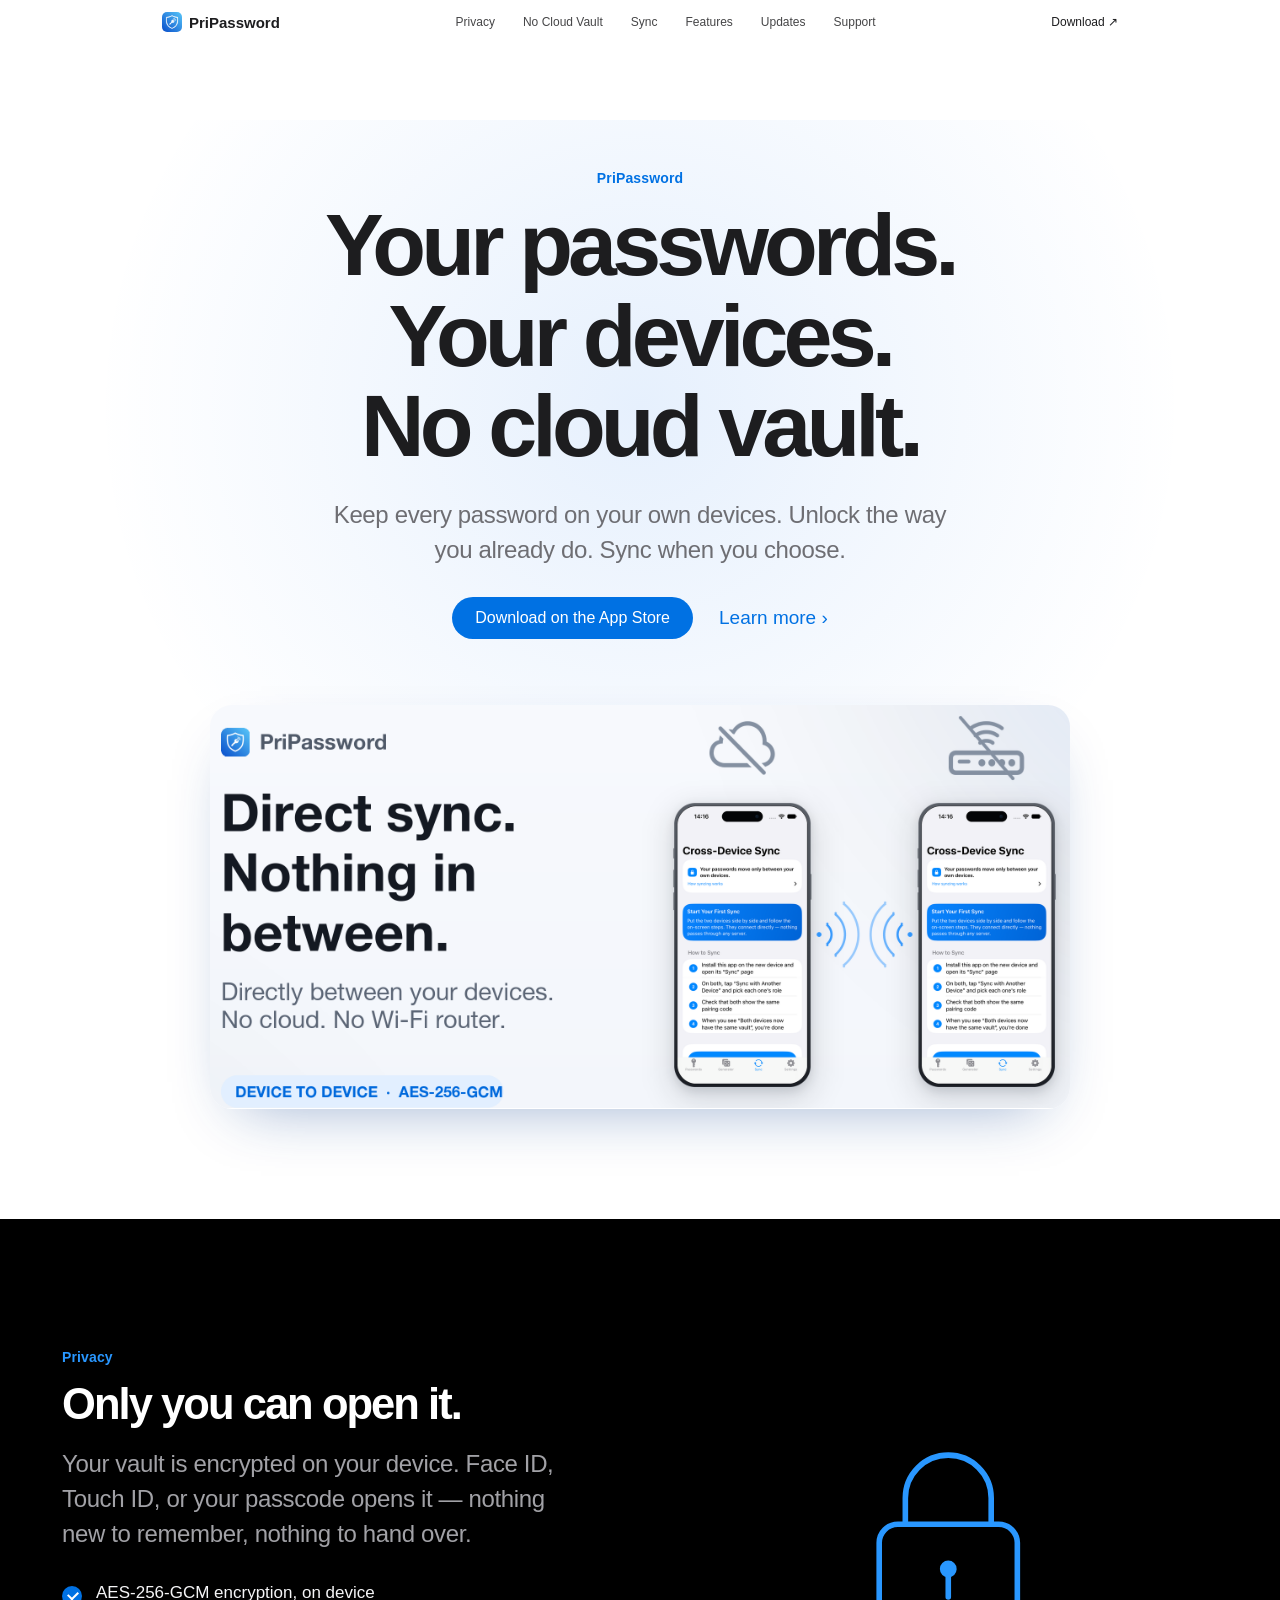
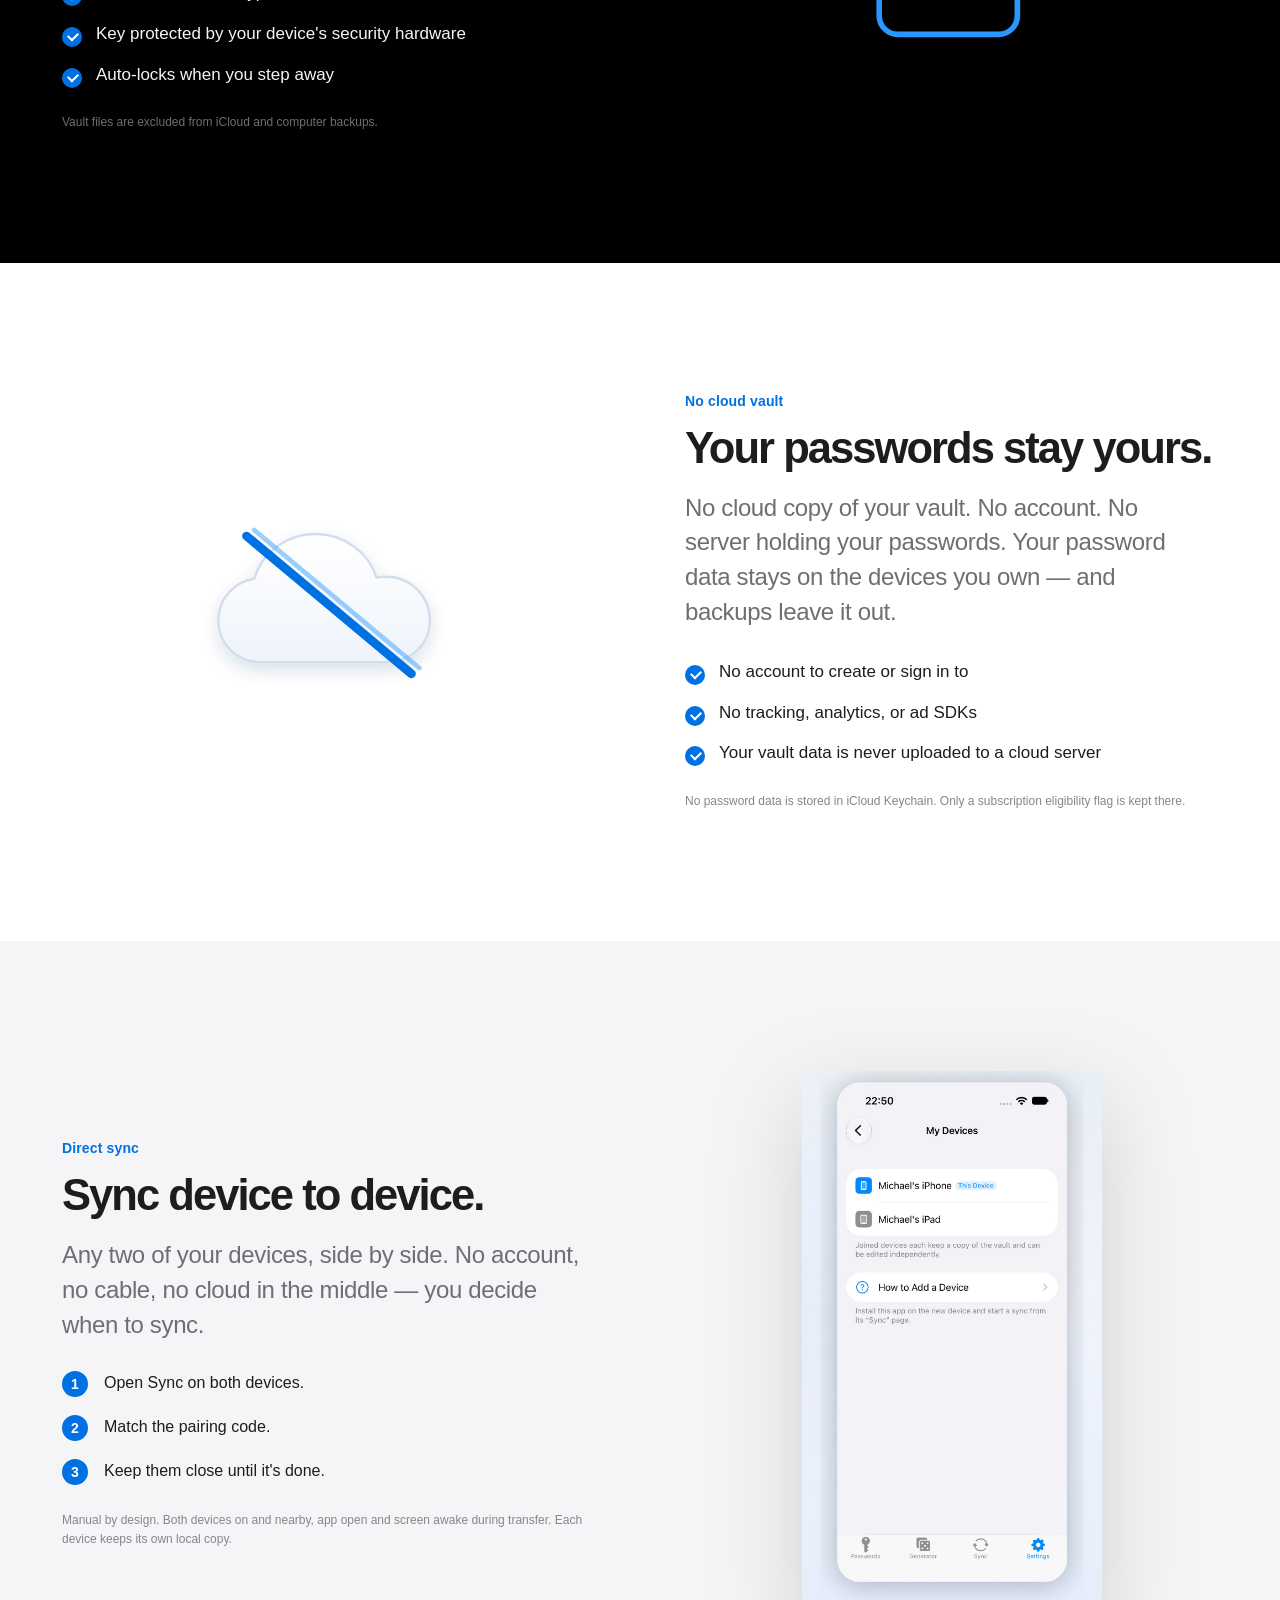
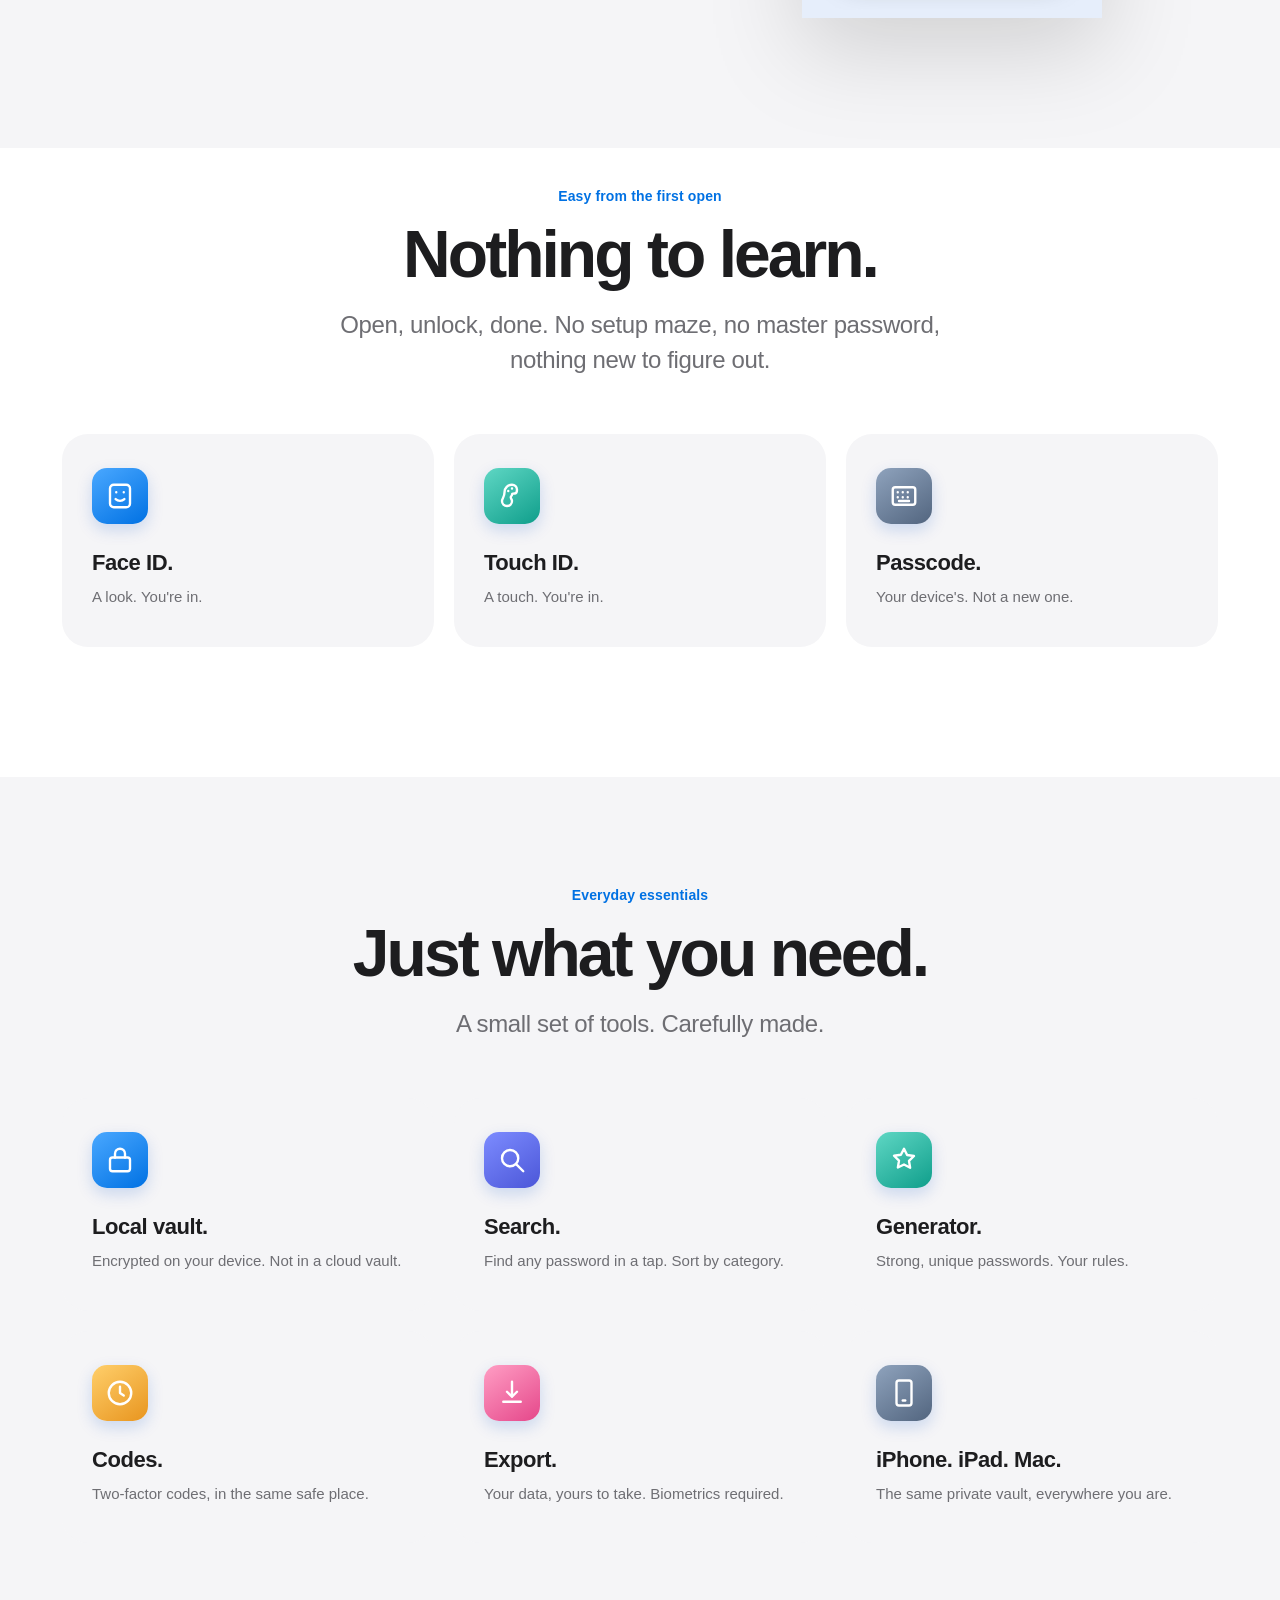
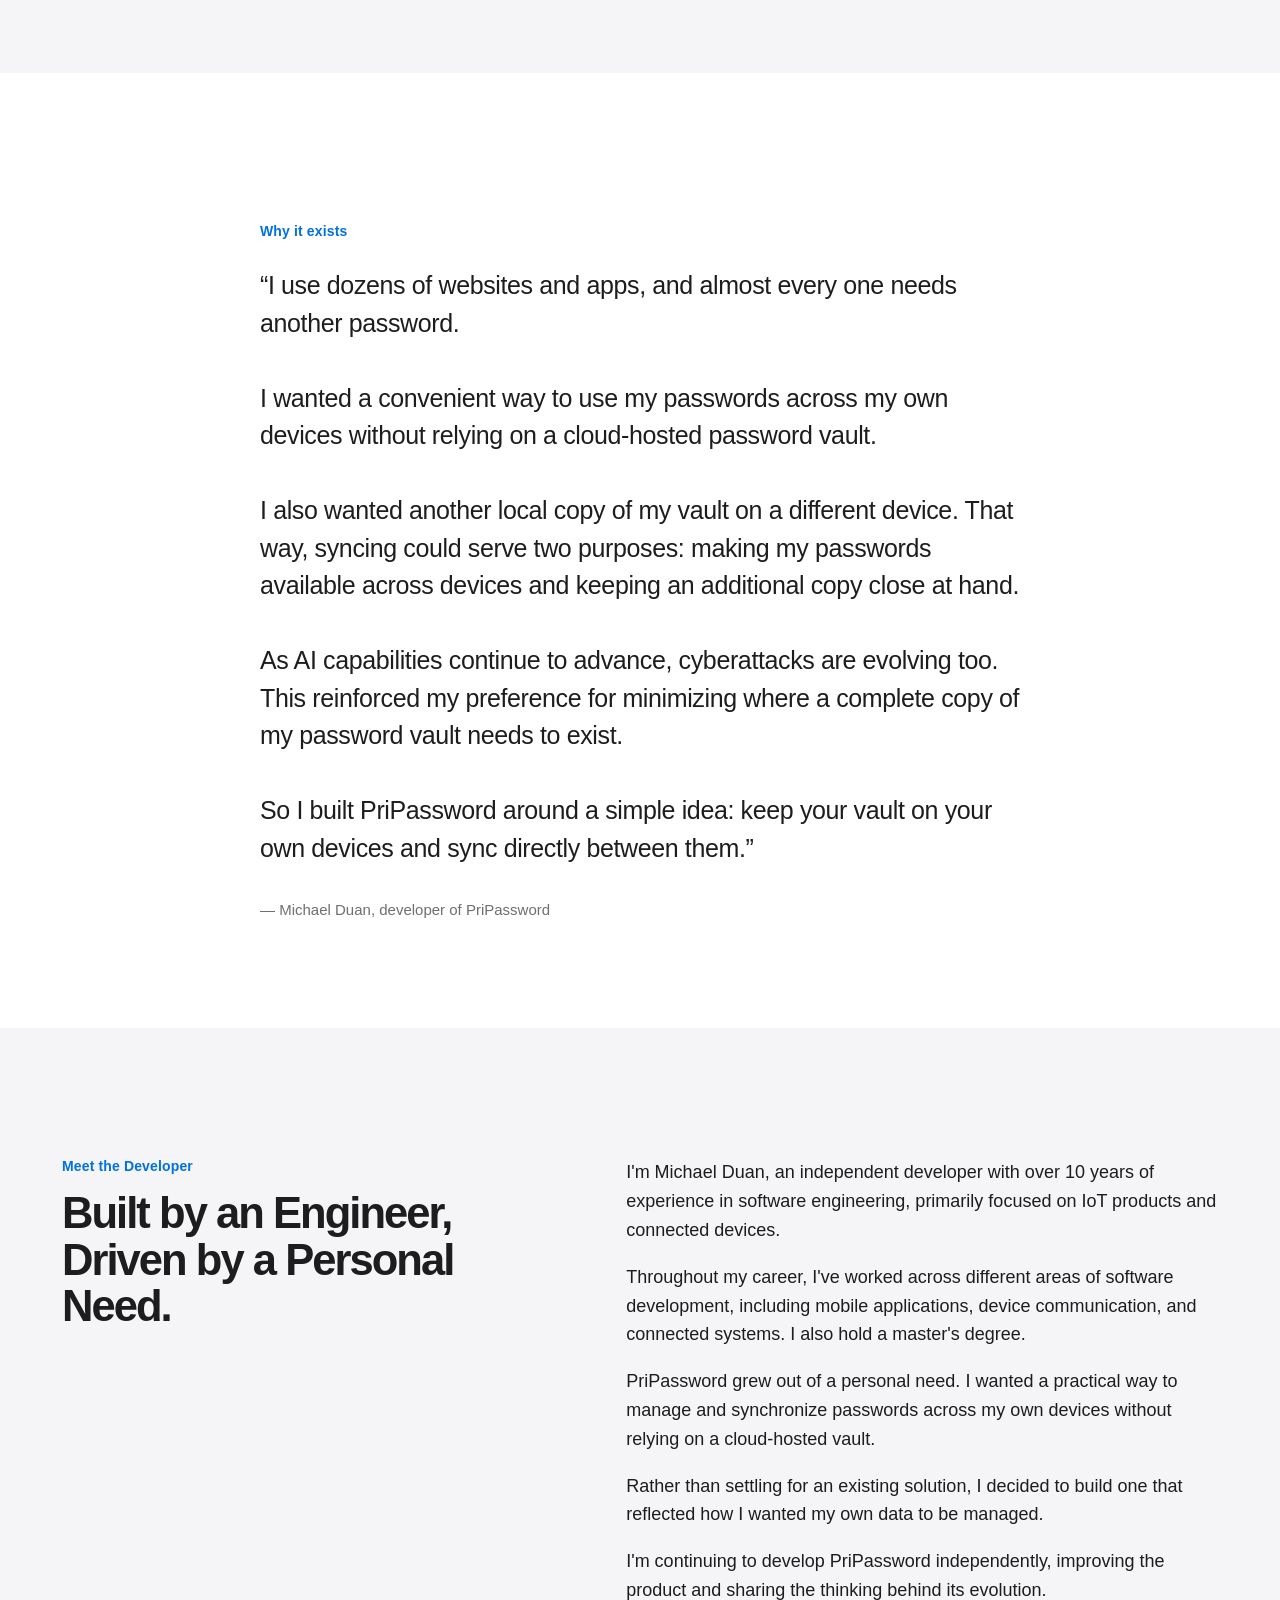
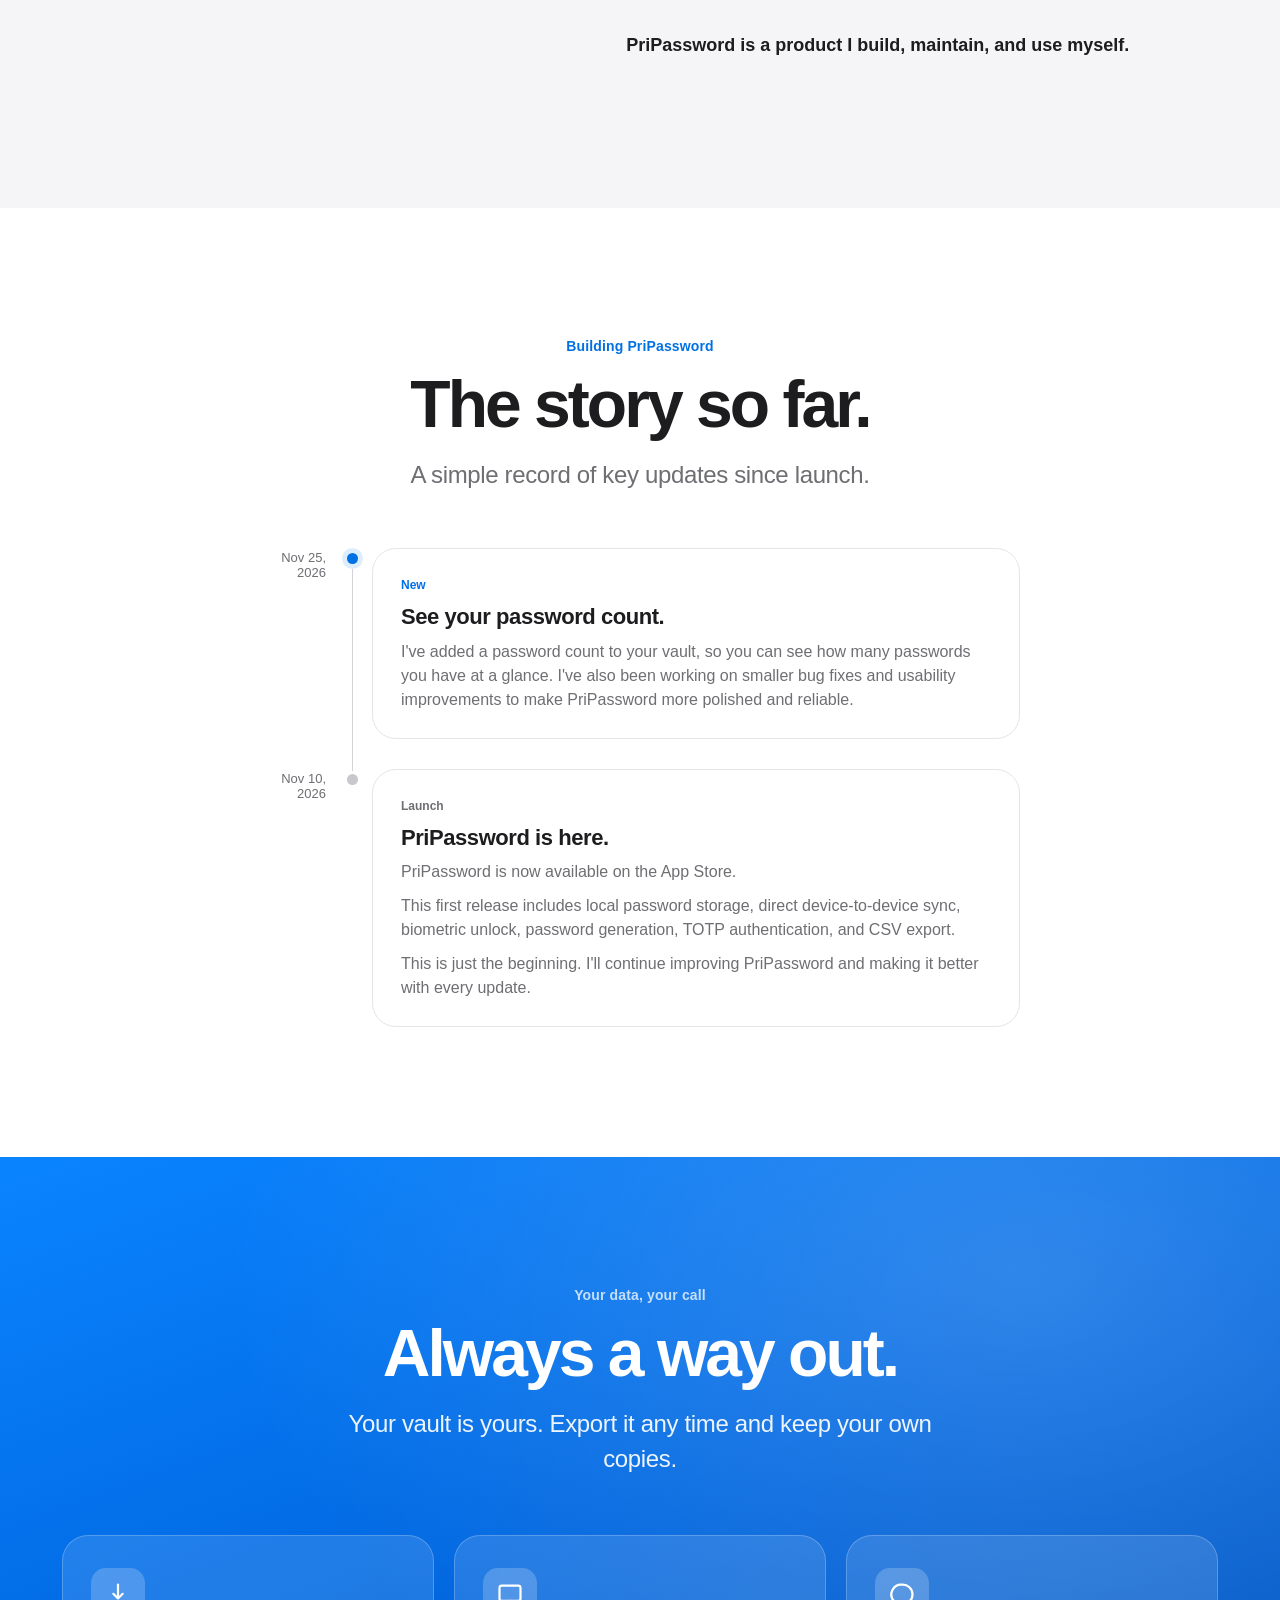
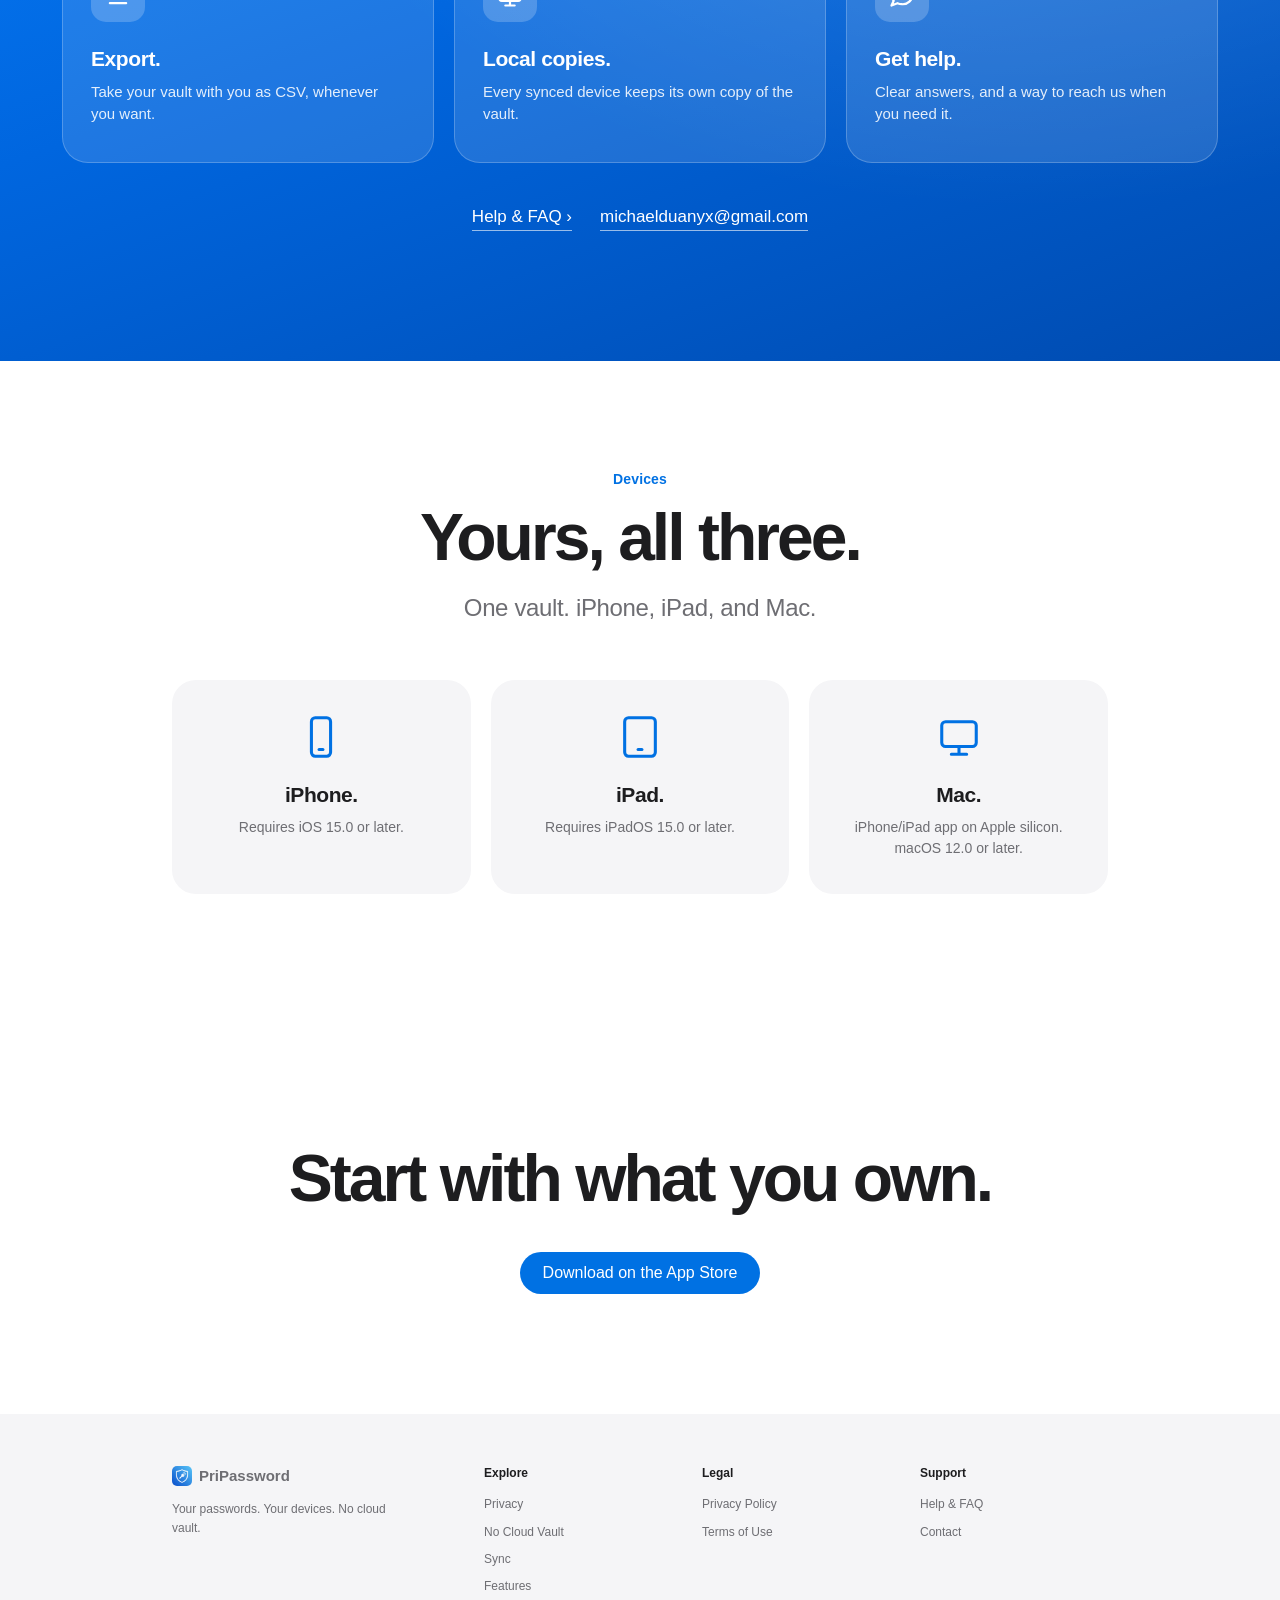
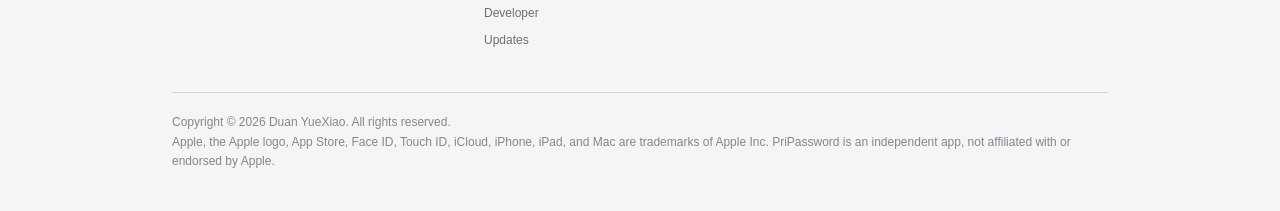
<file: index.html>
<!doctype html>
<html lang="en">
<head>
<meta charset="utf-8">
<meta name="viewport" content="width=device-width, initial-scale=1">
<meta name="description" content="PriPassword keeps your encrypted vault on your own devices. No cloud vault, no account, no tracking. Unlock with Face ID or your passcode. Direct sync between just two devices.">
<title>PriPassword — Your passwords. Your devices. No cloud vault.</title>
<link rel="icon" type="image/png" href="assets/favicon.png">
<link rel="apple-touch-icon" href="assets/apple-touch-icon.png">
<style>
:root{--ink:#1d1d1f;--muted:#6e6e73;--blue:#0071e3;--blue-d:#0077ed;--bg:#fff;--soft:#f5f5f7;--dark:#000}
*{box-sizing:border-box;margin:0;padding:0}
html{scroll-behavior:smooth;-webkit-text-size-adjust:100%}
body{font-family:-apple-system,BlinkMacSystemFont,"SF Pro Display","SF Pro Text","Helvetica Neue",Arial,sans-serif;color:var(--ink);background:var(--bg);-webkit-font-smoothing:antialiased}
img{max-width:100%;display:block}
a{color:var(--blue);text-decoration:none}
a:hover{text-decoration:underline}

/* nav */
.nav{position:fixed;top:0;left:0;right:0;height:44px;z-index:100;background:rgba(255,255,255,.8);backdrop-filter:saturate(180%) blur(20px);-webkit-backdrop-filter:saturate(180%) blur(20px)}
.nav-in{max-width:1000px;margin:0 auto;height:100%;display:flex;align-items:center;justify-content:space-between;padding:0 22px}
.nav a{color:#1d1d1f;font-size:12px}
.nav a:hover{text-decoration:none}
.brand{display:flex;align-items:center;gap:7px;font-weight:600!important;font-size:15px!important}
.brand img{width:20px;height:20px;border-radius:5px}
.nav-links{display:flex;gap:28px}
.nav-links a{opacity:.82}
.nav-links a:hover{opacity:1}

/* type */
h1{font-size:clamp(52px,7.2vw,88px);line-height:1.03;font-weight:700;letter-spacing:-.055em}
h2{font-size:clamp(40px,5.4vw,66px);line-height:1.06;font-weight:700;letter-spacing:-.045em}
h3{font-size:22px;font-weight:650;letter-spacing:-.02em;line-height:1.2}
.eyebrow{font-size:14px;font-weight:600;letter-spacing:.01em;color:var(--blue)}
.sub{font-size:clamp(19px,2.1vw,24px);line-height:1.45;color:var(--muted);letter-spacing:-.015em}
.foot{font-size:12px;line-height:1.6;color:#86868b}
.wrap{max-width:980px;margin:0 auto;padding:0 22px}
.wrap-wide{max-width:1200px;margin:0 auto;padding:0 22px}
section{padding:130px 0}
.reveal{opacity:0;transform:translateY(22px);transition:opacity .9s cubic-bezier(.28,.11,.32,1),transform .9s cubic-bezier(.28,.11,.32,1)}
.reveal.in{opacity:1;transform:none}
.btn{display:inline-block;font-size:16px;font-weight:400;padding:12px 23px;border-radius:980px;transition:transform .2s,background .2s}
.btn:hover{text-decoration:none;transform:scale(1.015)}
.btn-blue{background:var(--blue);color:#fff}
.btn-blue:hover{background:var(--blue-d)}
.btn-link{color:var(--blue);font-size:19px}
.btn-link:hover{text-decoration:underline}

/* hero */
.hero{position:relative;padding:170px 0 110px;text-align:center;overflow:hidden;isolation:isolate}
.hero:before{content:"";position:absolute;z-index:-1;left:50%;top:120px;width:min(1100px,120vw);height:820px;transform:translateX(-50%);background:radial-gradient(ellipse at 50% 35%,rgba(10,108,235,.10),rgba(10,108,235,.045) 40%,transparent 70%);pointer-events:none}
.hero h1{margin:14px 0 0}
.hero .sub{margin:26px auto 0;max-width:620px}
.hero-cta{margin-top:30px;display:flex;gap:26px;align-items:center;justify-content:center;flex-wrap:wrap}
.hero-video{display:block;margin:66px auto 0;width:100%;height:auto;max-width:860px;border-radius:22px;background:#fff;box-shadow:0 24px 60px -30px rgba(10,60,140,.45)}

/* benefit rows — 苹果产品页单焦点 */
.benefit{display:grid;grid-template-columns:1fr 1fr;gap:90px;align-items:center}
.benefit.rev .txt{order:2}
.benefit.rev .art{order:1}
/* 标题略收，避免两列下折出孤字行；balance 让折行更均衡 */
.benefit .txt h2{margin:16px 0 20px;font-size:clamp(32px,3.4vw,50px);text-wrap:balance}
.benefit .sub{max-width:520px}
.benefit .device{width:clamp(200px,24vw,300px);margin:0 auto;filter:drop-shadow(0 30px 46px rgba(0,0,0,.15))}
/* 概念插画：统一正方形舞台，尺寸随视口平滑缩放，小屏不占满整屏。
   两个 SVG viewBox 比例不同，交给 SVG 自身 preserveAspectRatio 居中 contain，
   视觉重量由舞台统一控制，而不是让 340px 固定宽度贯穿所有屏幕。 */
.concept{width:100%;max-width:clamp(180px,23vw,280px);aspect-ratio:1/1;margin:0 auto;display:flex;align-items:center;justify-content:center}
.concept svg{width:100%;height:100%;max-width:100%;max-height:100%}
/* 云是横向 viewBox，contain 后可见面积偏小；舞台放大 1.18 倍让两张插画视觉重量接近 */
.concept.cloud-concept{max-width:clamp(212px,27vw,330px)}
.checks{list-style:none;margin-top:30px;display:flex;flex-direction:column;gap:16px}
.checks li{position:relative;padding-left:34px;font-size:17px;line-height:1.45;color:var(--ink)}
.checks li:before{content:"";position:absolute;left:0;top:5px;width:20px;height:20px;border-radius:50%;background:var(--blue)}
.checks li:after{content:"";position:absolute;left:6px;top:10px;width:8px;height:5px;border-left:2px solid #fff;border-bottom:2px solid #fff;transform:rotate(-45deg)}
.foot-note{margin-top:26px}

/* dark */
.dark{background:var(--dark);color:#fff}
.dark h2{color:#fff}
.dark .sub{color:#a1a1a6}
.dark .eyebrow{color:#2997ff}
.dark .foot{color:#6e6e73}
.dark .checks li{color:#f5f5f7}

/* soft */
.soft{background:var(--soft)}

/* tiles */
.tiles{display:grid;grid-template-columns:repeat(3,1fr);gap:20px;margin-top:56px;text-align:left}
.tile{background:var(--soft);border-radius:26px;padding:34px 30px 38px;transition:transform .3s,box-shadow .3s}
.tile:hover{transform:translateY(-4px);box-shadow:0 16px 36px rgba(0,0,0,.07)}
.tile .ico{width:56px;height:56px;border-radius:15px;display:flex;align-items:center;justify-content:center;margin-bottom:26px;box-shadow:0 6px 16px rgba(0,80,200,.18)}
.tile .ico svg{width:30px;height:30px;stroke:#fff;fill:none;stroke-width:1.9;stroke-linecap:round;stroke-linejoin:round}
.tile h3{margin-bottom:10px}
.tile p{font-size:15px;line-height:1.5;color:var(--muted)}
.i-blue{background:linear-gradient(145deg,#4aa8ff,#0071e3)}
.i-indigo{background:linear-gradient(145deg,#7d8cff,#4b56d8)}
.i-teal{background:linear-gradient(145deg,#5fd7c4,#0f9e8b)}
.i-amber{background:linear-gradient(145deg,#ffcf6b,#e8951f)}
.i-pink{background:linear-gradient(145deg,#ff9ec4,#e5478a)}
.i-slate{background:linear-gradient(145deg,#8fa3bd,#52657f)}

/* steps */
.steps{margin-top:28px;display:flex;flex-direction:column;gap:18px}
.step{display:flex;gap:16px;font-size:16px;line-height:1.45}
.step .num{flex:none;width:26px;height:26px;border-radius:50%;background:var(--blue);color:#fff;font-size:14px;font-weight:600;display:flex;align-items:center;justify-content:center}

/* origin quote */
.origin{background:#fff;text-align:center;padding:150px 0 110px}
.origin blockquote{max-width:760px;margin:0 auto;font-size:clamp(19px,2.1vw,25px);line-height:1.5;font-weight:500;letter-spacing:-.015em;text-align:left}
.origin .sig{margin-top:34px;font-size:15px;color:var(--muted);text-align:left;max-width:760px;margin-left:auto;margin-right:auto}

/* developer */
.dev-grid{display:grid;grid-template-columns:.9fr 1.1fr;gap:80px;align-items:start}
.dev-grid h2{margin-top:16px;font-size:clamp(32px,3.4vw,50px);text-wrap:balance}
.dev-copy p{font-size:18px;line-height:1.6;color:var(--ink);margin-bottom:18px}
.dev-copy p:first-child{font-weight:500}
.dev-copy .signoff{margin-top:26px;font-weight:600}

/* build log */
.log-list{max-width:760px;margin:56px auto 0}
.log-item{position:relative;padding:0 0 30px 112px}
.log-item:before{content:"";position:absolute;left:87px;top:5px;width:11px;height:11px;border-radius:50%;background:#c7c7cc}
.log-item:after{content:"";position:absolute;left:92px;top:21px;bottom:-2px;width:1px;background:#d2d2d7}
.log-item:last-child{padding-bottom:0}
.log-item:last-child:after{display:none}
.log-item.latest:before{background:var(--blue);box-shadow:0 0 0 5px rgba(0,113,227,.13)}
.log-date{position:absolute;left:0;top:2px;width:66px;text-align:right;font-size:13px;font-weight:500;color:var(--muted)}
.log-card{background:#fff;border:1px solid #e5e5ea;border-radius:24px;padding:26px 28px;transition:transform .3s,box-shadow .3s}
.log-card:hover{transform:translateY(-3px);box-shadow:0 14px 34px rgba(0,0,0,.07)}
.log-tag{display:inline-block;margin-bottom:12px;font-size:12px;font-weight:600;color:var(--muted)}
.log-item.latest .log-tag{color:var(--blue)}
.log-card h3{margin-bottom:9px}
.log-card p{font-size:16px;line-height:1.5;color:var(--muted)}
.log-card p+p{margin-top:10px}

/* support band */
.band{position:relative;overflow:hidden;background:linear-gradient(160deg,#0a84ff 0%,#0066df 48%,#004bb0 100%);color:#fff}
.band:before{content:"";position:absolute;inset:0;background:radial-gradient(ellipse at 80% 15%,rgba(255,255,255,.18),transparent 55%);pointer-events:none}
.band{text-align:center}
.band .wrap-wide{position:relative}
.band .eyebrow{color:rgba(255,255,255,.75)}
.band h2{color:#fff}
.band .sub{color:rgba(255,255,255,.92)}
.band-cards{display:grid;grid-template-columns:repeat(3,1fr);gap:20px;margin-top:58px;text-align:left}
.band-card{background:rgba(255,255,255,.12);border:1px solid rgba(255,255,255,.22);border-radius:26px;padding:32px 28px 36px;transition:transform .3s,background .3s}
.band-card:hover{transform:translateY(-4px);background:rgba(255,255,255,.17)}
.band-card .bc-ico{width:54px;height:54px;border-radius:15px;background:rgba(255,255,255,.2);display:flex;align-items:center;justify-content:center;margin-bottom:24px}
.band-card .bc-ico svg{width:28px;height:28px;stroke:#fff;fill:none;stroke-width:1.9;stroke-linecap:round;stroke-linejoin:round}
.band-card h3{color:#fff;font-size:21px;margin-bottom:10px}
.band-card p{font-size:15px;line-height:1.5;color:rgba(255,255,255,.88)}
.band-links{margin-top:44px;display:flex;gap:28px;flex-wrap:wrap;justify-content:center}
.band-links a{font-size:17px;color:#fff;border-bottom:1px solid rgba(255,255,255,.6);padding-bottom:3px}
.band-links a:hover{border-bottom-color:#fff;text-decoration:none}

/* devices */
.reqs{display:grid;grid-template-columns:repeat(3,1fr);gap:20px;margin-top:54px;text-align:center}
.req{background:var(--soft);border-radius:24px;padding:34px 26px}
.req svg{width:46px;height:46px;stroke:var(--blue);fill:none;stroke-width:1.6;stroke-linecap:round;stroke-linejoin:round;margin:0 auto 18px}
.req h3{font-size:21px;margin-bottom:10px}
.req p{font-size:14px;line-height:1.55;color:var(--muted)}

/* cta */
.cta{text-align:center;padding:120px 0}
.cta h2{margin-bottom:38px}

/* footer */
.footer{background:var(--soft);padding:50px 0 40px;font-size:12px;color:var(--muted);line-height:1.6}
.footer-in{max-width:980px;margin:0 auto;padding:0 22px}
.footer-grid{display:grid;grid-template-columns:1.5fr 1fr 1fr 1fr;gap:30px;padding-bottom:34px;border-bottom:1px solid #d2d2d7}
.footer h4{font-size:12px;font-weight:600;color:var(--ink);margin-bottom:12px}
.footer ul{list-style:none}
.footer li{margin-bottom:8px}
.footer a{color:var(--muted)}
.footer a:hover{color:var(--blue);text-decoration:none}
.footer-bottom{padding-top:22px;color:#86868b}

@media(max-width:1100px){
  .wrap,.wrap-wide{padding:0 30px}
  .tiles{gap:16px}.tile{padding:28px 24px 32px}
  .benefit{gap:56px}
}
@media(max-width:900px){
  .nav-links{display:none}
  .benefit{grid-template-columns:1fr;gap:46px}
  .benefit.rev .txt,.benefit.rev .art{order:0}
  .benefit .device{max-width:300px}
  .tiles,.reqs,.band-cards{grid-template-columns:repeat(2,1fr)}
}
@media(max-width:680px){
  .wrap,.wrap-wide{padding:0 20px}
  section{padding:80px 0}
  .hero{padding:124px 0 72px}
  h1{font-size:clamp(33px,8.5vw,50px);letter-spacing:-.05em}
  h2{font-size:clamp(28px,7.2vw,40px)}
  .sub{font-size:17px;line-height:1.5}
  .hero-video{margin-top:48px;max-width:100%;border-radius:16px}
  .hero-cta{flex-direction:column;gap:18px}
  .tiles,.reqs,.band-cards{grid-template-columns:1fr;gap:14px}
  .tile{padding:26px 24px 30px}.tile .ico{margin-bottom:18px}
  .req{padding:28px 22px}
  .origin{padding:96px 0 80px}
  .origin blockquote{font-size:clamp(21px,5.4vw,26px)}
  .dev-grid{grid-template-columns:1fr;gap:28px}
  .dev-copy p{font-size:17px}
  .log-list{margin-top:42px}
  .log-item{padding-left:30px;padding-bottom:24px}
  .log-date{position:static;width:auto;text-align:left;display:block;margin-bottom:10px}
  .log-item:before{left:3px;top:4px}
  .log-item:after{left:8px;top:20px}
  .log-card{padding:22px 22px 24px;border-radius:20px}
  .cta{padding:92px 0}
}
@media(max-width:480px){
  .brand{font-size:14px!important}.nav a{font-size:11px}
  h1{font-size:clamp(29px,8vw,36px)}
  .btn{font-size:15px}
  .footer-grid{grid-template-columns:1fr 1fr;gap:22px}
  .footer-grid>div:first-child{grid-column:1/-1}
}
@media(prefers-reduced-motion:reduce){html{scroll-behavior:auto}.reveal{opacity:1;transform:none;transition:none}}
</style>
</head>
<body>

<nav class="nav">
  <div class="nav-in">
    <a class="brand" href="#top"><img src="assets/AppIcon.png" alt="">PriPassword</a>
    <div class="nav-links">
      <a href="#privacy">Privacy</a>
      <a href="#cloud">No Cloud Vault</a>
      <a href="#sync">Sync</a>
      <a href="#essentials">Features</a>
      <a href="#updates">Updates</a>
      <a href="#support">Support</a>
    </div>
    <a href="https://apps.apple.com/app/pripassword-password-manager/id6799293664" target="_blank" rel="noopener">Download ↗</a>
  </div>
</nav>

<header class="hero" id="top">
  <div class="wrap">
    <div class="eyebrow reveal">PriPassword</div>
    <h1 class="reveal">Your passwords.<br>Your devices.<br>No cloud vault.</h1>
    <p class="sub reveal">Keep every password on your own devices. Unlock the way you already do. Sync when you choose.</p>
    <div class="hero-cta reveal">
      <a class="btn btn-blue" href="https://apps.apple.com/app/pripassword-password-manager/id6799293664" target="_blank" rel="noopener">Download on the App Store</a>
      <a class="btn-link" href="#privacy">Learn more ›</a>
    </div>
    <video class="hero-video reveal" width="2042" height="958" autoplay muted loop playsinline disablepictureinpicture preload="metadata" poster="assets/hero-poster-20261125.png" aria-label="PriPassword syncs directly between your devices">
      <source src="assets/hero-promo-20261125.mp4" type="video/mp4">
    </video>
  </div>
</header>

<!-- 核心价值 1：极致隐私 -->
<section class="dark" id="privacy">
  <div class="wrap-wide benefit">
    <div class="txt reveal">
      <div class="eyebrow">Privacy</div>
      <h2>Only you can open it.</h2>
      <p class="sub">Your vault is encrypted on your device. Face ID, Touch ID, or your passcode opens it — nothing new to remember, nothing to hand over.</p>
      <ul class="checks">
        <li>AES-256-GCM encryption, on device</li>
        <li>Key protected by your device's security hardware</li>
        <li>Auto-locks when you step away</li>
      </ul>
      <p class="foot foot-note">Vault files are excluded from iCloud and computer backups.</p>
    </div>
    <div class="art reveal">
      <div class="concept lock-concept">
        <svg viewBox="0 0 300 300" role="img" aria-label="A lock" xmlns="http://www.w3.org/2000/svg">
          <path d="M100 132V104C100 78.5 120.5 58 146 58C171.5 58 192 78.5 192 104V132" fill="none" stroke="#2997FF" stroke-width="6" stroke-linecap="round"/>
          <rect x="72" y="132" width="148" height="118" rx="20" fill="none" stroke="#2997FF" stroke-width="6"/>
          <circle cx="146" cy="180" r="9" fill="#2997FF"/>
          <path d="M146 189V210" stroke="#2997FF" stroke-width="6" stroke-linecap="round"/>
        </svg>
      </div>
    </div>
  </div>
</section>

<!-- 核心价值 2：不上云 -->
<section id="cloud">
  <div class="wrap-wide benefit rev">
    <div class="txt reveal">
      <div class="eyebrow">No cloud vault</div>
      <h2>Your passwords stay yours.</h2>
      <p class="sub">No cloud copy of your vault. No account. No server holding your passwords. Your password data stays on the devices you own — and backups leave it out.</p>
      <ul class="checks">
        <li>No account to create or sign in to</li>
        <li>No tracking, analytics, or ad SDKs</li>
        <li>Your vault data is never uploaded to a cloud server</li>
      </ul>
      <p class="foot foot-note">No password data is stored in iCloud Keychain. Only a subscription eligibility flag is kept there.</p>
    </div>
    <div class="art reveal">
      <div class="concept cloud-concept">
        <svg viewBox="0 0 340 240" role="img" aria-label="A crossed-out cloud" xmlns="http://www.w3.org/2000/svg">
          <defs>
            <linearGradient id="cg-cloud" x1="0" y1="0" x2="0" y2="1">
              <stop offset="0" stop-color="#ffffff"/><stop offset="1" stop-color="#eff4fb"/>
            </linearGradient>
            <filter id="cg-shadow" x="-30%" y="-30%" width="160%" height="160%">
              <feGaussianBlur in="SourceAlpha" stdDeviation="8"/>
              <feOffset dy="7" result="o"/>
              <feFlood flood-color="#0a3a80" flood-opacity="0.15"/>
              <feComposite in2="o" operator="in"/>
              <feMerge><feMergeNode/><feMergeNode in="SourceGraphic"/></feMerge>
            </filter>
          </defs>
          <g filter="url(#cg-shadow)">
            <path d="M99 182c-24 0-43-19-43-43 0-22 16-40 37-43 8-27 33-46 63-46 30 0 55 19 63 45 3-1 7-1 10-1 25 0 45 20 45 45s-20 43-45 43z" fill="url(#cg-cloud)" stroke="#d3deed" stroke-width="2.5" stroke-linejoin="round"/>
          </g>
          <path d="M85 52 L255 194" fill="none" stroke="#0071e3" stroke-width="9" stroke-linecap="round"/>
          <path d="M93 46 L263 188" fill="none" stroke="#4aa8ff" stroke-width="5" stroke-linecap="round" opacity="0.55"/>
        </svg>
      </div>
    </div>
  </div>
</section>

<!-- 核心价值 3：设备间直接同步 -->
<section class="soft" id="sync">
  <div class="wrap-wide benefit">
    <div class="txt reveal">
      <div class="eyebrow">Direct sync</div>
      <h2>Sync device to device.</h2>
      <p class="sub">Any two of your devices, side by side. No account, no cable, no cloud in the middle — you decide when to sync.</p>
      <div class="steps">
        <div class="step"><span class="num">1</span><span>Open Sync on both devices.</span></div>
        <div class="step"><span class="num">2</span><span>Match the pairing code.</span></div>
        <div class="step"><span class="num">3</span><span>Keep them close until it's done.</span></div>
      </div>
      <p class="foot foot-note">Manual by design. Both devices on and nearby, app open and screen awake during transfer. Each device keeps its own local copy.</p>
    </div>
    <div class="art reveal"><img class="device" src="assets/device-sync.png" alt="PriPassword sync between two devices"></div>
  </div>
</section>

<!-- 支撑：易上手 -->
<section id="unlock" style="padding-top:40px">
  <div class="wrap-wide">
    <div style="text-align:center;max-width:640px;margin:0 auto" class="reveal">
      <div class="eyebrow">Easy from the first open</div>
      <h2 style="margin:16px 0 18px">Nothing to learn.</h2>
      <p class="sub">Open, unlock, done. No setup maze, no master password, nothing new to figure out.</p>
    </div>
    <div class="tiles">
      <div class="tile reveal">
        <div class="ico i-blue"><svg viewBox="0 0 24 24" fill="none" stroke="#fff" stroke-width="1.9" stroke-linecap="round" stroke-linejoin="round"><rect x="4" y="3" width="16" height="18" rx="3"/><path d="M9 9h.01M15 9h.01M8.5 14.5a5 5 0 0 0 7 0"/></svg></div>
        <h3>Face ID.</h3><p>A look. You're in.</p>
      </div>
      <div class="tile reveal">
        <div class="ico i-teal"><svg viewBox="0 0 24 24" fill="none" stroke="#fff" stroke-width="1.9" stroke-linecap="round" stroke-linejoin="round"><path d="M12 3a6 6 0 0 0-6 6c0 4-2 5-2 7a4 4 0 0 0 8 0c0-1-1-2-1-3s1-1 1-2 1-1 2-1 2-1 2-3a4 4 0 0 0-4-4z"/><path d="M9 8h.01M12 6h.01"/></svg></div>
        <h3>Touch ID.</h3><p>A touch. You're in.</p>
      </div>
      <div class="tile reveal">
        <div class="ico i-slate"><svg viewBox="0 0 24 24" fill="none" stroke="#fff" stroke-width="1.9" stroke-linecap="round" stroke-linejoin="round"><rect x="3" y="5" width="18" height="14" rx="2"/><path d="M7 9h.01M11 9h.01M15 9h.01M7 13h.01M11 13h.01M15 13h.01M8 16h8"/></svg></div>
        <h3>Passcode.</h3><p>Your device's. Not a new one.</p>
      </div>
    </div>
  </div>
</section>

<!-- 支撑：功能 -->
<section id="essentials" class="soft" style="padding-top:110px">
  <div class="wrap-wide">
    <div class="reveal" style="text-align:center;max-width:640px;margin:0 auto">
      <div class="eyebrow">Everyday essentials</div>
      <h2 style="margin:16px 0 18px">Just what you need.</h2>
      <p class="sub">A small set of tools. Carefully made.</p>
    </div>
    <div class="tiles">
      <div class="tile reveal"><div class="ico i-blue"><svg viewBox="0 0 24 24" fill="none" stroke="#fff" stroke-width="1.9" stroke-linecap="round" stroke-linejoin="round"><rect x="4" y="10" width="16" height="11" rx="2"/><path d="M8 10V7a4 4 0 0 1 8 0v3"/></svg></div><h3>Local vault.</h3><p>Encrypted on your device. Not in a cloud vault.</p></div>
      <div class="tile reveal"><div class="ico i-indigo"><svg viewBox="0 0 24 24" fill="none" stroke="#fff" stroke-width="1.9" stroke-linecap="round" stroke-linejoin="round"><circle cx="10.5" cy="10.5" r="6.5"/><path d="M15.5 15.5L21 21"/></svg></div><h3>Search.</h3><p>Find any password in a tap. Sort by category.</p></div>
      <div class="tile reveal"><div class="ico i-teal"><svg viewBox="0 0 24 24" fill="none" stroke="#fff" stroke-width="1.9" stroke-linecap="round" stroke-linejoin="round"><path d="M12 3l2.5 5 5.5.8-4 3.9.9 5.5-4.9-2.6L7.1 18l.9-5.5-4-3.9 5.5-.8z"/></svg></div><h3>Generator.</h3><p>Strong, unique passwords. Your rules.</p></div>
      <div class="tile reveal"><div class="ico i-amber"><svg viewBox="0 0 24 24" fill="none" stroke="#fff" stroke-width="1.9" stroke-linecap="round" stroke-linejoin="round"><circle cx="12" cy="12" r="9"/><path d="M12 7v5l3 2"/></svg></div><h3>Codes.</h3><p>Two-factor codes, in the same safe place.</p></div>
      <div class="tile reveal"><div class="ico i-pink"><svg viewBox="0 0 24 24" fill="none" stroke="#fff" stroke-width="1.9" stroke-linecap="round" stroke-linejoin="round"><path d="M12 3v12M8 11l4 4 4-4"/><path d="M5 19h14"/></svg></div><h3>Export.</h3><p>Your data, yours to take. Biometrics required.</p></div>
      <div class="tile reveal"><div class="ico i-slate"><svg viewBox="0 0 24 24" fill="none" stroke="#fff" stroke-width="1.9" stroke-linecap="round" stroke-linejoin="round"><rect x="6" y="2" width="12" height="20" rx="2"/><path d="M11 18h2"/></svg></div><h3>iPhone. iPad. Mac.</h3><p>The same private vault, everywhere you are.</p></div>
    </div>
  </div>
</section>

<!-- 初衷（真实原文） -->
<section class="origin">
  <div class="wrap reveal">
    <div class="eyebrow" style="margin-bottom:28px;max-width:760px;margin-left:auto;margin-right:auto;text-align:left">Why it exists</div>
    <blockquote>“I use dozens of websites and apps, and almost every one needs another password.<br><br>I wanted a convenient way to use my passwords across my own devices without relying on a cloud-hosted password vault.<br><br>I also wanted another local copy of my vault on a different device. That way, syncing could serve two purposes: making my passwords available across devices and keeping an additional copy close at hand.<br><br>As AI capabilities continue to advance, cyberattacks are evolving too. This reinforced my preference for minimizing where a complete copy of my password vault needs to exist.<br><br>So I built PriPassword around a simple idea: keep your vault on your own devices and sync directly between them.”</blockquote>
    <p class="sig">— Michael Duan, developer of PriPassword</p>
  </div>
</section>

<!-- 开发者：用真实背景与亲自使用的事实建立信任 -->
<section id="developer" class="soft">
  <div class="wrap-wide dev-grid">
    <div class="reveal">
      <div class="eyebrow">Meet the Developer</div>
      <h2>Built by an Engineer,<br>Driven by a Personal Need.</h2>
    </div>
    <div class="dev-copy reveal">
      <p>I'm Michael Duan, an independent developer with over 10 years of experience in software engineering, primarily focused on IoT products and connected devices.</p>
      <p>Throughout my career, I've worked across different areas of software development, including mobile applications, device communication, and connected systems. I also hold a master's degree.</p>
      <p>PriPassword grew out of a personal need. I wanted a practical way to manage and synchronize passwords across my own devices without relying on a cloud-hosted vault.</p>
      <p>Rather than settling for an existing solution, I decided to build one that reflected how I wanted my own data to be managed.</p>
      <p>I'm continuing to develop PriPassword independently, improving the product and sharing the thinking behind its evolution.</p>
      <p class="signoff">PriPassword is a product I build, maintain, and use myself.</p>
    </div>
  </div>
</section>

<!-- 产品进展：只记录用户可感知的变化，自然呈现迭代过程 -->
<section id="updates">
  <div class="wrap">
    <div class="reveal" style="text-align:center;max-width:640px;margin:0 auto">
      <div class="eyebrow">Building PriPassword</div>
      <h2 style="margin:16px 0 18px">The story so far.</h2>
      <p class="sub">A simple record of key updates since launch.</p>
    </div>
    <div class="log-list">
      <article class="log-item latest reveal">
        <time class="log-date" datetime="2026-11-25">Nov 25, 2026</time>
        <div class="log-card">
          <span class="log-tag">New</span>
          <h3>See your password count.</h3>
          <p>I've added a password count to your vault, so you can see how many passwords you have at a glance. I've also been working on smaller bug fixes and usability improvements to make PriPassword more polished and reliable.</p>
        </div>
      </article>
      <article class="log-item reveal">
        <time class="log-date" datetime="2026-11-10">Nov 10, 2026</time>
        <div class="log-card">
          <span class="log-tag">Launch</span>
          <h3>PriPassword is here.</h3>
          <p>PriPassword is now available on the App Store.</p>
          <p>This first release includes local password storage, direct device-to-device sync, biometric unlock, password generation, TOTP authentication, and CSV export.</p>
          <p>This is just the beginning. I'll continue improving PriPassword and making it better with every update.</p>
        </div>
      </article>
    </div>
  </div>
</section>

<!-- 支撑：数据可控 + 支持可达 -->
<section class="band" id="support">
  <div class="wrap-wide">
    <div class="reveal" style="text-align:center">
      <div class="eyebrow">Your data, your call</div>
      <h2 style="margin:16px 0 18px">Always a way out.</h2>
      <p class="sub" style="max-width:620px;margin:0 auto">Your vault is yours. Export it any time and keep your own copies.</p>
    </div>
    <div class="band-cards">
      <div class="band-card reveal">
        <div class="bc-ico"><svg viewBox="0 0 24 24"><path d="M12 3v12M8 11l4 4 4-4"/><path d="M5 19h14"/></svg></div>
        <h3>Export.</h3>
        <p>Take your vault with you as CSV, whenever you want.</p>
      </div>
      <div class="band-card reveal">
        <div class="bc-ico"><svg viewBox="0 0 24 24"><rect x="3" y="4" width="18" height="13" rx="2"/><path d="M8 21h8M12 17v4"/></svg></div>
        <h3>Local copies.</h3>
        <p>Every synced device keeps its own copy of the vault.</p>
      </div>
      <div class="band-card reveal">
        <div class="bc-ico"><svg viewBox="0 0 24 24"><path d="M21 11.5a8.4 8.4 0 0 1-9 8.4 9 9 0 0 1-3.9-.9L3 21l1.9-4.1A8.4 8.4 0 0 1 12 3.1a8.4 8.4 0 0 1 9 8.4z"/></svg></div>
        <h3>Get help.</h3>
        <p>Clear answers, and a way to reach us when you need it.</p>
      </div>
    </div>
    <div class="band-links reveal" style="text-align:center">
      <a href="https://michael-duany.github.io/PriPassword/support.html" target="_blank" rel="noopener">Help &amp; FAQ ›</a>
      <a href="mailto:michaelduanyx@gmail.com">michaelduanyx@gmail.com</a>
    </div>
  </div>
</section>

<!-- 设备要求 -->
<section id="devices" style="padding-top:110px">
  <div class="wrap">
    <div style="text-align:center;max-width:620px;margin:0 auto">
      <div class="eyebrow">Devices</div>
      <h2 style="margin:16px 0 18px">Yours, all three.</h2>
      <p class="sub">One vault. iPhone, iPad, and Mac.</p>
    </div>
    <div class="reqs">
      <div class="req reveal"><svg viewBox="0 0 24 24" fill="none" stroke="#0071e3" stroke-width="1.6" stroke-linecap="round" stroke-linejoin="round"><rect x="7" y="2" width="10" height="20" rx="2"/><path d="M11 18.5h2"/></svg><h3>iPhone.</h3><p>Requires iOS 15.0 or later.</p></div>
      <div class="req reveal"><svg viewBox="0 0 24 24" fill="none" stroke="#0071e3" stroke-width="1.6" stroke-linecap="round" stroke-linejoin="round"><rect x="4" y="2" width="16" height="20" rx="2"/><path d="M11 18.5h2"/></svg><h3>iPad.</h3><p>Requires iPadOS 15.0 or later.</p></div>
      <div class="req reveal"><svg viewBox="0 0 24 24" fill="none" stroke="#0071e3" stroke-width="1.6" stroke-linecap="round" stroke-linejoin="round"><rect x="3" y="4" width="18" height="13" rx="2"/><path d="M8 21h8M12 17v4"/></svg><h3>Mac.</h3><p>iPhone/iPad app on Apple silicon. macOS 12.0 or later.</p></div>
    </div>
  </div>
</section>

<section class="cta" id="download">
  <div class="wrap reveal">
    <h2>Start with what you own.</h2>
    <a class="btn btn-blue" href="https://apps.apple.com/app/pripassword-password-manager/id6799293664" target="_blank" rel="noopener">Download on the App Store</a>
  </div>
</section>

<footer class="footer">
  <div class="footer-in">
    <div class="footer-grid">
      <div>
        <a class="brand" href="#top" style="margin-bottom:12px"><img src="assets/AppIcon.png" alt="">PriPassword</a>
        <p style="max-width:240px">Your passwords. Your devices. No cloud vault.</p>
      </div>
      <div><h4>Explore</h4><ul>
        <li><a href="#privacy">Privacy</a></li>
        <li><a href="#cloud">No Cloud Vault</a></li>
        <li><a href="#sync">Sync</a></li>
        <li><a href="#essentials">Features</a></li>
        <li><a href="#developer">Developer</a></li>
        <li><a href="#updates">Updates</a></li>
      </ul></div>
      <div><h4>Legal</h4><ul>
        <li><a href="https://michael-duany.github.io/PriPassword/privacy.html" target="_blank" rel="noopener">Privacy Policy</a></li>
        <li><a href="https://michael-duany.github.io/PriPassword/terms.html" target="_blank" rel="noopener">Terms of Use</a></li>
      </ul></div>
      <div><h4>Support</h4><ul>
        <li><a href="https://michael-duany.github.io/PriPassword/support.html" target="_blank" rel="noopener">Help &amp; FAQ</a></li>
        <li><a href="mailto:michaelduanyx@gmail.com">Contact</a></li>
      </ul></div>
    </div>
    <div class="footer-bottom" style="padding-top:20px">
      Copyright © 2026 Duan YueXiao. All rights reserved.<br>
      Apple, the Apple logo, App Store, Face ID, Touch ID, iCloud, iPhone, iPad, and Mac are trademarks of Apple Inc. PriPassword is an independent app, not affiliated with or endorsed by Apple.
    </div>
  </div>
</footer>

<script>
(function(){
  var items=document.querySelectorAll('.reveal');
  if(!('IntersectionObserver' in window)){items.forEach(function(e){e.classList.add('in')});return}
  var io=new IntersectionObserver(function(es){es.forEach(function(e){if(e.isIntersecting){e.target.classList.add('in');io.unobserve(e.target)}})},{threshold:.1,rootMargin:'0px 0px -30px 0px'});
  items.forEach(function(e){io.observe(e)});
})();
</script>
</body>
</html>
</file>
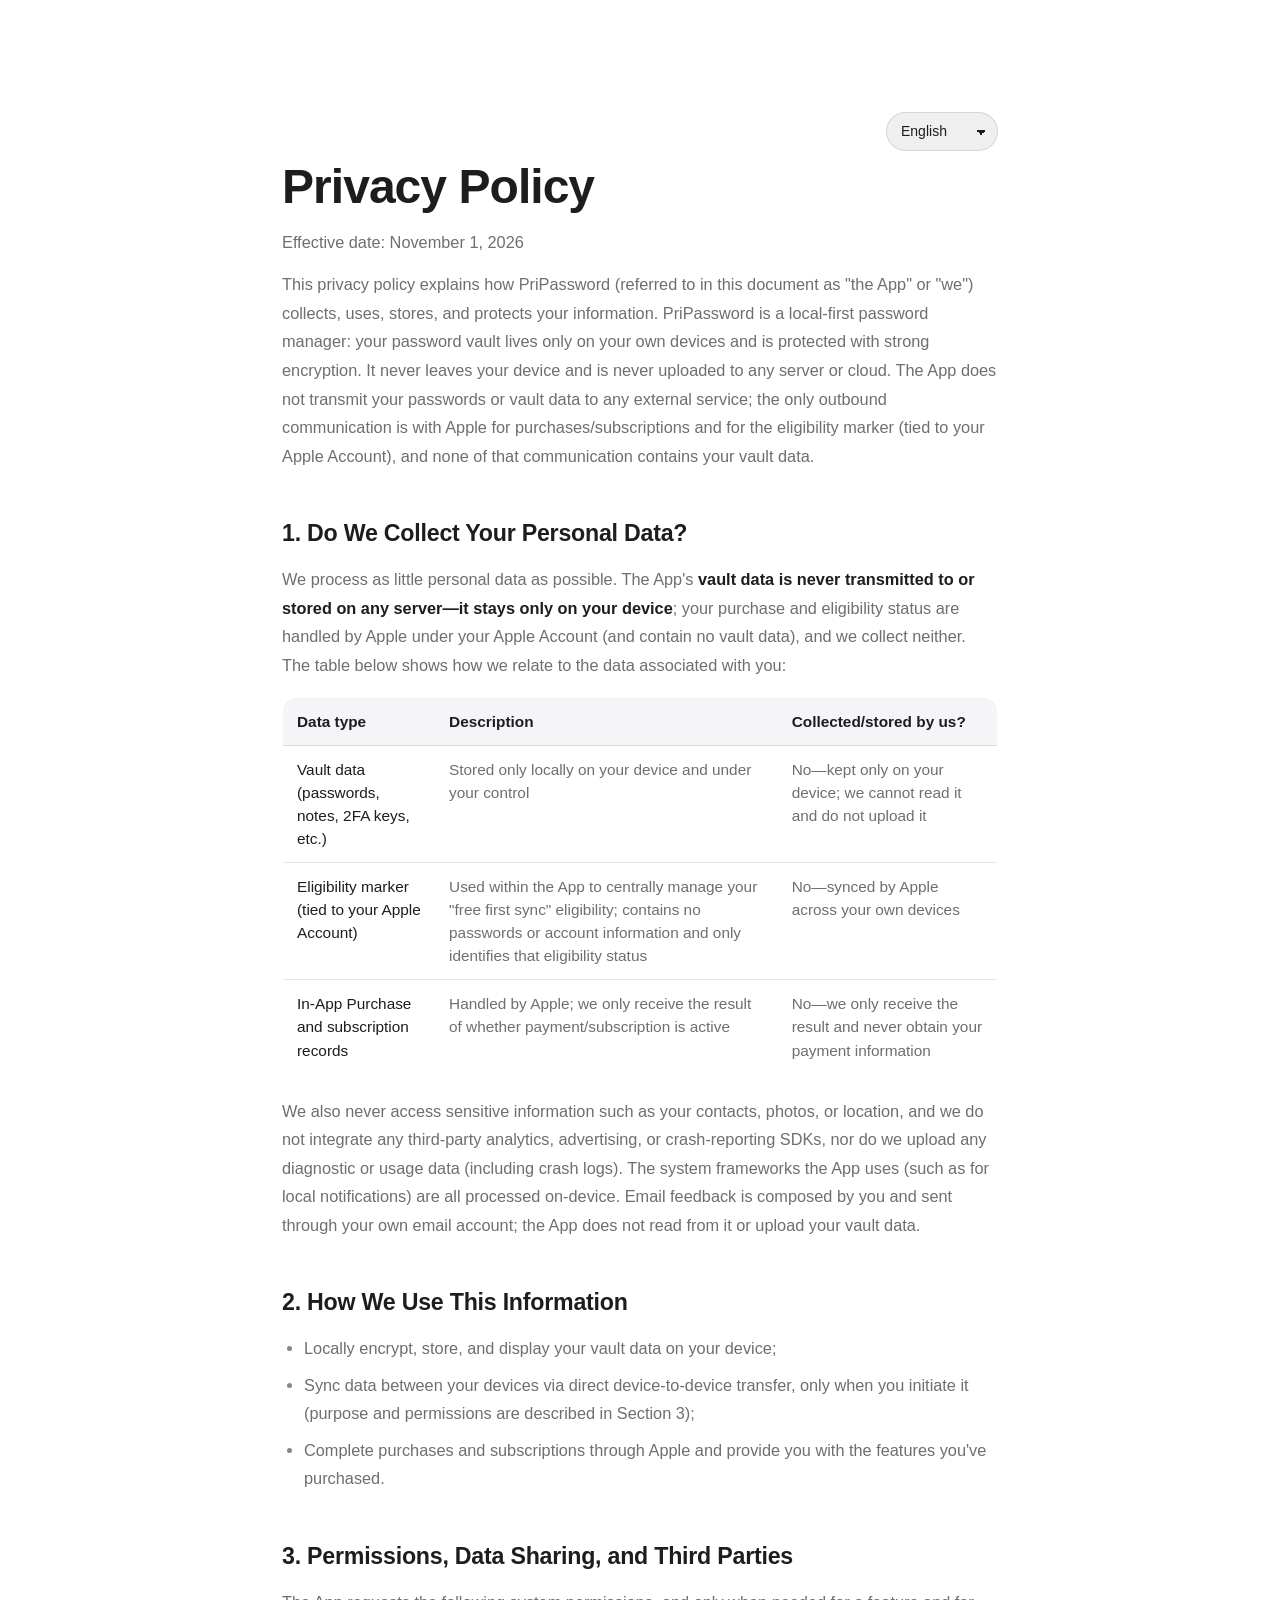
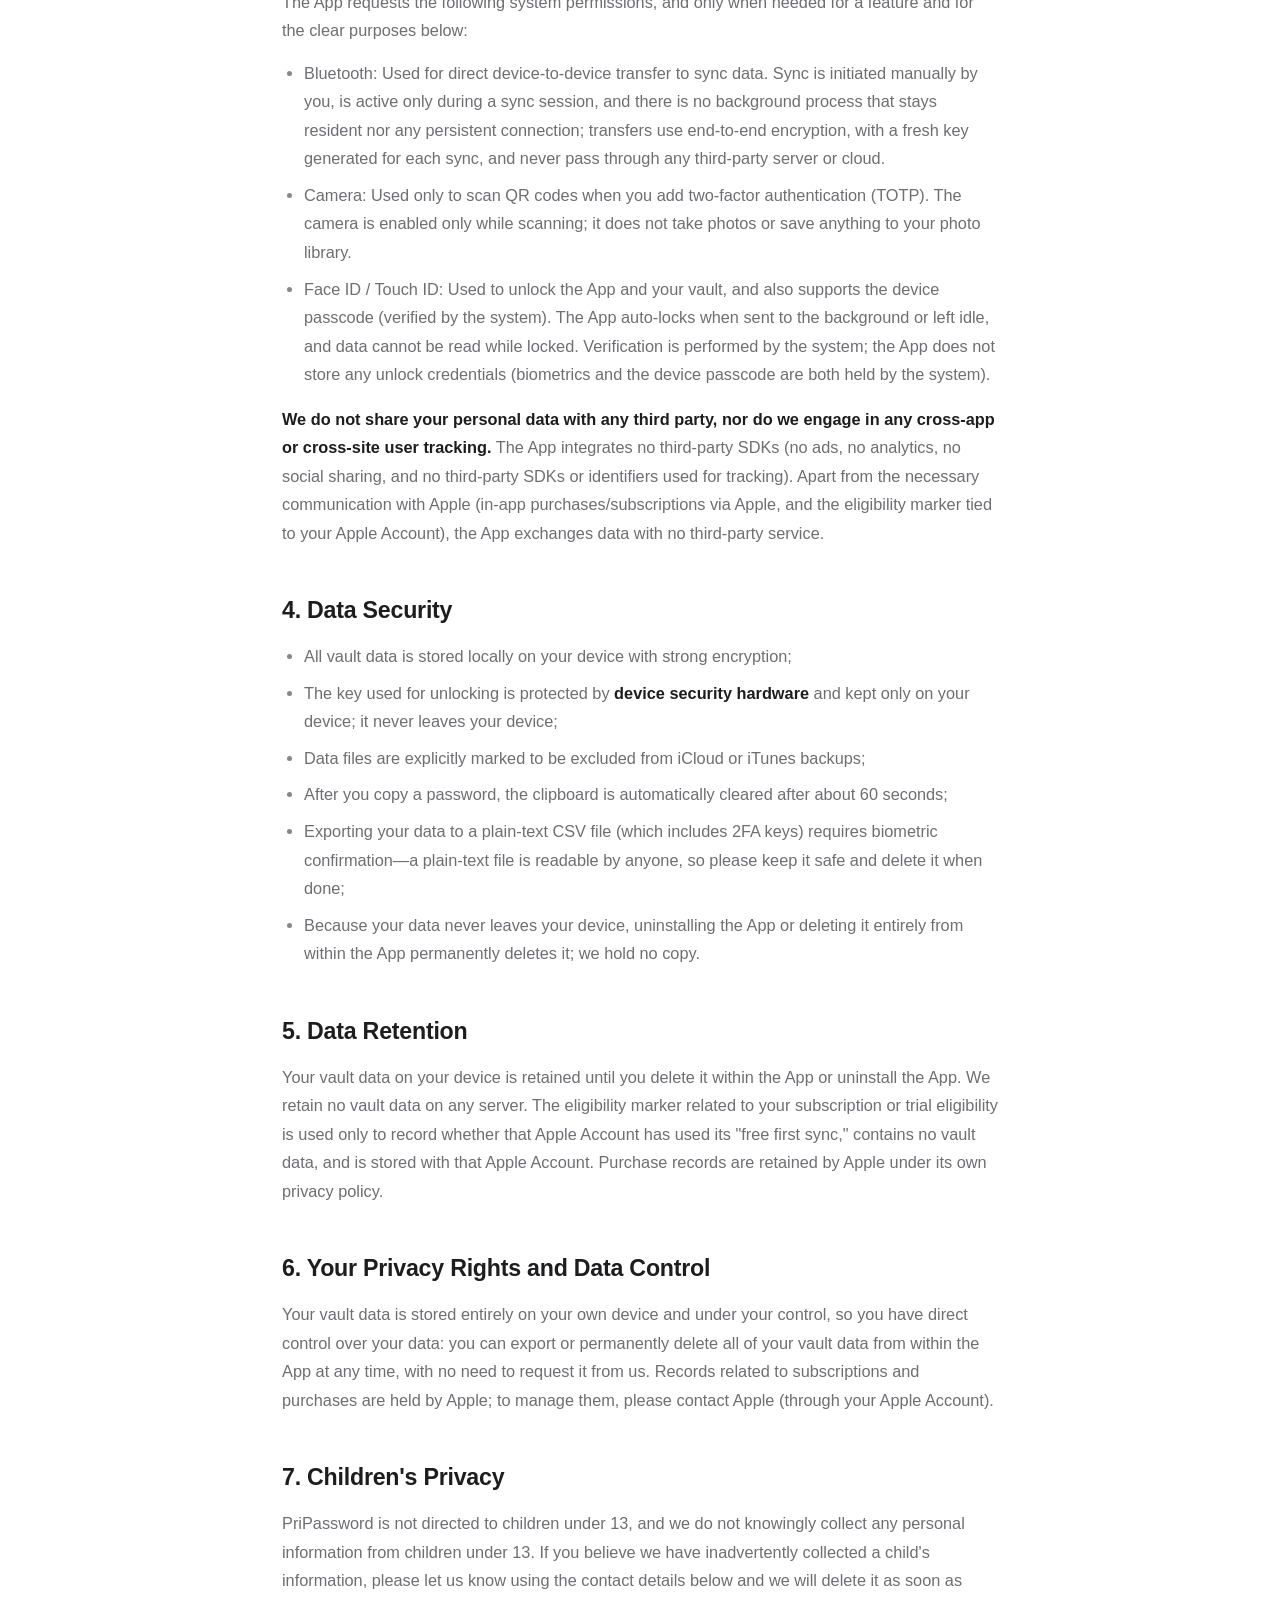
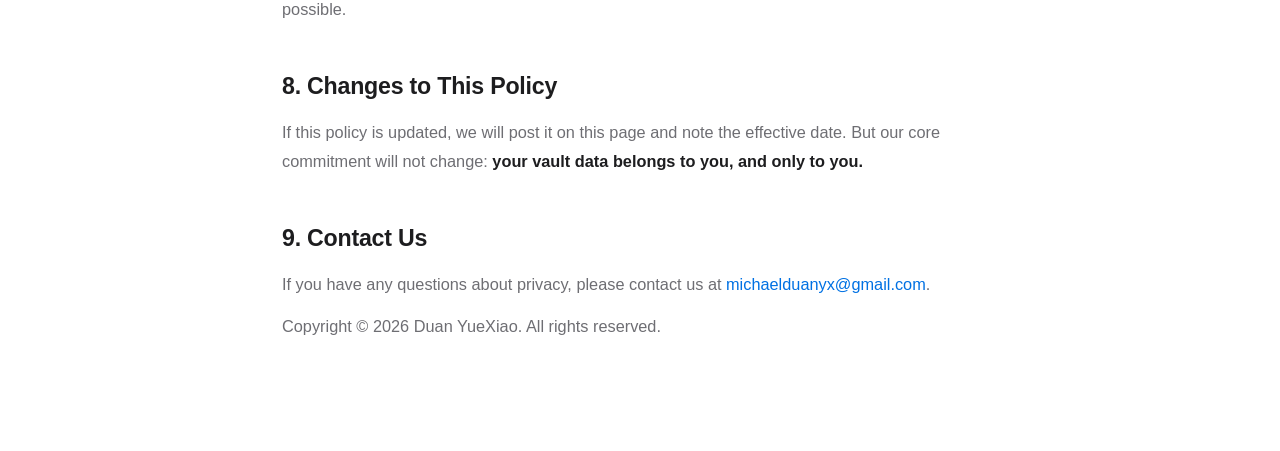
<file: privacy.html>
<!DOCTYPE html>
<html lang="en">
<head>
<meta charset="UTF-8">
<meta name="viewport" content="width=device-width, initial-scale=1, viewport-fit=cover">
<meta name="theme-color" content="#ffffff">
<title>Privacy Policy — PriPassword</title>
<meta name="description" content="PriPassword 隐私政策：您的密码只存在您自己的设备上。我们没有自己的服务器，不收集、不分析您的保险库数据；仅在 App 内购买环节与 Apple 通信。">
<link rel="icon" type="image/png" sizes="32x32" href="assets/AppIcon-32.png">
<link rel="apple-touch-icon" sizes="180x180" href="assets/AppIcon-180.png">
<link rel="stylesheet" href="css/style.css">
<script>
document.documentElement.className += ' js';
try{
  var _p = new URLSearchParams(location.search);
  var _codes = ['zh-CN','zh-TW','en','ja','de','fr','ko','es','pt','it'];
  // 主题：?theme 优先，否则跟随系统深浅（公开网页）；同步更新主题色，避免首次渲染闪烁
  var _t = _p.get('theme');
  if(_t !== 'dark' && _t !== 'light'){
    _t = (window.matchMedia && window.matchMedia('(prefers-color-scheme: dark)').matches) ? 'dark' : 'light';
  }
  document.documentElement.setAttribute('data-theme', _t);
  var _meta = document.querySelector('meta[name="theme-color"]');
  if(_meta){ _meta.setAttribute('content', _t === 'dark' ? '#000000' : '#ffffff'); }
  // 嵌入模式：仅由 App 通过 ?embed 控制
  if(_p.get('embed') === '1' || _p.get('embed') === 'true'){ document.documentElement.classList.add('embed'); }
  // 语言：?lang 优先 → 本地存储记忆 → 英文；必须在 <head> 同步设置 data-lang，
  // 否则首屏会先渲染默认英文块，待 DOMContentLoaded 的 init() 才切换（FOUC）
  var _lang = _p.get('lang');
  if(_codes.indexOf(_lang) < 0){
    try { _lang = localStorage.getItem('pp_doc_lang'); } catch(e){ _lang = null; }
    if(_codes.indexOf(_lang) < 0){ _lang = 'en'; }
  }
  document.documentElement.setAttribute('data-lang', _lang);
}catch(e){}
</script>
</head>
<body>



<main class="doc">
  <div class="doc__inner">
    <div class="doc__langwrap"><select id="langSelect" class="doc__lang"></select></div>

    <div id="docBody">

<!-- ===================== 简体中文 ===================== -->
<div class="lang-block" data-lang="zh-CN" hidden>
  <h1 class="doc__title">隐私政策</h1>
  <p class="doc__meta">生效日期：2026 年 11 月 1 日</p>

  <p>本隐私政策说明 PriPassword（以下简称"本 App"或"我们"）如何收集、使用、存储和保护您的信息。PriPassword 是一款本地优先的密码管理器：您的密码库只保存在您自己的设备上，并以强加密保护，不会离开您的设备，也不会上传到任何服务器或云端。本 App 不会向任何外部服务传输您的密码或保险库数据；仅有的对外通信是与 Apple 的购买/订阅以及资格标记（经您的 Apple 账户），且这些通信均不包含您的保险库数据。</p>

  <h2>1. 我们是否收集您的个人数据</h2>
  <p>我们尽可能少地处理个人数据。本 App 的<strong>保险库数据不会向任何服务器传输或存储——它们仅留存在您的设备</strong>；而购买与资格状态由 Apple 在您的账户内处理（不含任何保险库数据），我们均不收集。下表说明我们与您相关数据的关系：</p>
  <table>
    <thead>
      <tr><th>数据类型</th><th>说明</th><th>是否由我们收集/存储</th></tr>
    </thead>
    <tbody>
      <tr><td>保险库数据（密码、备注、两步验证密钥等）</td><td>仅存储在您的设备本地，由您掌控</td><td>否——仅留存于您的设备，我们无权读取、不上传</td></tr>
      <tr><td>资格标记（经您的 Apple 账户）</td><td>用于在本 App 内统一管理"首次同步免费"的资格；不含任何密码或账户信息，仅用于标识该资格状态</td><td>否——由 Apple 在您自己的设备间同步</td></tr>
      <tr><td>App 内购买与订阅记录</td><td>由 Apple 处理；我们仅接收"是否已付费/订阅"的结果</td><td>否——我们仅获得结果，不获取您的支付信息</td></tr>
    </tbody>
  </table>
  <p>我们也绝不访问您的通讯录、照片或位置等敏感信息，更不集成任何第三方分析、广告或崩溃上报 SDK，也不会上传任何诊断或使用数据（包括崩溃日志）。本 App 使用的系统框架（如用于本地通知提醒）均在设备本地处理。邮件反馈由您主动撰写、经您自己的邮件账户发送，App 不会从中读取或上传您的保险库数据。</p>

  <h2>2. 我们如何使用这些信息</h2>
  <ul>
    <li>在您的设备上本地加密、存储并展示您的保险库数据；</li>
    <li>在您主动发起时，通过设备之间的直接传输在您的设备间同步数据（用途与权限见第 3 节）；</li>
    <li>通过 Apple 完成购买与订阅，并向您提供已购功能。</li>
  </ul>

  <h2>3. 权限、数据共享与第三方</h2>
  <p>本 App 会请求以下系统权限，且均仅在功能需要时、用于以下明确目的：</p>
  <ul>
    <li>蓝牙：用于在您的设备之间进行直接传输以同步数据。同步由您手动发起，仅在同步进行期间活动，没有后台常驻进程，也没有常开的连接；传输采用端到端加密，每次同步的密钥临时生成，不经任何第三方服务器或云端中转。</li>
    <li>相机：仅用于在您添加两步验证（TOTP）时扫描二维码。相机仅在扫描时启用，不拍照、不保存至相册。</li>
    <li>Face ID / Touch ID：用于解锁 App 与保险库，亦支持设备密码（由系统验证）；App 退至后台或闲置时会自动锁定，锁定期间数据无法读取。验证由系统完成，App 不保存任何用于解锁的凭据（生物识别与设备密码均由系统保管）。</li>
  </ul>
  <p><strong>我们不向任何第三方共享您的个人数据，也不进行任何跨 App 或跨网站的用户追踪。</strong> 本 App 不集成任何第三方 SDK（无广告、无分析、无社交分享、无任何用于追踪的第三方 SDK 或标识符）。除与 Apple 的必要通信（App 内购买/订阅经 Apple，资格标记经您的 Apple 账户）外，本 App 不与任何第三方服务交换数据。</p>

  <h2>4. 数据安全</h2>
  <ul>
    <li>所有保险库数据在您的设备本地以强加密方式存储；</li>
    <li>用于解锁的密钥由<strong>设备安全硬件保护</strong>，仅保存在您的设备上，不离开您的设备；</li>
    <li>数据文件被明确标记为不参与 iCloud 或 iTunes 备份；</li>
    <li>复制密码后，剪贴板会在约 60 秒后自动清除；</li>
    <li>导出数据为 CSV（含两步验证密钥）明文文件前需生物识别确认——明文文件任何人可读，请妥善保管、用后删除；</li>
    <li>由于数据从不离开您的设备，卸载 App 或从 App 内彻底删除即永久删除，我们没有任何副本。</li>
  </ul>

  <h2>5. 数据保留</h2>
  <p>您在设备上的保险库数据会保留至您在 App 内删除数据或卸载 App。我们不在任何服务器上保留保险库数据。与订阅/试用资格相关的资格标记仅用于记录该 Apple 账户是否已使用过"首次同步免费"，不含任何保险库数据，并随该 Apple 账户存储。购买记录由 Apple 按其隐私政策保留。</p>

  <h2>6. 您的隐私权利与数据控制</h2>
  <p>您的保险库数据完全保存在您自己的设备上、由您掌控，因此您对自己的数据拥有直接控制权：您可以随时在 App 内导出或彻底删除全部保险库数据，无需向我们申请。与订阅和购买相关的记录由 Apple 持有，如需处理请向 Apple（通过您的 Apple 账户）申请。</p>

  <h2>7. 儿童隐私</h2>
  <p>PriPassword 并非专为 13 岁以下儿童设计，我们也不会有意收集 13 岁以下儿童的任何个人信息。如果您认为我们误收集了儿童的信息，请通过下方联系方式告知，我们会尽快删除。</p>

  <h2>8. 政策变更</h2>
  <p>如本政策更新，我们会在此页面公布并注明生效日期。但我们的核心承诺不会改变：<strong>您的保险库数据属于您，且只属于您。</strong></p>

  <h2>9. 联系方式</h2>
  <p>如对隐私有任何疑问，请通过邮箱 <a class="link" href="mailto:michaelduanyx@gmail.com">michaelduanyx@gmail.com</a> 联系我们。</p>

  <p class="doc__meta">Copyright © 2026 段月骁. 保留所有权利。</p>
</div>

<!-- ===================== 繁體中文 ===================== -->
<div class="lang-block" data-lang="zh-TW" hidden>
  <h1 class="doc__title">隱私權政策</h1>
  <p class="doc__meta">生效日期：2026 年 11 月 1 日</p>

  <p>本隱私權政策說明 PriPassword（以下簡稱「本 App」或「我們」）如何收集、使用、儲存和保護您的資訊。PriPassword 是一款本地優先的密碼管理器：您的密碼庫只保存在您自己的裝置上，並以強加密保護，不會離開您的裝置，也不會上傳到任何伺服器或雲端。本 App 不會向任何外部服務傳輸您的密碼或保險庫資料；僅有的對外通訊是與 Apple 的購買/訂閱以及資格標記（經您的 Apple 帳戶），且這些通訊均不包含您的保險庫資料。</p>

  <h2>1. 我們是否收集您的個人資料</h2>
  <p>我們盡可能少地處理個人資料。本 App 的<strong>保險庫資料不會向任何伺服器傳輸或儲存——它們僅留存於您的裝置</strong>；而購買與資格狀態由 Apple 在您的帳戶內處理（不含任何保險庫資料），我們均不收集。下表說明我們與您相關資料的關係：</p>
  <table>
    <thead>
      <tr><th>資料類型</th><th>說明</th><th>是否由我們收集/儲存</th></tr>
    </thead>
    <tbody>
      <tr><td>保險庫資料（密碼、備註、兩步驗證金鑰等）</td><td>僅儲存在您的裝置本地，由您掌控</td><td>否——僅留存於您的裝置，我們無權讀取、不上傳</td></tr>
      <tr><td>資格標記（經您的 Apple 帳戶）</td><td>用於在本 App 內統一管理「首次同步免費」的資格；不含任何密碼或帳戶資訊，僅用於標識該資格狀態</td><td>否——由 Apple 在您自己的裝置間同步</td></tr>
      <tr><td>App 內購買與訂閱記錄</td><td>由 Apple 處理；我們僅接收「是否已付費/訂閱」的結果</td><td>否——我們僅獲得結果，不獲取您的付款資訊</td></tr>
    </tbody>
  </table>
  <p>我們也絕不存取您的通訊錄、照片或位置等敏感資訊，更不整合任何第三方分析、廣告或崩潰回報 SDK，也不會上傳任何診斷或使用資料（包括崩潰日誌）。本 App 使用的系統框架（如用於本地通知提醒）均在裝置本地處理。郵件回饋由您主動撰寫、經您自己的郵件帳戶發送，App 不會從中讀取或上傳您的保險庫資料。</p>

  <h2>2. 我們如何使用這些資訊</h2>
  <ul>
    <li>在您的裝置上本地加密、儲存並展示您的保險庫資料；</li>
    <li>在您主動發起時，透過裝置之間的直接傳輸在您的裝置間同步資料（用途與權限見第 3 節）；</li>
    <li>透過 Apple 完成購買與訂閱，並向您提供已購功能。</li>
  </ul>

  <h2>3. 權限、資料共享與第三方</h2>
  <p>本 App 會請求以下系統權限，且均僅在功能需要時、用於以下明確目的：</p>
  <ul>
    <li>藍牙：用於在您的裝置之間進行直接傳輸以同步資料。同步由您手動發起，僅在同步進行期間活動，沒有背景常駐程序，也沒有常開的連線；傳輸採用端對端加密，每次同步的金鑰臨時生成，不經任何第三方伺服器或雲端中轉。</li>
    <li>相機：僅用於在您新增兩步驗證（TOTP）時掃描 QR Code。相機僅在掃描時啟用，不拍照、不儲存至相簿。</li>
    <li>Face ID / Touch ID：用於解鎖 App 與保險庫，亦支援裝置密碼（由系統驗證）；App 退至背景或閒置時會自動鎖定，鎖定期間資料無法讀取。驗證由系統完成，App 不儲存任何用於解鎖的憑證（生物辨識與裝置密碼均由系統保管）。</li>
  </ul>
  <p><strong>我們不向任何第三方共享您的個人資料，也不進行任何跨 App 或跨網站的使用者追蹤。</strong> 本 App 不整合任何第三方 SDK（無廣告、無分析、無社交分享、無任何用於追蹤的第三方 SDK 或識別碼）。除與 Apple 的必要通訊（App 內購買/訂閱經 Apple，資格標記經您的 Apple 帳戶）外，本 App 不與任何第三方服務交換資料。</p>

  <h2>4. 資料安全</h2>
  <ul>
    <li>所有保險庫資料在您的裝置本地以強加密方式儲存；</li>
    <li>用於解鎖的金鑰由<strong>裝置安全硬體保護</strong>，僅儲存在您的裝置上，不離開您的裝置；</li>
    <li>資料檔案明確標記為不參與 iCloud 或 iTunes 備份；</li>
    <li>複製密碼後，剪貼簿會在約 60 秒後自動清除；</li>
    <li>匯出資料為 CSV（含兩步驗證金鑰）明文字檔前需生物辨識確認——明文字檔任何人可讀，請妥善保管、用後刪除；</li>
    <li>由於資料從不離開您的裝置，解除安裝 App 或從 App 內徹底刪除即永久刪除，我們沒有任何副本。</li>
  </ul>

  <h2>5. 資料保留</h2>
  <p>您在裝置上的保險庫資料會保留至您在 App 內刪除資料或解除安裝 App。我們不在任何伺服器上保留保險庫資料。與訂閱/試用資格相關的資格標記僅用於記錄該 Apple 帳戶是否已使用過「首次同步免費」，不含任何保險庫資料，並隨該 Apple 帳戶儲存。購買記錄由 Apple 按其隱私政策保留。</p>

  <h2>6. 您的隱私權利與資料控制</h2>
  <p>您的保險庫資料完全儲存在您自己的裝置上、由您掌控，因此您對自己的資料擁有直接控制權：您可以隨時在 App 內匯出或徹底刪除全部保險庫資料，無需向我們申請。與訂閱和購買相關的記錄由 Apple 持有，如需處理請向 Apple（透過您的 Apple 帳戶）申請。</p>

  <h2>7. 兒童隱私</h2>
  <p>PriPassword 並非專為 13 歲以下兒童設計，我們也不會有意收集 13 歲以下兒童的任何個人資訊。如果您認為我們誤收集了兒童的資訊，請透過下方聯絡方式告知，我們會盡快刪除。</p>

  <h2>8. 政策變更</h2>
  <p>如本政策更新，我們會在此頁面公布並註明生效日期。但我們的核心承諾不會改變：<strong>您的保險庫資料屬於您，且只屬於您。</strong></p>

  <h2>9. 聯絡方式</h2>
  <p>如對隱私有任何疑問，請透過電子郵件 <a class="link" href="mailto:michaelduanyx@gmail.com">michaelduanyx@gmail.com</a> 與我們聯絡。</p>

  <p class="doc__meta">Copyright © 2026 段月骁. 保留所有權利。</p>
</div>

<!-- ===================== English ===================== -->
<div class="lang-block" data-lang="en">
  <h1 class="doc__title">Privacy Policy</h1>
  <p class="doc__meta">Effective date: November 1, 2026</p>

  <p>This privacy policy explains how PriPassword (referred to in this document as "the App" or "we") collects, uses, stores, and protects your information. PriPassword is a local-first password manager: your password vault lives only on your own devices and is protected with strong encryption. It never leaves your device and is never uploaded to any server or cloud. The App does not transmit your passwords or vault data to any external service; the only outbound communication is with Apple for purchases/subscriptions and for the eligibility marker (tied to your Apple Account), and none of that communication contains your vault data.</p>

  <h2>1. Do We Collect Your Personal Data?</h2>
  <p>We process as little personal data as possible. The App's <strong>vault data is never transmitted to or stored on any server—it stays only on your device</strong>; your purchase and eligibility status are handled by Apple under your Apple Account (and contain no vault data), and we collect neither. The table below shows how we relate to the data associated with you:</p>
  <table>
    <thead>
      <tr><th>Data type</th><th>Description</th><th>Collected/stored by us?</th></tr>
    </thead>
    <tbody>
      <tr><td>Vault data (passwords, notes, 2FA keys, etc.)</td><td>Stored only locally on your device and under your control</td><td>No—kept only on your device; we cannot read it and do not upload it</td></tr>
      <tr><td>Eligibility marker (tied to your Apple Account)</td><td>Used within the App to centrally manage your "free first sync" eligibility; contains no passwords or account information and only identifies that eligibility status</td><td>No—synced by Apple across your own devices</td></tr>
      <tr><td>In-App Purchase and subscription records</td><td>Handled by Apple; we only receive the result of whether payment/subscription is active</td><td>No—we only receive the result and never obtain your payment information</td></tr>
    </tbody>
  </table>
  <p>We also never access sensitive information such as your contacts, photos, or location, and we do not integrate any third-party analytics, advertising, or crash-reporting SDKs, nor do we upload any diagnostic or usage data (including crash logs). The system frameworks the App uses (such as for local notifications) are all processed on-device. Email feedback is composed by you and sent through your own email account; the App does not read from it or upload your vault data.</p>

  <h2>2. How We Use This Information</h2>
  <ul>
    <li>Locally encrypt, store, and display your vault data on your device;</li>
    <li>Sync data between your devices via direct device-to-device transfer, only when you initiate it (purpose and permissions are described in Section 3);</li>
    <li>Complete purchases and subscriptions through Apple and provide you with the features you've purchased.</li>
  </ul>

  <h2>3. Permissions, Data Sharing, and Third Parties</h2>
  <p>The App requests the following system permissions, and only when needed for a feature and for the clear purposes below:</p>
  <ul>
    <li>Bluetooth: Used for direct device-to-device transfer to sync data. Sync is initiated manually by you, is active only during a sync session, and there is no background process that stays resident nor any persistent connection; transfers use end-to-end encryption, with a fresh key generated for each sync, and never pass through any third-party server or cloud.</li>
    <li>Camera: Used only to scan QR codes when you add two-factor authentication (TOTP). The camera is enabled only while scanning; it does not take photos or save anything to your photo library.</li>
    <li>Face ID / Touch ID: Used to unlock the App and your vault, and also supports the device passcode (verified by the system). The App auto-locks when sent to the background or left idle, and data cannot be read while locked. Verification is performed by the system; the App does not store any unlock credentials (biometrics and the device passcode are both held by the system).</li>
  </ul>
  <p><strong>We do not share your personal data with any third party, nor do we engage in any cross-app or cross-site user tracking.</strong> The App integrates no third-party SDKs (no ads, no analytics, no social sharing, and no third-party SDKs or identifiers used for tracking). Apart from the necessary communication with Apple (in-app purchases/subscriptions via Apple, and the eligibility marker tied to your Apple Account), the App exchanges data with no third-party service.</p>

  <h2>4. Data Security</h2>
  <ul>
    <li>All vault data is stored locally on your device with strong encryption;</li>
    <li>The key used for unlocking is protected by <strong>device security hardware</strong> and kept only on your device; it never leaves your device;</li>
    <li>Data files are explicitly marked to be excluded from iCloud or iTunes backups;</li>
    <li>After you copy a password, the clipboard is automatically cleared after about 60 seconds;</li>
    <li>Exporting your data to a plain-text CSV file (which includes 2FA keys) requires biometric confirmation—a plain-text file is readable by anyone, so please keep it safe and delete it when done;</li>
    <li>Because your data never leaves your device, uninstalling the App or deleting it entirely from within the App permanently deletes it; we hold no copy.</li>
  </ul>

  <h2>5. Data Retention</h2>
  <p>Your vault data on your device is retained until you delete it within the App or uninstall the App. We retain no vault data on any server. The eligibility marker related to your subscription or trial eligibility is used only to record whether that Apple Account has used its "free first sync," contains no vault data, and is stored with that Apple Account. Purchase records are retained by Apple under its own privacy policy.</p>

  <h2>6. Your Privacy Rights and Data Control</h2>
  <p>Your vault data is stored entirely on your own device and under your control, so you have direct control over your data: you can export or permanently delete all of your vault data from within the App at any time, with no need to request it from us. Records related to subscriptions and purchases are held by Apple; to manage them, please contact Apple (through your Apple Account).</p>

  <h2>7. Children's Privacy</h2>
  <p>PriPassword is not directed to children under 13, and we do not knowingly collect any personal information from children under 13. If you believe we have inadvertently collected a child's information, please let us know using the contact details below and we will delete it as soon as possible.</p>

  <h2>8. Changes to This Policy</h2>
  <p>If this policy is updated, we will post it on this page and note the effective date. But our core commitment will not change: <strong>your vault data belongs to you, and only to you.</strong></p>

  <h2>9. Contact Us</h2>
  <p>If you have any questions about privacy, please contact us at <a class="link" href="mailto:michaelduanyx@gmail.com">michaelduanyx@gmail.com</a>.</p>

  <p class="doc__meta">Copyright © 2026 Duan YueXiao. All rights reserved.</p>
</div>

<!-- ===================== 日本語 ===================== -->
<div class="lang-block" data-lang="ja" hidden>
  <h1 class="doc__title">プライバシーポリシー</h1>
  <p class="doc__meta">効力発生日：2026年11月1日</p>

  <p>本プライバシーポリシーは、PriPassword（本アプリ、または「当社」）がお客様の情報をどのように収集、利用、保存、保護するかを説明するものです。PriPassword はローカルファーストのパスワードマネージャーです。お客様のパスワード保管庫はお客様ご自身のデバイスのみに保存され、強力な暗号化で保護されています。それはデバイスから離れることも、いかなるサーバーやクラウドにもアップロードされることもありません。本アプリは、お客様のパスワードや保管庫データをいかなる外部サービスにも送信しません。Apple との購入／サブスクリプションおよび資格マーカー（お客様の Apple アカウント経由）に関する通信のみが外部と行われますが、これらの通信に保管庫データは含まれません。</p>

  <h2>1. お客様の個人データを収集しますか</h2>
  <p>当社は個人データの処理を最小限に抑えています。本アプリの<strong>保管庫データはいかなるサーバーにも送信・保存されず、お客様のデバイスにのみ留まります</strong>。購入および資格の状態はお客様の Apple アカウントのもとで Apple によって処理され（保管庫データは含まれません）、当社はいずれも収集しません。当社とお客様に関連するデータの関係を以下の表に示します。</p>
  <table>
    <thead>
      <tr><th>データの種類</th><th>説明</th><th>当社が収集／保存するか</th></tr>
    </thead>
    <tbody>
      <tr><td>保管庫データ（パスワード、メモ、2FA キーなど）</td><td>お客様のデバイス本体にのみ保存され、お客様が管理</td><td>いいえ——お客様のデバイスにのみ留まり、当社は読み取れず、アップロードもしません</td></tr>
      <tr><td>資格マーカー（お客様の Apple アカウント経由）</td><td>本アプリ内で「初回同期無料」の資格を一元管理するために使用。パスワードやアカウント情報は含まず、その資格状態の識別のみに使用</td><td>いいえ——Apple がお客様ご自身のデバイス間で同期</td></tr>
      <tr><td>アプリ内購入およびサブスクリプション記録</td><td>Apple が処理。当社は「支払い済み／購読中か」の結果のみを受け取る</td><td>いいえ——当社は結果のみを受け取り、お客様の支払い情報を取得しません</td></tr>
    </tbody>
  </table>
  <p>また、当社は連絡先、写真、位置情報などの機微情報には一切アクセスせず、第三者の分析、広告、クラッシュレポート SDK を一切統合せず、いかなる診断・利用データ（クラッシュログを含む）もアップロードしません。本アプリが使用するシステムフレームワーク（ローカル通知の提醒など）はすべてデバイス上で処理されます。メールによるフィードバックはお客様が作成し、お客様ご自身のメールアカウントから送信されるものであり、アプリがそれを読み取ったり保管庫データをアップロードしたりすることはありません。</p>

  <h2>2. これらの情報の利用目的</h2>
  <ul>
    <li>お客様のデバイス上で保管庫データをローカルに暗号化し、保存し、表示する；</li>
    <li>お客様が自ら開始したときに、デバイス間の直接転送によりデータを同期する（目的と権限は第 3 節参照）；</li>
    <li>Apple を通じて購入およびサブスクリプションを完了し、購入済みの機能を提供する。</li>
  </ul>

  <h2>3. 権限、データ共有、および第三者</h2>
  <p>本アプリは以下のシステム権限を要求しますが、いずれも機能が必要とする場合に限り、以下の明確な目的のためです：</p>
  <ul>
    <li>Bluetooth（ブルートゥース）：デバイス間で直接転送し、データを同期するために使用。同期はお客様が手動で開始し、同期セッション中のみ稼働し、バックグラウンドで常駐するプロセスや常時接続はありません。転送はエンドツーエンド暗号化を使用し、同期ごとに一時的な鍵を生成し、いかなる第三者サーバーやクラウドを経由しません。</li>
    <li>カメラ：二段階認証（TOTP）を追加するときに QR コードをスキャンするためのみに使用。カメラはスキャン中のみ有効で、写真を撮影したりフォトライブラリに保存したりしません。</li>
    <li>Face ID / Touch ID：アプリと保管庫のロック解除に使用し、デバイスパスコード（システムが検証）もサポート。アプリがバックグラウンドに移るか放置されると自動的にロックし、ロック中はデータを読み取れません。検証はシステムによって行われ、アプリはロック解除用の資格情報（生体認証とデバイスパスコードはいずれもシステムが管理）を保存しません。</li>
  </ul>
  <p><strong>当社はお客様の個人データをいかなる第三者とも共有せず、いかなるアプリ間・サイト間のユーザー追跡も行いません。</strong> 本アプリはいかなる第三者 SDK（広告、分析、ソーシャル共有、および追跡に用いられるいかなる第三者 SDK や識別子）も統合しません。Apple との必要な通信（Apple 経由のアプリ内購入／サブスクリプション、およびお客様の Apple アカウント経由の資格マーカー）を除き、本アプリはいかなる第三者サービスともデータを交換しません。</p>

  <h2>4. データセキュリティ</h2>
  <ul>
    <li>すべての保管庫データは、お客様のデバイス本体に強力な暗号化で保存される；</li>
    <li>ロック解除に用いる鍵は<strong>デバイスのセキュリティハードウェア</strong>によって保護され、お客様のデバイスにのみ保存され、デバイス外に出ない；</li>
    <li>データファイルはiCloud または iTunes のバックアップ対象から明示的に除外されている；</li>
    <li>パスワードをコピーした後、クリップボードは約 60 秒後に自動でクリアされる；</li>
    <li>2FA キーを含むデータを平文の CSV ファイルにエクスポートする前には生体認証による確認が必要——平文ファイルは誰でも読めるため、安全に保管し、使い終わったら削除してください；</li>
    <li>データはデバイス外に出ないため、アプリのアンインストールやアプリ内からの完全削除は永久削除であり、当社にコピーはない。</li>
  </ul>

  <h2>5. データの保持</h2>
  <p>デバイス上の保管庫データは、お客様がアプリ内で削除するか、アプリをアンインストールするまで保持されます。当社はいかなるサーバーにも保管庫データを保持しません。サブスクリプションまたは試用資格に関連する資格マーカーは、その Apple アカウントが「初回同期無料」を使用済みかどうかのみを記録するために用いられ、保管庫データは含まず、その Apple アカウントとともに保存されます。購入記録は Apple が自らのプライバシーポリシーに従って保持します。</p>

  <h2>6. お客様のプライバシー権利とデータ管理</h2>
  <p>お客様の保管庫データは完全にお客様ご自身のデバイスに保存され、お客様が管理するため、お客様はご自身のデータに対して直接的な管理権を有します。アプリ内でいつでも全保管庫データをエクスポートまたは完全に削除でき、当社への申請は不要です。サブスクリプションや購入に関連する記録は Apple が保持しており、取り扱いについては Apple（お客様の Apple アカウント経由）にお問い合わせください。</p>

  <h2>7. 児童のプライバシー</h2>
  <p>PriPassword は 13 歳未満のお子様を対象としておらず、当社は 13 歳未満の子供から意図的に個人情報を収集することはありません。子供の情報を誤って収集したと思われる場合は、以下の連絡先までお知らせいただければ、速やかに削除します。</p>

  <h2>8. ポリシーの変更</h2>
  <p>本ポリシーを更新する場合、当社はこのページで公表し、効力発生日を明記します。ただし、当社の中核となる約束は変わりません：<strong>お客様の保管庫データはお客様のものであり、お客様だけのものです。</strong></p>

  <h2>9. お問い合わせ</h2>
  <p>プライバシーに関するご質問は、<a class="link" href="mailto:michaelduanyx@gmail.com">michaelduanyx@gmail.com</a> までメールでご連絡ください。</p>

  <p class="doc__meta">Copyright © 2026 Duan YueXiao. 無断複製・転載を禁じます。</p>
</div>

<!-- ===================== Deutsch ===================== -->
<div class="lang-block" data-lang="de" hidden>
  <h1 class="doc__title">Datenschutzrichtlinie</h1>
  <p class="doc__meta">Gültig ab: 1. November 2026</p>

  <p>Diese Datenschutzrichtlinie erklärt, wie PriPassword (in diesem Dokument „die App" oder „wir" genannt) Ihre Informationen erhebt, verwendet, speichert und schützt. PriPassword ist ein lokal ausgerichteter Passwort-Manager: Ihr Passwort-Tresor befindet sich ausschließlich auf Ihren eigenen Geräten und ist durch starke Verschlüsselung geschützt. Er verlässt Ihr Gerät nie und wird niemals auf einen Server oder in die Cloud hochgeladen. Die App überträgt Ihre Passwörter oder Tresordaten an keinen externen Dienst; die einzige ausgehende Kommunikation erfolgt mit Apple für Käufe/Abonnements und für den Berechtigungs-Marker (an Ihr Apple-Konto gebunden), und keine dieser Kommunikationen enthält Ihre Tresordaten.</p>

  <h2>1. Erheben wir personenbezogene Daten von Ihnen?</h2>
  <p>Wir verarbeiten so wenig personenbezogene Daten wie möglich. Werden die <strong>Tresordaten der App niemals an einen Server übertragen oder dort gespeichert — sie verbleiben ausschließlich auf Ihrem Gerät</strong>; Ihr Kauf- und Berechtigungsstatus wird von Apple unter Ihrem Apple-Konto verarbeitet (und enthält keine Tresordaten), und wir erheben keines von beiden. Die folgende Tabelle zeigt, wie wir mit den mit Ihnen verbundenen Daten umgehen:</p>
  <table>
    <thead>
      <tr><th>Datentyp</th><th>Beschreibung</th><th>Von uns erhoben/gespeichert?</th></tr>
    </thead>
    <tbody>
      <tr><td>Tresordaten (Passwörter, Notizen, 2FA-Schlüssel usw.)</td><td>Nur lokal auf Ihrem Gerät gespeichert und unter Ihrer Kontrolle</td><td>Nein — nur auf Ihrem Gerät; wir können sie nicht lesen und laden sie nicht hoch</td></tr>
      <tr><td>Berechtigungs-Marker (an Ihr Apple-Konto gebunden)</td><td>Innerhalb der App zur zentralen Verwaltung Ihrer „kostenlosen Erstsynchronisierung" verwendet; enthält keine Passwörter oder Kontoinformationen und identifiziert nur diesen Berechtigungsstatus</td><td>Nein — von Apple zwischen Ihren eigenen Geräten synchronisiert</td></tr>
      <tr><td>In-App-Kauf- und Abonnement-Datensätze</td><td>Von Apple verarbeitet; wir erhalten nur das Ergebnis, ob die Zahlung/das Abonnement aktiv ist</td><td>Nein — wir erhalten nur das Ergebnis und erlangen niemals Ihre Zahlungsdaten</td></tr>
    </tbody>
  </table>
  <p>Wir greifen auch niemals auf sensible Informationen wie Ihre Kontakte, Fotos oder den Standort zu und integrieren keine Analyse-, Werbe- oder Absturzberichts-SDKs von Drittanbietern, noch laden wir Diagnose- oder Nutzungsdaten (einschließlich Absturzprotokolle) hoch. Die System-Frameworks, die die App verwendet (z. B. für lokale Benachrichtigungen), werden vollständig auf dem Gerät verarbeitet. E-Mail-Feedback wird von Ihnen verfasst und über Ihr eigenes E-Mail-Konto gesendet; die App liest daraus nichts und lädt Ihre Tresordaten nicht hoch.</p>

  <h2>2. Wie wir diese Informationen verwenden</h2>
  <ul>
    <li>Ihre Tresordaten auf Ihrem Gerät lokal verschlüsseln, speichern und anzeigen;</li>
    <li>Daten zwischen Ihren Geräten über direkte Geräte-zu-Gerät-Übertragung synchronisieren, nur wenn Sie sie initiieren (Zweck und Berechtigungen siehe Abschnitt 3);</li>
    <li>Käufe und Abonnements über Apple abschließen und Ihnen die erworbenen Funktionen bereitstellen.</li>
  </ul>

  <h2>3. Berechtigungen, Datenaustausch und Dritte</h2>
  <p>Die App fordert die folgenden Systemberechtigungen an, und zwar nur, wenn eine Funktion sie benötigt und für die folgenden klaren Zwecke:</p>
  <ul>
    <li>Bluetooth: Für die direkte Geräte-zu-Gerät-Übertragung zum Synchronisieren von Daten. Die Synchronisierung wird von Ihnen manuell gestartet, ist nur während einer Synchronisierungssitzung aktiv, und es gibt keinen im Hintergrund residenten Prozess noch eine dauerhafte Verbindung; Übertragungen verwenden Ende-zu-Ende-Verschlüsselung mit einem für jede Synchronisierung frisch generierten Schlüssel und passieren niemals einen Drittanbieter-Server oder die Cloud.</li>
    <li>Kamera: Nur zum Scannen von QR-Codes, wenn Sie die Zwei-Faktor-Authentifizierung (TOTP) hinzufügen. Die Kamera ist nur während des Scannens aktiv; sie macht keine Fotos und speichert nichts in Ihre Fotomediathek.</li>
    <li>Face ID / Touch ID: Zum Entsperren der App und Ihres Tresors, unterstützt auch den Geräte-Passcode (vom System verifiziert). Die App sperrt automatisch, wenn sie in den Hintergrund tritt oder ungenutzt bleibt, und Daten können im gesperrten Zustand nicht gelesen werden. Die Verifizierung erfolgt durch das System; die App speichert keine Entsperr-Anmeldedaten (Biometrie und Geräte-Passcode werden beide vom System gehalten).</li>
  </ul>
  <p><strong>Wir geben Ihre personenbezogenen Daten an keine Dritten weiter und betreiben kein nutzerübergreifendes Tracking über Apps oder Websites hinweg.</strong> Die App integriert keine Drittanbieter-SDKs (keine Werbung, keine Analyse, kein Social-Sharing und keine für Tracking verwendeten Drittanbieter-SDKs oder Kennungen). Außer der notwendigen Kommunikation mit Apple (In-App-Käufe/Abonnements über Apple sowie der an Ihr Apple-Konto gebundene Berechtigungs-Marker) tauscht die App Daten mit keinem Drittanbieter-Dienst aus.</p>

  <h2>4. Datensicherheit</h2>
  <ul>
    <li>Alle Tresordaten werden lokal auf Ihrem Gerät mit starker Verschlüsselung gespeichert;</li>
    <li>Der für das Entsperren verwendete Schlüssel wird durch <strong>Geräte-Sicherheitshardware</strong> geschützt und nur auf Ihrem Gerät gehalten; er verlässt Ihr Gerät nie;</li>
    <li>Datendateien sind explizit als von iCloud- oder iTunes-Backups ausgeschlossen markiert;</li>
    <li>Nachdem Sie ein Passwort kopiert haben, wird die Zwischenablage nach etwa 60 Sekunden automatisch geleert;</li>
    <li>Der Export Ihrer Daten in eine Klartext-CSV-Datei (die 2FA-Schlüssel enthält) erfordert eine biometrische Bestätigung — eine Klartextdatei ist für jeden lesbar, bewahren Sie sie daher sicher auf und löschen Sie sie, wenn Sie fertig sind;</li>
    <li>Da Ihre Daten Ihr Gerät nie verlassen, ist das Deinstallieren der App oder das vollständige Löschen innerhalb der App endgültig; wir halten keine Kopie.</li>
  </ul>

  <h2>5. Datenaufbewahrung</h2>
  <p>Ihre geräteinternen Tresordaten werden aufbewahrt, bis Sie sie innerhalb der App löschen oder die App deinstallieren. Wir bewahren auf keinem Server Tresordaten auf. Der mit Ihrem Abonnement oder Testberechtigung verbundene Berechtigungs-Marker dient nur dazu, aufzuzeichnen, ob dieses Apple-Konto seine „kostenlose Erstsynchronisierung" bereits genutzt hat, enthält keine Tresordaten und wird mit diesem Apple-Konto gespeichert. Kaufdatensätze werden von Apple gemäß dessen eigenen Datenschutzrichtlinie aufbewahrt.</p>

  <h2>6. Ihre Datenschutzrechte und Datenkontrolle</h2>
  <p>Ihre Tresordaten werden vollständig auf Ihrem eigenen Gerät gespeichert und stehen unter Ihrer Kontrolle, sodass Sie die direkte Kontrolle über Ihre Daten haben: Sie können jederzeit innerhalb der App Ihren gesamten Tresor exportieren oder dauerhaft löschen, ohne dies bei uns beantragen zu müssen. Aufzeichnungen zu Abonnements und Käufen werden von Apple gehalten; wenden Sie sich zur Verwaltung bitte an Apple (über Ihr Apple-Konto).</p>

  <h2>7. Datenschutz für Kinder</h2>
  <p>PriPassword richtet sich nicht an Kinder unter 13 Jahren, und wir erheben wissentlich keine personenbezogenen Informationen von Kindern unter 13 Jahren. Wenn Sie glauben, dass wir versehentlich Informationen eines Kindes erfasst haben, lassen Sie es uns über die unten stehenden Kontaktdaten wissen, und wir werden sie so schnell wie möglich löschen.</p>

  <h2>8. Änderungen dieser Richtlinie</h2>
  <p>Wenn diese Richtlinie aktualisiert wird, veröffentlichen wir sie auf dieser Seite und geben das Gültigkeitsdatum an. Unser Kernversprechen ändert sich jedoch nicht: <strong>Ihre Tresordaten gehören Ihnen, und nur Ihnen.</strong></p>

  <h2>9. Kontakt</h2>
  <p>Bei Fragen zum Datenschutz kontaktieren Sie uns unter <a class="link" href="mailto:michaelduanyx@gmail.com">michaelduanyx@gmail.com</a>.</p>

  <p class="doc__meta">Copyright © 2026 Duan YueXiao. Alle Rechte vorbehalten.</p>
</div>

<!-- ===================== Français ===================== -->
<div class="lang-block" data-lang="fr" hidden>
  <h1 class="doc__title">Politique de confidentialité</h1>
  <p class="doc__meta">Date d'effet : 1er novembre 2026</p>

  <p>La présente politique de confidentialité explique comment PriPassword (ci-après « l'App » ou « nous ») collecte, utilise, stocke et protège vos informations. PriPassword est un gestionnaire de mots de passe local-first : votre coffre-fort de mots de passe réside uniquement sur vos propres appareils et est protégé par un chiffrement robuste. Il ne quitte jamais votre appareil et n'est jamais téléversé vers un serveur ou un cloud. L'App ne transmet pas vos mots de passe ou données de coffre à quelque service externe que ce soit ; la seule communication sortante concerne Apple pour les achats/abonnements et le marqueur d'éligibilité (lié à votre compte Apple), et aucune de ces communications ne contient vos données de coffre.</p>

  <h2>1. Collectons-nous vos données personnelles ?</h2>
  <p>Nous traitons le moins de données personnelles possible. Les <strong>données de coffre de l'App ne sont jamais transmises à un serveur ni stockées sur un serveur — elles restent uniquement sur votre appareil</strong> ; votre statut d'achat et d'éligibilité est géré par Apple sous votre compte Apple (et ne contient aucune donnée de coffre), et nous ne collectons ni l'un ni l'autre. Le tableau ci-dessous montre comment nous traitons les données vous concernant :</p>
  <table>
    <thead>
      <tr><th>Type de données</th><th>Description</th><th>Collectées/stockées par nous ?</th></tr>
    </thead>
    <tbody>
      <tr><td>Données de coffre (mots de passe, notes, clés 2FA, etc.)</td><td>Stockées uniquement localement sur votre appareil et sous votre contrôle</td><td>Non — uniquement sur votre appareil ; nous ne pouvons pas les lire ni les téléverser</td></tr>
      <tr><td>Marqueur d'éligibilité (lié à votre compte Apple)</td><td>Utilisé dans l'App pour gérer centralement votre « première synchronisation gratuite » ; ne contient aucun mot de passe ni information de compte et identifie uniquement ce statut d'éligibilité</td><td>Non — synchronisé par Apple entre vos propres appareils</td></tr>
      <tr><td>Enregistrements d'achat intégré et d'abonnement</td><td>Gérés par Apple ; nous ne recevons que le résultat indiquant si le paiement/l'abonnement est actif</td><td>Non — nous ne recevons que le résultat et n'obtenons jamais vos informations de paiement</td></tr>
    </tbody>
  </table>
  <p>Nous n'accédons jamais non plus à des informations sensibles telles que vos contacts, photos ou localisation, et nous n'intégrons aucun SDK d'analyse, de publicité ou de rapport de crash tiers, ni ne téléversons de données de diagnostic ou d'utilisation (y compris les journaux d'incident). Les frameworks système utilisés par l'App (notamment pour les notifications locales) sont entièrement traités sur l'appareil. Les retours par e-mail sont rédigés par vous et envoyés via votre propre compte e-mail ; l'App n'y lit rien et ne téléverse pas vos données de coffre.</p>

  <h2>2. Comment nous utilisons ces informations</h2>
  <ul>
    <li>Chiffrer, stocker et afficher localement vos données de coffre sur votre appareil ;</li>
    <li>Synchroniser les données entre vos appareils via un transfert direct de appareil à appareil, uniquement lorsque vous l'initiez (but et permissions voir section 3) ;</li>
    <li>Finaliser les achats et abonnements via Apple et vous fournir les fonctionnalités achetées.</li>
  </ul>

  <h2>3. Autorisations, partage de données et tiers</h2>
  <p>L'App demande les autorisations système suivantes, et uniquement lorsqu'une fonction en a besoin et pour les finalités claires ci-dessous :</p>
  <ul>
    <li>Bluetooth : utilisé pour le transfert direct de appareil à appareil afin de synchroniser les données. La synchronisation est lancée manuellement par vous, n'est active que pendant une session de synchronisation, et il n'y a ni processus résident en arrière-plan ni connexion permanente ; les transferts utilisent un chiffrement de bout en bout avec une clé générée à chaque synchronisation, et ne passent jamais par un serveur tiers ou le cloud.</li>
    <li>Appareil photo : utilisé uniquement pour scanner des QR codes lorsque vous ajoutez l'authentification à deux facteurs (TOTP). L'appareil photo n'est actif que pendant le scan ; il ne prend pas de photo et n'enregistre rien dans votre photothèque.</li>
    <li>Face ID / Touch ID : utilisé pour déverrouiller l'App et votre coffre, et prend également en charge le code de l'appareil (vérifié par le système). L'App se verrouille automatiquement lorsqu'elle passe en arrière-plan ou reste inactive, et les données ne peuvent pas être lues lorsqu'elle est verrouillée. La vérification est effectuée par le système ; l'App ne stocke aucune information d'identification de déverrouillage (la biométrie et le code de l'appareil sont tous deux détenus par le système).</li>
  </ul>
  <p><strong>Nous ne partageons pas vos données personnelles avec des tiers et ne pratiquons aucun suivi des utilisateurs entre applications ou sites web.</strong> L'App n'intègre aucun SDK tiers (pas de publicité, pas d'analyse, pas de partage social, et aucun SDK ou identifiant tiers utilisé pour le suivi). À l'exception de la communication nécessaire avec Apple (achats/abonnements intégrés via Apple, ainsi que le marqueur d'éligibilité lié à votre compte Apple), l'App n'échange aucune donnée avec un service tiers.</p>

  <h2>4. Sécurité des données</h2>
  <ul>
    <li>Toutes les données de coffre sont stockées localement sur votre appareil avec un chiffrement robuste ;</li>
    <li>La clé utilisée pour le déverrouillage est protégée par le <strong>matériel de sécurité de l'appareil</strong> et conservée uniquement sur votre appareil ; elle ne quitte jamais votre appareil ;</li>
    <li>Les fichiers de données sont explicitement marqués comme exclus des sauvegardes iCloud ou iTunes ;</li>
    <li>Après avoir copié un mot de passe, le presse-papiers est automatiquement vidé après environ 60 secondes ;</li>
    <li>L'exportation de vos données vers un fichier CSV en texte clair (qui contient les clés 2FA) nécessite une confirmation biométrique — un fichier en texte clair est lisible par quiconque, conservez-le donc en sécurité et supprimez-le une fois terminé ;</li>
    <li>Comme vos données ne quittent jamais votre appareil, la désinstallation de l'App ou la suppression complète depuis l'App est définitive ; nous n'en conservons aucune copie.</li>
  </ul>

  <h2>5. Conservation des données</h2>
  <p>Vos données de coffre sur l'appareil sont conservées jusqu'à ce que vous les supprimiez dans l'App ou désinstalliez l'App. Nous ne conservons aucune donnée de coffre sur aucun serveur. Le marqueur d'éligibilité lié à votre abonnement ou à votre essai sert uniquement à enregistrer si ce compte Apple a utilisé sa « première synchronisation gratuite », ne contient aucune donnée de coffre et est stocké avec ce compte Apple. Les enregistrements d'achat sont conservés par Apple conformément à sa propre politique de confidentialité.</p>

  <h2>6. Vos droits à la confidentialité et contrôle des données</h2>
  <p>Vos données de coffre sont entièrement stockées sur votre propre appareil et sous votre contrôle, vous disposez donc d'un contrôle direct sur vos données : vous pouvez exporter ou supprimer définitivement l'intégralité de votre coffre à tout moment depuis l'App, sans avoir à nous le demander. Les enregistrements liés aux abonnements et achats sont détenus par Apple ; pour les gérer, veuillez contacter Apple (via votre compte Apple).</p>

  <h2>7. Confidentialité des enfants</h2>
  <p>PriPassword ne s'adresse pas aux enfants de moins de 13 ans, et nous ne collectons sciemment aucune information personnelle d'enfants de moins de 13 ans. Si vous pensez que nous avons par erreur collecté des informations sur un enfant, faites-le nous savoir via les coordonnées ci-dessous et nous les supprimerons dès que possible.</p>

  <h2>8. Modifications de cette politique</h2>
  <p>Si cette politique est mise à jour, nous la publierons sur cette page et indiquerons la date d'effet. Mais notre engagement central ne changera pas : <strong>vos données de coffre vous appartiennent, et vous seul.</strong></p>

  <h2>9. Nous contacter</h2>
  <p>Pour toute question sur la confidentialité, contactez-nous à <a class="link" href="mailto:michaelduanyx@gmail.com">michaelduanyx@gmail.com</a>.</p>

  <p class="doc__meta">Copyright © 2026 Duan YueXiao. Tous droits réservés.</p>
</div>

<!-- ===================== 한국어 ===================== -->
<div class="lang-block" data-lang="ko" hidden>
  <h1 class="doc__title">개인정보 처리방침</h1>
  <p class="doc__meta">시행일: 2026년 11월 1일</p>

  <p>본 개인정보 처리방침은 PriPassword(이하 "앱" 또는 "당사")가 귀하의 정보를 수집·이용·저장·보호하는 방법을 설명합니다. PriPassword는 로컬 우선 비밀번호 관리자입니다. 귀하의 비밀번호 금고는 오직 귀하의 기기에만 저장되며 강력한 암호화로 보호됩니다. 금고는 기기를 떠나지 않으며 어떤 서버나 클라우드에도 업로드되지 않습니다. 앱은 귀하의 비밀번호나 금고 데이터를 어떤 외부 서비스로도 전송하지 않으며, Apple과의 구매/구독 및 자격 표시(귀하의 Apple 계정 연결) 관련 통신만이 외부와 이루어지고, 이 통신에는 귀하의 금고 데이터가 포함되지 않습니다.</p>

  <h2>1. 당사는 귀하의 개인정보를 수집합니까?</h2>
  <p>당사는 가능한 한 최소한의 개인정보만 처리합니다. 앱의 <strong>금고 데이터는 어떤 서버로도 전송되거나 저장되지 않으며 오직 귀하의 기기에만 머뭅니다</strong>; 구매 및 자격 상태는 귀하의 Apple 계정 아래에서 Apple이 처리하며(금고 데이터 포함 안 됨), 당사는 어느 것도 수집하지 않습니다. 다음 표는 당사가 귀하와 관련된 데이터를 어떻게 다루는지 보여줍니다:</p>
  <table>
    <thead>
      <tr><th>데이터 유형</th><th>설명</th><th>당사가 수집/저장합니까?</th></tr>
    </thead>
    <tbody>
      <tr><td>금고 데이터(비밀번호, 메모, 2단계 인증 키 등)</td><td>귀하의 기기에만 로컬로 저장되며 귀하가 통제</td><td>아니요 — 오직 귀하의 기기에만 머물며, 당사는 이를 읽거나 업로드할 수 없음</td></tr>
      <tr><td>자격 표시값(귀하의 Apple 계정 연결)</td><td>앱 내에서 "첫 동기화 무료" 자격을 중앙에서 관리하는 데 사용. 비밀번호나 계정 정보를 포함하지 않으며 오직 해당 자격 상태를 식별</td><td>아니요 — Apple이 귀하의 기기들 사이에서 동기화</td></tr>
      <tr><td>앱 내 구매 및 구독 기록</td><td>Apple이 처리. 당사는 "결제/구독 여부" 결과만 받음</td><td>아니요 — 당사는 결과만 받으며 귀하의 결제 정보를 얻지 않음</td></tr>
    </tbody>
  </table>
  <p>또한 당사는 연락처, 사진, 위치 등 민감한 정보에 전혀 접근하지 않으며, 제3자 분석·광고·크래시 보고 SDK를 일체 통합하지 않고 진단 또는 사용 데이터(크래시 로그 포함)도 업로드하지 않습니다. 앱이 사용하는 시스템 프레임워크(예: 로컬 알림)는 모두 기기에서 처리됩니다. 이메일 피드백은 귀하가 직접 작성하여 귀하의 이메일 계정으로 보내는 것이며, 앱이 이를 읽거나 귀하의 금고 데이터를 업로드하지 않습니다.</p>

  <h2>2. 당사는 이 정보를 어떻게 사용합니까?</h2>
  <ul>
    <li>귀하의 기기에서 귀하의 금고 데이터를 로컬로 암호화·저장·표시;</li>
    <li>귀하가 직접 시작할 때에만 기기 간 직접 전송을 통해 데이터를 동기화(목적과 권한은 제3절 참조);</li>
    <li>Apple을 통해 구매 및 구독을 완료하고 구매한 기능을 제공.</li>
  </ul>

  <h2>3. 권한, 데이터 공유 및 제3자</h2>
  <p>앱은 다음 시스템 권한을 요청하며, 기능에 필요한 경우에 한해 다음의 명확한 목적으로만 사용합니다:</p>
  <ul>
    <li>블루투스(Bluetooth): 기기 간에 직접 전송하여 데이터를 동기화하는 데 사용. 동기화는 귀하가 수동으로 시작하며 동기화 세션 중에만 작동하며, 백그라운드에 상주하는 프로세스나 항상 열린 연결은 없습니다. 전송은 엔드투엔드 암호화를 사용하며 매 동기화마다 임시 키를 생성하고 어떤 제3자 서버나 클라우드도 거치지 않습니다.</li>
    <li>카메라: 2단계 인증(TOTP)을 추가할 때 QR 코드를 스캔하는 용도로만 사용. 카메라는 스캔 중에만 활성화되며 사진을 찍거나 사진 보관함에 저장하지 않습니다.</li>
    <li>Face ID / Touch ID: 앱과 금고 잠금 해제에 사용되며 기기 암호(시스템이 검증)도 지원. 앱이 백그라운드로 가거나 방치되면 자동 잠금되고 잠긴 상태에서는 데이터를 읽을 수 없습니다. 검증은 시스템이 수행하며, 앱은 잠금 해제용 자격 정보(생체 인식과 기기 암호는 모두 시스템이 보관)를 저장하지 않습니다.</li>
  </ul>
  <p><strong>당사는 귀하의 개인정보를 어떤 제3자와도 공유하지 않으며, 앱이나 사이트를 넘나드는 사용자 추적도 하지 않습니다.</strong> 앱은 어떠한 제3자 SDK(광고, 분석, 소셜 공유, 그리고 추적에 사용되는 제3자 SDK나 식별자)도 통합하지 않습니다. Apple과의 필요한 통신(Apple을 통한 앱 내 구매/구독, 그리고 귀하의 Apple 계정에 연결된 자격 표시값)을 제외하고, 앱은 그 어떤 제3자 서비스와도 데이터를 교환하지 않습니다.</p>

  <h2>4. 데이터 보안</h2>
  <ul>
    <li>모든 금고 데이터는 귀하의 기기에 강력한 암호화로 저장;</li>
    <li>잠금 해제에 쓰이는 키는 <strong>기기 보안 하드웨어</strong>로 보호되어 귀하의 기기에만 저장되며 기기를 떠나지 않음;</li>
    <li>데이터 파일은 iCloud 또는 iTunes 백업에서 제외되도록 명시적으로 표시;</li>
    <li>비밀번호를 복사한 후 클립보드는 약 60초 후 자동으로 지워짐;</li>
    <li>2단계 인증 키를 포함한 데이터를 일반 텍스트 CSV 파일로 내보내기 전에는 생체 인식 확인이 필요함 — 일반 텍스트 파일은 누구나 읽을 수 있으니 안전하게 보관하고 사용 후 삭제하십시오;</li>
    <li>데이터가 기기를 떠나지 않으므로 앱 삭제나 앱 내 완전 삭제는 영구 삭제이며, 당사에 사본이 없음.</li>
  </ul>

  <h2>5. 데이터 보관</h2>
  <p>기기의 금고 데이터는 앱 내에서 삭제하거나 앱을 제거할 때까지 보관됩니다. 당사는 어떤 서버에도 금고 데이터를 보관하지 않습니다. 구독 또는 체험 자격과 관련된 자격 표시값은 해당 Apple 계정이 "첫 동기화 무료"를 이미 사용했는지 여부만 기록하는 데 쓰이며 금고 데이터를 포함하지 않고 해당 Apple 계정과 함께 저장됩니다. 구매 기록은 Apple이 자체 개인정보 처리방침에 따라 보관합니다.</p>

  <h2>6. 귀하의 개인정보 권리와 데이터 통제</h2>
  <p>귀하의 금고 데이터는 오직 귀하의 기기에 완전히 저장되며 귀하가 통제하므로, 귀하는 자신의 데이터에 대한 직접적인 통제권을 갖습니다. 앱 내에서 언제든 전체 금고를 내보내거나 완전히 삭제할 수 있으며 당사에 요청할 필요가 없습니다. 구독 및 구매 관련 기록은 Apple이 보관하므로, 처리는 Apple(귀하의 Apple 계정)에 문의하십시오.</p>

  <h2>7. 아동의 개인정보</h2>
  <p>PriPassword는 13세 미만 아동을 대상으로 하지 않으며, 당사는 13세 미만 아동의 개인정보를 고의로 수집하지 않습니다. 아동의 정보를 잘못 수집했다고 판단되면 아래 연락처로 알려주시면 최대한 빠르게 삭제하겠습니다.</p>

  <h2>8. 정책 변경</h2>
  <p>본 정책이 업데이트되면 이 페이지에 게시하고 시행일을 명시합니다. 하지만 우리의 핵심 약속은 변하지 않습니다: <strong>귀하의 금고 데이터는 귀하의 것이며, 오직 귀하만의 것입니다.</strong></p>

  <h2>9. 연락처</h2>
  <p>개인정보에 관한 문의는 <a class="link" href="mailto:michaelduanyx@gmail.com">michaelduanyx@gmail.com</a>으로 이메일 주시십시오.</p>

  <p class="doc__meta">Copyright © 2026 Duan YueXiao. 모든 권리를 보유합니다.</p>
</div>

<!-- ===================== Español ===================== -->
<div class="lang-block" data-lang="es" hidden>
  <h1 class="doc__title">Política de privacidad</h1>
  <p class="doc__meta">Fecha de vigencia: 1 de noviembre de 2026</p>

  <p>Esta política de privacidad explica cómo PriPassword (en este documento, "la App" o "nosotros") recopila, utiliza, almacena y protege tu información. PriPassword es un gestor de contraseñas de prioridad local: tu bóveda de contraseñas reside únicamente en tus propios dispositivos y está protegida con cifrado fuerte. Nunca sale de tu dispositivo y nunca se sube a ningún servidor ni a la nube. La App no transmite tus contraseñas ni los datos de tu bóveda a ningún servicio externo; la única comunicación saliente es con Apple para compras/suscripciones y para el marcador de elegibilidad (vinculado a tu cuenta de Apple), y ninguna de esas comunicaciones contiene los datos de tu bóveda.</p>

  <h2>1. ¿Recopilamos tus datos personales?</h2>
  <p>Tratamos la menor cantidad posible de datos personales. Los <strong>datos de la bóveda de la App nunca se transmiten a ni se almacenan en ningún servidor — permanecen únicamente en tu dispositivo</strong>; tu estado de compra y de elegibilidad lo gestiona Apple bajo tu cuenta de Apple (y no contiene datos de la bóveda), y nosotros no recopilamos ninguno de los dos. La tabla siguiente muestra cómo nos relacionamos con los datos que te conciernen:</p>
  <table>
    <thead>
      <tr><th>Tipo de dato</th><th>Descripción</th><th>¿Recopilado/almacenado por nosotros?</th></tr>
    </thead>
    <tbody>
      <tr><td>Datos de la bóveda (contraseñas, notas, claves 2FA, etc.)</td><td>Almacenados solo localmente en tu dispositivo y bajo tu control</td><td>No — permanecen solo en tu dispositivo; no podemos leerlos ni los subimos</td></tr>
      <tr><td>Marcador de elegibilidad (vinculado a tu cuenta de Apple)</td><td>Usado dentro de la App para gestionar centralmente tu "primera sincronización gratuita"; no contiene contraseñas ni información de cuenta y solo identifica ese estado de elegibilidad</td><td>No — sincronizado por Apple entre tus propios dispositivos</td></tr>
      <tr><td>Registros de compra dentro de la app y de suscripción</td><td>Gestionados por Apple; solo recibimos el resultado de si el pago/la suscripción está activo</td><td>No — solo recibimos el resultado y nunca obtenemos tu información de pago</td></tr>
    </tbody>
  </table>
  <p>Tampoco accedemos nunca a información sensible como tus contactos, fotos o ubicación, ni integramos ningún SDK de analítica, publicidad o informes de fallos de terceros, ni subimos datos de diagnóstico o de uso (incluidos los registros de fallos). Los frameworks del sistema que usa la App (por ejemplo, para notificaciones locales) se procesan completamente en el dispositivo. Los comentarios por correo los redactas tú y se envían a través de tu propia cuenta de correo; la App no los lee ni sube los datos de tu bóveda.</p>

  <h2>2. Cómo utilizamos esta información</h2>
  <ul>
    <li>Cifrar, almacenar y mostrar localmente los datos de tu bóveda en tu dispositivo;</li>
    <li>Sincronizar los datos entre tus dispositivos mediante transferencia directa de dispositivo a dispositivo, solo cuando tú la inicies (el propósito y los permisos se describen en la sección 3);</li>
    <li>Completar compras y suscripciones a través de Apple y proporcionarte las funciones que has comprado.</li>
  </ul>

  <h2>3. Permisos, intercambio de datos y terceros</h2>
  <p>La App solicita los siguientes permisos del sistema, y solo cuando una función los necesita y para los fines claros siguientes:</p>
  <ul>
    <li>Bluetooth: se usa para la transferencia directa de dispositivo a dispositivo a fin de sincronizar datos. La sincronización la inicias manualmente tú, solo está activa durante una sesión de sincronización y no hay ningún proceso residente en segundo plano ni conexión persistente; las transferencias usan cifrado de extremo a extremo con una clave nueva generada para cada sincronización, y nunca pasan por ningún servidor de terceros ni por la nube.</li>
    <li>Cámara: se usa solo para escanear códigos QR cuando añades la autenticación de dos factores (TOTP). La cámara solo está activa mientras escaneas; no toma fotos ni guarda nada en tu carrete.</li>
    <li>Face ID / Touch ID: se usa para desbloquear la App y tu bóveda, y también admite el código del dispositivo (verificado por el sistema). La App se bloquea automáticamente al pasar a segundo plano o quedar inactiva, y los datos no pueden leerse mientras está bloqueada. La verificación la realiza el sistema; la App no almacena ninguna credencial de desbloqueo (la biometría y el código del dispositivo los guarda el sistema).</li>
  </ul>
  <p><strong>No compartimos tus datos personales con terceros ni realizamos seguimiento de usuarios entre aplicaciones o sitios web.</strong> La App no integra ningún SDK de terceros (sin publicidad, sin analítica, sin compartir en redes sociales, y ningún SDK o identificador de terceros usado para el seguimiento). Salvo la comunicación necesaria con Apple (compras/suscripciones dentro de la app vía Apple, así como el marcador de elegibilidad vinculado a tu cuenta de Apple), la App no intercambiatos datos con ningún servicio de terceros.</p>

  <h2>4. Seguridad de los datos</h2>
  <ul>
    <li>Todos los datos de la bóveda se almacenan localmente en tu dispositivo con cifrado fuerte;</li>
    <li>La clave usada para desbloquear está protegida por el <strong>hardware de seguridad del dispositivo</strong> y se guarda solo en tu dispositivo; nunca sale de tu dispositivo;</li>
    <li>Los archivos de datos se marcan explícitamente como excluidos de las copias de seguridad de iCloud o iTunes;</li>
    <li>Tras copiar una contraseña, el portapapeles se borra automáticamente tras unos 60 segundos;</li>
    <li>Exportar tus datos a un archivo CSV de texto plano (que contiene las claves 2FA) requiere confirmación biométrica — un archivo de texto plano puede ser leído por cualquiera, así que guárdalo de forma segura y elimínalo cuando termines;</li>
    <li>Como tus datos nunca salen de tu dispositivo, desinstalar la App o eliminarlos por completo desde la App es definitivo; no conservamos ninguna copia.</li>
  </ul>

  <h2>5. Conservación de datos</h2>
  <p>Tus datos de bóveda en el dispositivo se conservan hasta que los elimines dentro de la App o desinstales la App. No conservamos datos de la bóveda en ningún servidor. El marcador de elegibilidad relacionado con tu suscripción o prueba sirve únicamente para registrar si esa cuenta de Apple ya usó su "primera sincronización gratuita", no contiene datos de la bóveda y se almacena con esa cuenta de Apple. Los registos de compra los conserva Apple según su propia política de privacidad.</p>

  <h2>6. Tus derechos de privacidad y control de datos</h2>
  <p>Tus datos de bóveda se almacenan por completo en tu propio dispositivo y están bajo tu control, por lo que tienes control directo sobre tus datos: puedes exportar o eliminar de forma permanente toda tu bóveda en cualquier momento desde la App, sin necesidad de solicitárnoslo. Los registros relacionados con suscripciones y compras los conserva Apple; para gestionarlos, contacta con Apple (a través de tu cuenta de Apple).</p>

  <h2>7. Privacidad de los niños</h2>
  <p>PriPassword no está dirigido a niños menores de 13 años, y no recopilamos a sabiendas información personal de niños menores de 13 años. Si crees que hemos recopilado por error información de un niño, avísanos usando los datos de contacto de abajo y la eliminaremos lo antes posible.</p>

  <h2>8. Cambios en esta política</h2>
  <p>Si esta política se actualiza, la publicaremos en esta página e indicaremos la fecha de vigencia. Pero nuestro compromiso central no cambiará: <strong>tus datos de bóveda te pertenecen, y solo a ti.</strong></p>

  <h2>9. Contacto</h2>
  <p>Para cualquier duda de privacidad, contáctanos en <a class="link" href="mailto:michaelduanyx@gmail.com">michaelduanyx@gmail.com</a>.</p>

  <p class="doc__meta">Copyright © 2026 Duan YueXiao. Todos los derechos reservados.</p>
</div>

<!-- ===================== Português ===================== -->
<div class="lang-block" data-lang="pt" hidden>
  <h1 class="doc__title">Política de Privacidade</h1>
  <p class="doc__meta">Data de vigência: 1 de novembro de 2026</p>

  <p>Esta política de privacidade explica como o PriPassword (neste documento, "o App" ou "nós") coleta, utiliza, armazena e protege suas informações. O PriPassword é um gerenciador de senhas local-first: seu cofre de senhas reside exclusivamente em seus próprios dispositivos e é protegido com criptografia forte. Ele nunca sai do seu dispositivo e nunca é enviado a nenhum servidor ou nuvem. O App não transmite suas senhas ou dados do cofre a nenhum serviço externo; a única comunicação de saída é com a Apple para compras/assinaturas e para o marcador de elegibilidade (vinculado à sua conta Apple), e nenhuma dessas comunicações contém os dados do seu cofre.</p>

  <h2>1. Coletamos seus dados pessoais?</h2>
  <p>Tratamos a menor quantidade possível de dados pessoais. Os <strong>dados do cofre do App nunca são transmitidos a nem armazenados em nenhum servidor — permanecem exclusivamente no seu dispositivo</strong>; seu status de compra e de elegibilidade é gerenciado pela Apple sob sua conta Apple (e não contém dados do cofre), e nós não coletamos nenhum dos dois. A tabela a seguir mostra como nos relacionamos com os dados a você associados:</p>
  <table>
    <thead>
      <tr><th>Tipo de dado</th><th>Descrição</th><th>Coletado/armazenado por nós?</th></tr>
    </thead>
    <tbody>
      <tr><td>Dados do cofre (senhas, notas, chaves 2FA etc.)</td><td>Armazenados apenas localmente no seu dispositivo e sob seu controle</td><td>Não — permanecem apenas no seu dispositivo; não podemos lê-los nem os enviamos</td></tr>
      <tr><td>Marcador de elegibilidade (vinculado à sua conta Apple)</td><td>Usado dentro do App para gerenciar centralmente sua "primeira sincronização gratuita"; não contém senhas nem informações de conta e identifica apenas esse status de elegibilidade</td><td>Não — sincronizado pela Apple entre seus próprios dispositivos</td></tr>
      <tr><td>Registros de compra no app e de assinatura</td><td>Gerenciados pela Apple; recebemos apenas o resultado de se o pagamento/a assinatura está ativo</td><td>Não — recebemos apenas o resultado e nunca obtemos suas informações de pagamento</td></tr>
    </tbody>
  </table>
  <p>Também nunca acessamos informações sensíveis como seus contatos, fotos ou localização, e não integramos nenhum SDK de análise, publicidade ou relatório de falhas de terceiros, nem enviamos dados de diagnóstico ou de uso (incluindo registros de falhas). As estruturas de sistema que o App utiliza (por exemplo, para notificações locais) são processadas inteiramente no dispositivo. O feedback por e-mail é redigido por você e enviado através da sua própria conta de e-mail; o App não o lê nem envia os dados do seu cofre.</p>

  <h2>2. Como utilizamos essas informações</h2>
  <ul>
    <li>Criptografar, armazenar e exibir localmente os dados do seu cofre no seu dispositivo;</li>
    <li>Sincronizar os dados entre seus dispositivos por meio de transferência direta de dispositivo a dispositivo, apenas quando você a iniciar (finalidade e permissões descritas na seção 3);</li>
    <li>Concluir compras e assinaturas através da Apple e fornecer a você os recursos adquiridos.</li>
  </ul>

  <h2>3. Permissões, compartilhamento de dados e terceiros</h2>
  <p>O App solicita as seguintes permissões do sistema, e apenas quando uma função precisa delas e para as finalidades claras a seguir:</p>
  <ul>
    <li>Bluetooth: usado para a transferência direta de dispositivo a dispositivo a fim de sincronizar dados. A sincronização é iniciada manualmente por você, fica ativa apenas durante uma sessão de sincronização e não há nenhum processo residente em segundo plano nem conexão persistente; as transferências usam criptografia de ponta a ponta com uma chave nova gerada para cada sincronização, e nunca passam por nenhum servidor de terceiros nem pela nuvem.</li>
    <li>Câmera: usada apenas para escanear códigos QR quando você adiciona a autenticação de dois fatores (TOTP). A câmera fica ativa apenas durante a leitura; não tira fotos nem salva nada no seu rolo.</li>
    <li>Face ID / Touch ID: usado para desbloquear o App e seu cofre, e também aceita a senha do dispositivo (verificada pelo sistema). O App trava automaticamente ao ir para segundo plano ou ficar ocioso, e os dados não podem ser lidos enquanto está travado. A verificação é feita pelo sistema; o App não armazena nenhuma credencial de desbloqueio (a biometria e a senha do dispositivo são mantidas pelo sistema).</li>
  </ul>
  <p><strong>Não compartilhamos seus dados pessoais com terceiros e não realizamos rastreamento de usuários entre aplicativos ou sites.</strong> O App não integra nenhum SDK de terceiros (sem publicidade, sem análise, sem compartilhamento social, e nenhum SDK ou identificador de terceiros usado para rastreamento). Exceto pela comunicação necessária com a Apple (compras/assinaturas no app via Apple, bem como o marcador de elegibilidade vinculado à sua conta Apple), o App não troca dados com nenhum serviço de terceiros.</p>

  <h2>4. Segurança dos dados</h2>
  <ul>
    <li>Todos os dados do cofre são armazenados localmente no seu dispositivo com criptografia forte;</li>
    <li>A chave usada para desbloquear é protegida pelo <strong>hardware de segurança do dispositivo</strong> e mantida apenas no seu dispositivo; ela nunca sai do seu dispositivo;</li>
    <li>Os arquivos de dados são explicitamente marcados como excluídos de backups do iCloud ou iTunes;</li>
    <li>Após copiar uma senha, a área de transferência é limpa automaticamente após cerca de 60 segundos;</li>
    <li>Exportar seus dados para um arquivo CSV em texto puro (que contém as chaves 2FA) exige confirmação biométrica — um arquivo em texto puro pode ser lido por qualquer pessoa, então guarde-o com segurança e exclua-o ao terminar;</li>
    <li>Como seus dados nunca saem do seu dispositivo, desinstalar o App ou excluí-los completamente pelo App é definitivo; não mantemos nenhuma cópia.</li>
  </ul>

  <h2>5. Retenção de dados</h2>
  <p>Seus dados de cofre no dispositivo são retidos até você excluí-los no app ou desinstalar o app. Não retemos dados do cofre em nenhum servidor. O marcador de elegibilidade relacionado à sua assinatura ou teste serve apenas para registrar se essa conta Apple já usou sua "primeira sincronização gratuita", não contém dados do cofre e é armazenado com essa conta Apple. Os registros de compra são retidos pela Apple conforme sua própria política de privacidade.</p>

  <h2>6. Seus direitos de privacidade e controle de dados</h2>
  <p>Seus dados de cofre são armazenados inteiramente no seu próprio dispositivo e estão sob seu controle, portanto você tem controle direto sobre seus dados: pode exportar ou excluir permanentemente todo o seu cofre a qualquer momento pelo App, sem precisar nos solicitar. Os registros relacionados a assinaturas e compras são mantidos pela Apple; para gerenciá-los, contate a Apple (através da sua conta Apple).</p>

  <h2>7. Privacidade de crianças</h2>
  <p>O PriPassword não se destina a crianças menores de 13 anos, e não coletamos conscientemente nenhuma informação pessoal de crianças menores de 13 anos. Se achar que coletamos por engano informações de uma criança, avise-nos usando os dados de contato abaixo e as excluiremos o mais rápido possível.</p>

  <h2>8. Alterações nesta política</h2>
  <p>Se esta política for atualizada, a publicaremos nesta página e indicaremos a data de vigência. Mas nosso compromisso central não mudará: <strong>os dados do seu cofre pertencem a você, e só a você.</strong></p>

  <h2>9. Contato</h2>
  <p>Para dúvidas sobre privacidade, contate-nos em <a class="link" href="mailto:michaelduanyx@gmail.com">michaelduanyx@gmail.com</a>.</p>

  <p class="doc__meta">Copyright © 2026 Duan YueXiao. Todos os direitos reservados.</p>
</div>

<!-- ===================== Italiano ===================== -->
<div class="lang-block" data-lang="it" hidden>
  <h1 class="doc__title">Informativa sulla privacy</h1>
  <p class="doc__meta">Data di efficacia: 1 novembre 2026</p>

  <p>La presente informativa sulla privacy spiega come PriPassword (nel presente documento denominata «l'App» o «noi») raccoglie, utilizza, conserva e protegge le tue informazioni. PriPassword è un gestore di password di tipo local-first: il tuo caveau di password risiede esclusivamente sui tuoi dispositivi ed è protetto da una crittografia robusta. Non lascia mai il tuo dispositivo e non viene mai caricato su alcun server o cloud. L'App non trasmette le tue password o i dati del caveau a nessun servizio esterno; l'unica comunicazione in uscita riguarda Apple per acquisti/abbonamenti e per il marcatore di eleggibilità (legato al tuo account Apple), e nessuna di queste comunicazioni contiene i dati del tuo caveau.</p>

  <h2>1. Raccogliamo dati personali da te?</h2>
  <p>Trattiamo il minor numero possibile di dati personali. <strong>I dati del caveau dell'App non vengono mai trasmessi né archiviati su un server — restano esclusivamente sul tuo dispositivo</strong>; il tuo stato di acquisto ed eleggibilità è gestito da Apple sotto il tuo account Apple (e non contiene dati del caveau), e noi non raccogliamo nessuno dei due. La seguente tabella mostra come trattiamo i dati associati a te:</p>
  <table>
    <thead>
      <tr><th>Tipo di dato</th><th>Descrizione</th><th>Raccolti/conservati da noi?</th></tr>
    </thead>
    <tbody>
      <tr><td>Dati del caveau (password, note, chiavi 2FA, ecc.)</td><td>Memorizzati solo localmente sul tuo dispositivo e sotto il tuo controllo</td><td>No — solo sul tuo dispositivo; non possiamo leggerli né caricarli</td></tr>
      <tr><td>Marcatore di eleggibilità (legato al tuo account Apple)</td><td>Utilizzato all'interno dell'App per gestire centralmente la tua «prima sincronizzazione gratuita»; non contiene password né informazioni sull'account e identifica solo questo stato di eleggibilità</td><td>No — sincronizzato da Apple tra i tuoi dispositivi</td></tr>
      <tr><td>Registrazioni di acquisti e abbonamenti in-app</td><td>Gestite da Apple; riceviamo solo il risultato se il pagamento/l'abbonamento è attivo</td><td>No — riceviamo solo il risultato e non otteniamo mai i tuoi dati di pagamento</td></tr>
    </tbody>
  </table>
  <p>Non accediamo mai nemmeno a informazioni sensibili come contatti, foto o posizione, né integriamo SDK di terze parti per analisi, annunci o crash reporting, né carichiamo dati di diagnostica o di utilizzo (inclusi i log di crash). I framework di sistema utilizzati dall'App (ad es. per le notifiche locali) vengono elaborati interamente sul dispositivo. Il feedback via email è redatto da te e inviato tramite il tuo account email; l'App non legge nulla da esso e non carica i dati del tuo caveau.</p>

  <h2>2. Come utilizziamo queste informazioni</h2>
  <ul>
    <li>I dati del tuo caveau sul tuo dispositivo cifrare, archiviare e visualizzare localmente;</li>
    <li>sincronizzare i dati tra i tuoi dispositivi tramite trasferimento diretto da dispositivo a dispositivo, solo quando tu li avvii (scopo e permessi nella sezione 3);</li>
    <li>completare acquisti e abbonamenti tramite Apple e fornirti le funzioni acquistate.</li>
  </ul>

  <h2>3. Permessi, condivisione dei dati e terze parti</h2>
  <p>L'App richiede le seguenti autorizzazioni di sistema, e solo quando una funzione le richiede e per i seguenti scopi chiari:</p>
  <ul>
    <li>Bluetooth: per il trasferimento diretto da dispositivo a dispositivo per sincronizzare i dati. La sincronizzazione è avviata manualmente da te, è attiva solo durante una sessione di sincronizzazione e non c'è alcun processo residente in background né una connessione persistente; le trasmissioni utilizzano crittografia end-to-end con una chiave generata fresca per ogni sincronizzazione e non passano mai per un server di terze parti o il cloud.</li>
    <li>Fotocamera: solo per scansionare i codici QR quando aggiungi l'autenticazione a due fattori (TOTP). La fotocamera è attiva solo durante la scansione; non scatta foto e non memorizza nulla nel tuo rullino.</li>
    <li>Face ID / Touch ID: per sbloccare l'App e il tuo caveau, supporta anche il codice del dispositivo (verificato dal sistema). L'App si blocca automaticamente quando passa in background o resta inutilizzata, e i dati non possono essere letti a schermo bloccato. La verifica è effettuata dal sistema; l'App non memorizza credenziali di sblocco (biometria e codice del dispositivo sono entrambi gestiti dal sistema).</li>
  </ul>
  <p><strong>Non cediamo i tuoi dati personali a terze parti e non effettuiamo tracking cross-app o cross-site.</strong> L'App non integra SDK di terze parti (nessun annuncio, nessuna analisi, nessuna condivisione social e nessun SDK o identificatore di terze parti utilizzato per il tracking). Ad eccezione della comunicazione necessaria con Apple (acquisti/abbonamenti in-app tramite Apple nonché il marcatore di eleggibilità legato al tuo account Apple), l'App non scambia dati con alcun servizio di terze parti.</p>

  <h2>4. Sicurezza dei dati</h2>
  <ul>
    <li>Tutti i dati del caveau sono memorizzati localmente sul tuo dispositivo con crittografia robusta;</li>
    <li>La chiave utilizzata per lo sblocco è protetta dall'<strong>hardware di sicurezza del dispositivo</strong> e conservata solo sul tuo dispositivo; non lascia mai il tuo dispositivo;</li>
    <li>I file di dati sono esplicitamente contrassegnati come esclusi dai backup di iCloud o iTunes;</li>
    <li>Dopo aver copiato una password, gli appunti vengono svuotati automaticamente dopo circa 60 secondi;</li>
    <li>L'esportazione dei tuoi dati in un file CSV in chiaro (che contiene le chiavi 2FA) richiede una conferma biometrica — un file in chiaro è leggibile da chiunque, conservalo quindi in sicurezza ed eliminalo quando hai finito;</li>
    <li>Poiché i tuoi dati non lasciano mai il tuo dispositivo, disinstallare l'App o l'eliminazione completa all'interno dell'App è definitiva; non conserviamo alcuna copia.</li>
  </ul>

  <h2>5. Conservazione dei dati</h2>
  <p>I tuoi dati del caveau sul dispositivo vengono conservati finché non li elimini all'interno dell'App o disinstalli l'App. Non conserviamo dati del caveau su alcun server. Il marcatore di eleggibilità associato al tuo abbonamento o alla tua prova serve solo a registrare se questo account Apple ha già utilizzato la sua «prima sincronizzazione gratuita», non contiene dati del caveau ed è archiviato con questo account Apple. Le registrazioni di acquisto sono conservate da Apple secondo la sua informativa sulla privacy.</p>

  <h2>6. I tuoi diritti sulla privacy e il controllo dei dati</h2>
  <p>I tuoi dati del caveau sono memorizzati interamente sul tuo dispositivo e sotto il tuo controllo, così hai il controllo diretto sui tuoi dati: puoi esportare o eliminare in modo permanente l'intero tuo caveau in qualsiasi momento all'interno dell'App, senza doverlo richiedere a noi. Le registrazioni relative ad abbonamenti e acquisti sono gestite da Apple; per gestirle contatta Apple (tramite il tuo account Apple).</p>

  <h2>7. Privacy dei minori</h2>
  <p>PriPassword non è destinato a bambini di età inferiore ai 13 anni, e non raccogliamo consapevolmente informazioni personali di minori di 13 anni. Se ritieni che abbiamo raccolto per errore informazioni di un minore, segnalacelo tramite i contatti qui sotto e le elimineremo il prima possibile.</p>

  <h2>8. Modifiche a questa informativa</h2>
  <p>Se questa informativa viene aggiornata, la pubblichiamo su questa pagina e ne indichiamo la data di efficacia. Il nostro impegno centrale tuttavia non cambia: <strong>i tuoi dati del caveau ti appartengono, e solo a te.</strong></p>

  <h2>9. Contatti</h2>
  <p>Per dubbi sulla privacy, contattaci a <a class="link" href="mailto:michaelduanyx@gmail.com">michaelduanyx@gmail.com</a>.</p>

  <p class="doc__meta">Copyright © 2026 Duan YueXiao. Tutti i diritti riservati.</p>
</div>

    </div>
  </div>
</main>

<script>
(function(){
  var LANGS = [
    { code: 'zh-CN', label: '简体中文', title: '隐私政策' },
    { code: 'zh-TW', label: '繁體中文', title: '隱私權政策' },
    { code: 'en',    label: 'English',  title: 'Privacy Policy' },
    { code: 'ja',    label: '日本語',    title: 'プライバシーポリシー' },
    { code: 'de',    label: 'Deutsch',  title: 'Datenschutzrichtlinie' },
    { code: 'fr',    label: 'Français', title: 'Politique de confidentialité' },
    { code: 'ko',    label: '한국어',    title: '개인정보 처리방침' },
    { code: 'es',    label: 'Español',  title: 'Política de privacidad' },
    { code: 'pt',    label: 'Português',title: 'Política de privacidade' },
    { code: 'it',    label: 'Italiano', title: 'Informativa sulla privacy' }
  ];
  var codes = LANGS.map(function(l){ return l.code; });
  function blocks(){ return document.querySelectorAll('#docBody > .lang-block'); }
  function apply(lang){
    var bs = blocks(), found = false, first = null;
    bs.forEach(function(b){
      if(!first) first = b;
      if(b.getAttribute('data-lang') === lang) found = true;
    });
    // 未命中则回退到首个语种（简体中文）
    if(!found && first){ lang = (first.getAttribute('data-lang') || 'zh-CN'); }
    // 由 CSS 依据 <html data-lang> 控制可见性，避免闪烁
    document.documentElement.setAttribute('data-lang', lang);
    document.documentElement.lang = lang;
    try { localStorage.setItem('pp_doc_lang', lang); } catch(e){}
    var meta = LANGS.filter(function(l){ return l.code === lang; })[0];
    if(meta) document.title = meta.title + ' — PriPassword';
  }
  function init(){
    var sel = document.getElementById('langSelect');
    LANGS.forEach(function(l){
      var op = document.createElement('option');
      op.value = l.code; op.textContent = l.label;
      if(sel) sel.appendChild(op);
    });
    var saved = null; try { saved = localStorage.getItem('pp_doc_lang'); } catch(e){}
    var nav = (navigator.language || 'zh-CN').toLowerCase();
    var params = {}; try { new URLSearchParams(location.search).forEach(function(v,k){ params[k] = v; }); } catch(e){}
    var theme = (params.theme === 'dark' || params.theme === 'light') ? params.theme : null;
    if(theme){ document.documentElement.setAttribute('data-theme', theme); }
    var metaTheme = document.querySelector('meta[name="theme-color"]');
    if(metaTheme){
      var isDark = theme === 'dark' || (theme !== 'light' && window.matchMedia && window.matchMedia('(prefers-color-scheme: dark)').matches);
      metaTheme.setAttribute('content', isDark ? '#000000' : '#ffffff');
    }
    var embed = (params.embed === '1' || params.embed === 'true');
    if(embed){ document.documentElement.classList.add('embed'); }
    var initLang = (params.lang && codes.indexOf(params.lang) >= 0) ? params.lang
                 : (saved && codes.indexOf(saved) >= 0) ? saved
                 : 'en';
    if(params.lang){ try { localStorage.setItem('pp_doc_lang', initLang); } catch(e){} }
    if(sel){
      sel.value = initLang;
      sel.addEventListener('change', function(){ apply(sel.value); });
    }
    apply(initLang);
  }
  if(document.readyState !== 'loading') init(); else document.addEventListener('DOMContentLoaded', init);
})();
</script>

</body>
</html>
</file>
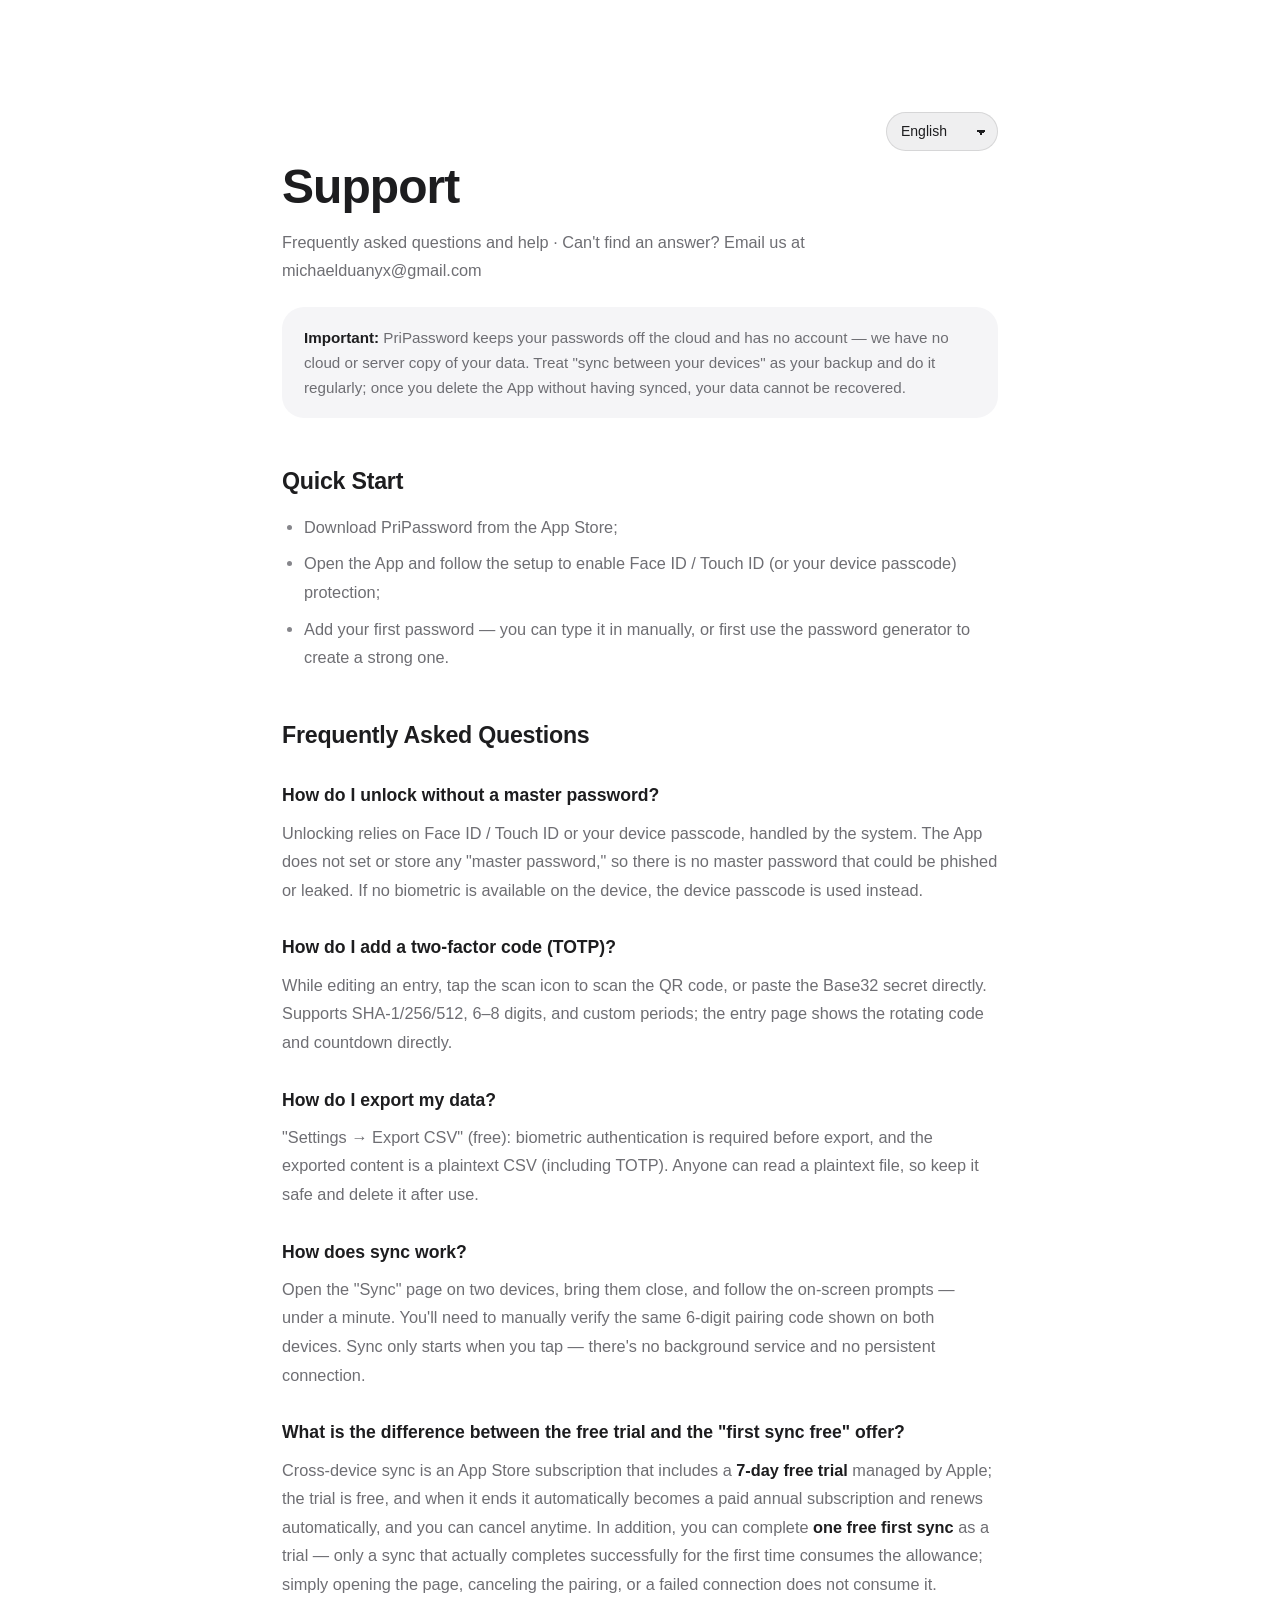
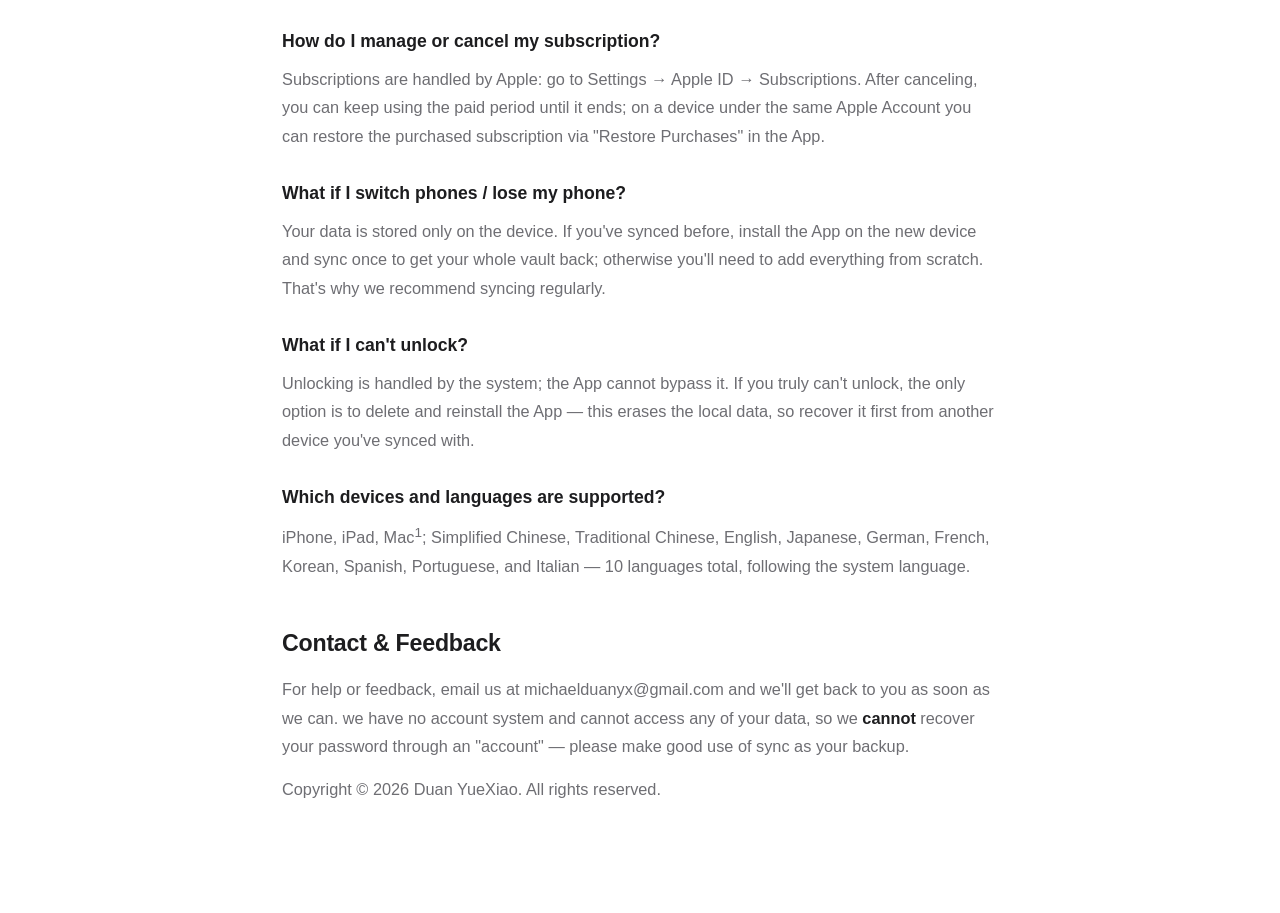
<file: support.html>
<!DOCTYPE html>
<html lang="en">
<head>
<meta charset="UTF-8">
<meta name="viewport" content="width=device-width, initial-scale=1, viewport-fit=cover">
<meta name="theme-color" content="#ffffff">
<title>支持 — PriPassword</title>
<meta name="description" content="PriPassword 支持：快速开始、常见问题与使用帮助——解锁、两步验证、导出、同步、试用与订阅。">
<link rel="icon" type="image/png" sizes="32x32" href="assets/AppIcon-32.png">
<link rel="apple-touch-icon" sizes="180x180" href="assets/AppIcon-180.png">
<link rel="stylesheet" href="css/style.css">
<script>
document.documentElement.className += ' js';
try{
  var _p = new URLSearchParams(location.search);
  var _codes = ['zh-CN','zh-TW','en','ja','de','fr','ko','es','pt','it'];
  var _t = _p.get('theme');
  if(_t !== 'dark' && _t !== 'light'){
    _t = (window.matchMedia && window.matchMedia('(prefers-color-scheme: dark)').matches) ? 'dark' : 'light';
  }
  document.documentElement.setAttribute('data-theme', _t);
  var _meta = document.querySelector('meta[name="theme-color"]');
  if(_meta){ _meta.setAttribute('content', _t === 'dark' ? '#000000' : '#ffffff'); }
  if(_p.get('embed') === '1' || _p.get('embed') === 'true'){ document.documentElement.classList.add('embed'); }
  var _lang = _p.get('lang');
  if(_codes.indexOf(_lang) < 0){
    try { _lang = localStorage.getItem('pp_doc_lang'); } catch(e){ _lang = null; }
    if(_codes.indexOf(_lang) < 0){ _lang = 'en'; }
  }
  document.documentElement.setAttribute('data-lang', _lang);
}catch(e){}
</script>
</head>
<body>



<main class="doc">
  <div class="doc__inner">
    <div class="doc__langwrap"><select id="langSelect" class="doc__lang"></select></div>

    <div id="docBody">

<!-- ===================== 简体中文 ===================== -->
<div class="lang-block" data-lang="zh-CN" hidden>
  <h1 class="doc__title">支持</h1>
  <p class="doc__meta">常见问题与使用帮助 · 没找到答案？请发邮件至 michaelduanyx@gmail.com 联系我们</p>

  <div class="doc__note">
    <strong>重要提醒：</strong>PriPassword 密码不上云、无账号，我们没有任何云端或服务器副本。请把「设备之间的同步」当作你的备份手段，定期做一次；一旦删除 App 且没有同步过，数据将无法恢复。
  </div>

  <h2>快速开始</h2>
  <ul>
    <li>从 App Store 下载 PriPassword；</li>
    <li>打开 App，按引导开启 Face ID / Touch ID（或设备密码）保护；</li>
    <li>添加你的第一条密码——可以手动输入，也可以先用密码生成器造一个足够强的。</li>
  </ul>

  <h2>常见问题</h2>

  <h3>没有主密码，怎么解锁？</h3>
  <p>解锁依赖 Face ID / Touch ID 或设备密码，由系统保管。App 不设也不存任何“主密码”，因此不存在可被钓鱼或泄露的主密码。若设备上没有可用的生物识别，将改用设备密码。</p>

  <h3>如何添加两步验证码（TOTP）？</h3>
  <p>编辑条目时点击扫码图标扫描二维码，或直接粘贴 Base32 密钥。支持 SHA-1/256/512、6–8 位与自定义周期；详情页会直接显示动态验证码与倒计时。</p>

  <h3>如何导出我的数据？</h3>
  <p>「设置 → 导出 CSV」（免费）：导出前需生物识别，导出内容为明文 CSV（含 TOTP）。明文文件任何人可查看，请妥善保管、用后删除。</p>

  <h3>同步怎么用？</h3>
  <p>在两台设备上打开「同步」页，把设备靠近，跟着屏幕提示走，不到一分钟；期间需要人工核对两台设备上相同的 6 位配对码。同步由你按下才开始——没有后台常驻，也没有常开的连接。</p>

  <h3>免费试用和「首次同步免费体验」分别是什么？</h3>
  <p>跨设备同步是 App Store 订阅，包含由 Apple 管理的 <strong>7 天免费试用</strong>；试用期间免费，结束后自动转为付费年订阅并自动续订，可随时取消。此外，你可以<strong>免费完成一次首次同步</strong>作为体验——只有第一次同步真正成功完成才消耗名额，打开页面、取消配对或连接失败均不消耗。</p>

  <h3>订阅如何管理或取消？</h3>
  <p>订阅由 Apple 处理：系统「设置 → Apple ID → 订阅」。取消后，已付费的周期内仍可继续使用；在同一 Apple 账户的设备上可透过 App 内「恢复购买」恢复。</p>

  <h3>换手机 / 手机丢了怎么办？</h3>
  <p>数据只保存在本机。如果你之前同步过，在新设备上安装 App 并同步一次，就能拿回整份密码库；否则需要从头添加。这就是我们建议定期同步的原因。</p>

  <h3>无法解锁怎么办？</h3>
  <p>解锁由系统负责，App 无法绕过。如果彻底无法解锁，只能删除 App 重新安装——这会清空本机数据，请先从另一台同步过的设备上恢复。</p>

  <h3>支持哪些设备与语言？</h3>
  <p>iPhone、iPad、Mac<sup>1</sup>；简体中文、繁体中文、英语、日语、德语、法语、韩语、西班牙语、葡萄牙语、意大利语共 10 种，跟随系统语言。</p>

  <h2>联系与反馈</h2>
  <p>如需帮助或反馈，请发邮件至 michaelduanyx@gmail.com，我们会尽快回复。我们没有账号体系，也拿不到你的任何数据，因此<strong>无法</strong>通过“账号”帮你找回密码——请一定用好同步作为备份。</p>

  <p class="doc__meta">Copyright © 2026 段月骁. 保留所有权利。</p>
</div>

<!-- ===================== 繁體中文 ===================== -->
<div class="lang-block" data-lang="zh-TW" hidden>
  <h1 class="doc__title">支援</h1>
  <p class="doc__meta">常見問題與使用幫助 · 沒找到答案？請發送郵件至 michaelduanyx@gmail.com 聯繫我們</p>

  <div class="doc__note">
    <strong>重要提醒：</strong>PriPassword 密碼不上雲、無帳號，我們沒有任何雲端或伺服器副本。請把「裝置之間的同步」當作你的備份手段，定期做一次；一旦刪除 App 且沒有同步過，資料將無法復原。
  </div>

  <h2>快速開始</h2>
  <ul>
    <li>從 App Store 下載 PriPassword；</li>
    <li>開啟 App，依引導開啟 Face ID / Touch ID（或裝置密碼）保護；</li>
    <li>新增你的第一條密碼——可以手動輸入，也可以先用密碼產生器造一個夠強的。</li>
  </ul>

  <h2>常見問題</h2>

  <h3>沒有主密碼，怎麼解鎖？</h3>
  <p>解鎖依賴 Face ID / Touch ID 或裝置密碼，由系統保管。App 不設也不存任何「主密碼」，因此不存在可被釣魚或外洩的主密碼。若裝置上沒有可用的生物辨識，將改用裝置密碼。</p>

  <h3>如何新增兩步驟驗證碼（TOTP）？</h3>
  <p>編輯項目時點擊掃碼圖示掃描 QR Code，或直接貼上 Base32 金鑰。支援 SHA-1/256/512、6–8 位與自訂週期；詳情頁會直接顯示動態驗證碼與倒數計時。</p>

  <h3>如何匯出我的資料？</h3>
  <p>「設定 → 匯出 CSV」（免費）：匯出前需生物辨識，匯出內容為明文 CSV（含 TOTP）。明文檔案任何人可檢視，請妥善保管、用後刪除。</p>

  <h3>同步怎麼用？</h3>
  <p>在兩台裝置上開啟「同步」頁，把裝置靠近，跟著螢幕提示走，不到一分鐘；期間需要人工核對兩台裝置上相同的 6 位配對碼。同步由你按下才開始——沒有背景常駐，也沒有常開的連線。</p>

  <h3>免費試用和「首次同步免費體驗」分別是什麼？</h3>
  <p>跨裝置同步是 App Store 訂閱，包含由 Apple 管理的 <strong>7 天免費試用</strong>；試用期間免費，結束後自動轉為付費年訂閱並自動續訂，可隨時取消。此外，你可以<strong>免費完成一次首次同步</strong>作為體驗——只有第一次同步真正成功完成才消耗名額，開啟頁面、取消配對或連線失敗均不消耗。</p>

  <h3>訂閱如何管理或取消？</h3>
  <p>訂閱由 Apple 處理：系統「設定 → Apple ID → 訂閱」。取消後，已付費的週期內仍可繼續使用；在同一 Apple 帳號的裝置上可透過 App 內「恢復購買」恢復。</p>

  <h3>換手機 / 手機掉了怎麼辦？</h3>
  <p>資料只保存在本機。如果你之前同步過，在新裝置上安裝 App 並同步一次，就能拿回整份密碼庫；否則需要從頭新增。這就是我們建議定期同步的原因。</p>

  <h3>無法解鎖怎麼辦？</h3>
  <p>解鎖由系統負責，App 無法繞過。如果徹底無法解鎖，只能刪除 App 重新安裝——這會清空本機資料，請先從另一台同步過的裝置上復原。</p>

  <h3>支援哪些裝置與語言？</h3>
  <p>iPhone、iPad、Mac<sup>1</sup>；繁體中文、簡體中文、英語、日語、德語、法語、韓語、西班牙語、葡萄牙語、義大利語共 10 種，跟隨系統語言。</p>

  <h2>聯繫與回饋</h2>
  <p>如需協助或回饋，請發送郵件至 michaelduanyx@gmail.com，我們會盡快回覆。我們沒有帳號體系，也拿不到你的任何資料，因此<strong>無法</strong>透過「帳號」幫你找回密碼——請一定要善用同步作為備份。</p>

  <p class="doc__meta">Copyright © 2026 段月骁. 保留所有權利。</p>
</div>

<!-- ===================== English ===================== -->
<div class="lang-block" data-lang="en" hidden>
  <h1 class="doc__title">Support</h1>
  <p class="doc__meta">Frequently asked questions and help · Can't find an answer? Email us at michaelduanyx@gmail.com</p>

  <div class="doc__note">
    <strong>Important:</strong> PriPassword keeps your passwords off the cloud and has no account — we have no cloud or server copy of your data. Treat "sync between your devices" as your backup and do it regularly; once you delete the App without having synced, your data cannot be recovered.
  </div>

  <h2>Quick Start</h2>
  <ul>
    <li>Download PriPassword from the App Store;</li>
    <li>Open the App and follow the setup to enable Face ID / Touch ID (or your device passcode) protection;</li>
    <li>Add your first password — you can type it in manually, or first use the password generator to create a strong one.</li>
  </ul>

  <h2>Frequently Asked Questions</h2>

  <h3>How do I unlock without a master password?</h3>
  <p>Unlocking relies on Face ID / Touch ID or your device passcode, handled by the system. The App does not set or store any "master password," so there is no master password that could be phished or leaked. If no biometric is available on the device, the device passcode is used instead.</p>

  <h3>How do I add a two-factor code (TOTP)?</h3>
  <p>While editing an entry, tap the scan icon to scan the QR code, or paste the Base32 secret directly. Supports SHA-1/256/512, 6–8 digits, and custom periods; the entry page shows the rotating code and countdown directly.</p>

  <h3>How do I export my data?</h3>
  <p>"Settings → Export CSV" (free): biometric authentication is required before export, and the exported content is a plaintext CSV (including TOTP). Anyone can read a plaintext file, so keep it safe and delete it after use.</p>

  <h3>How does sync work?</h3>
  <p>Open the "Sync" page on two devices, bring them close, and follow the on-screen prompts — under a minute. You'll need to manually verify the same 6-digit pairing code shown on both devices. Sync only starts when you tap — there's no background service and no persistent connection.</p>

  <h3>What is the difference between the free trial and the "first sync free" offer?</h3>
  <p>Cross-device sync is an App Store subscription that includes a <strong>7-day free trial</strong> managed by Apple; the trial is free, and when it ends it automatically becomes a paid annual subscription and renews automatically, and you can cancel anytime. In addition, you can complete <strong>one free first sync</strong> as a trial — only a sync that actually completes successfully for the first time consumes the allowance; simply opening the page, canceling the pairing, or a failed connection does not consume it.</p>

  <h3>How do I manage or cancel my subscription?</h3>
  <p>Subscriptions are handled by Apple: go to Settings → Apple ID → Subscriptions. After canceling, you can keep using the paid period until it ends; on a device under the same Apple Account you can restore the purchased subscription via "Restore Purchases" in the App.</p>

  <h3>What if I switch phones / lose my phone?</h3>
  <p>Your data is stored only on the device. If you've synced before, install the App on the new device and sync once to get your whole vault back; otherwise you'll need to add everything from scratch. That's why we recommend syncing regularly.</p>

  <h3>What if I can't unlock?</h3>
  <p>Unlocking is handled by the system; the App cannot bypass it. If you truly can't unlock, the only option is to delete and reinstall the App — this erases the local data, so recover it first from another device you've synced with.</p>

  <h3>Which devices and languages are supported?</h3>
  <p>iPhone, iPad, Mac<sup>1</sup>; Simplified Chinese, Traditional Chinese, English, Japanese, German, French, Korean, Spanish, Portuguese, and Italian — 10 languages total, following the system language.</p>

  <h2>Contact &amp; Feedback</h2>
  <p>For help or feedback, email us at michaelduanyx@gmail.com and we'll get back to you as soon as we can. we have no account system and cannot access any of your data, so we <strong>cannot</strong> recover your password through an "account" — please make good use of sync as your backup.</p>

  <p class="doc__meta">Copyright © 2026 Duan YueXiao. All rights reserved.</p>
</div>

<!-- ===================== 日本語 ===================== -->
<div class="lang-block" data-lang="ja" hidden>
  <h1 class="doc__title">サポート</h1>
  <p class="doc__meta">よくある質問とヘルプ · 答えが見つかりませんか？ メールで michaelduanyx@gmail.com までお問い合わせください</p>

  <div class="doc__note">
    <strong>重要：</strong>PriPassword はパスワードをクラウドに上げず、アカウントも持ちません。当社が管理するクラウドやサーバーのコピーは一切ありません。「デバイス間同期」をバックアップとして定期的に行ってください。同期せずに App を削除すると、データは復元できなくなります。
  </div>

  <h2>クイックスタート</h2>
  <ul>
    <li>App Store から PriPassword をダウンロードします；</li>
    <li>App を開き、案内に従って Face ID / Touch ID（またはデバイスパスコード）による保護を有効にします；</li>
    <li>最初のパスワードを追加します——手動で入力しても、最初にパスワード生成機能で十分に強いものを作っても構いません。</li>
  </ul>

  <h2>よくある質問</h2>

  <h3>マスターパスワードがなくてもロック解除できますか？</h3>
  <p>ロック解除は Face ID / Touch ID またはデバイスパスコードに依存し、システムが管理します。App はいかなる「マスターパスワード」も設定・保存しないため、フィッシングや漏洩の対象となるマスターパスワードは存在しません。デバイスで生体認証が使えない場合は、デバイスパスコードが使われます。</p>

  <h3>二段階認証コード（TOTP）を追加するには？</h3>
  <p>項目を編集するときにスキャンアイコンをタップして QR コードを読み取るか、Base32 シークレットを直接貼り付けます。SHA-1/256/512、6–8 桁、カスタム期間に対応しており、詳細ページに動的なコードとカウントダウンがそのまま表示されます。</p>

  <h3>データをエクスポートするには？</h3>
  <p>「設定 → CSV を書き出す」（無料）：書き出し前に生体認証が必要で、書き出し内容は平文の CSV（TOTP を含む）です。平文ファイルは誰でも閲覧できるため、大切に保管し、使い終わったら削除してください。</p>

  <h3>同期の使い方は？</h3>
  <p>2 台のデバイスで「同期」ページを開き、近づけて画面上の案内に従うだけで、1 分もかかりません。その間、両方のデバイスに表示される同じ 6 桁のペアリングコードを手動で確認する必要があります。同期はあなたがタップしたときにのみ開始され——バックグラウンド常駐も常時接続もありません。</p>

  <h3>無料試用と「最初の同期無料体験」の違いは？</h3>
  <p>デバイス間同期は Apple が管理する <strong>7 日間の無料試用</strong>を含む App Store のサブスクリプションです。試用期間中は無料で、終了後に自動的に有料の年額サブスクリプションに移行して毎年自動更新され、いつでもキャンセルできます。さらに、体験として<strong>最初の同期を 1 回無料で</strong>完了できます——初回の同期が実際に正常に完了した場合にのみ消費され、ページを開いただけ、ペアリングをキャンセルした、または接続に失敗した場合は消費されません。</p>

  <h3>サブスクリプションの管理やキャンセルは？</h3>
  <p>サブスクリプションは Apple が処理します：「設定 → Apple ID → サブスクリプション」。キャンセル後も、支払い済みの期間中は引き続き利用できます。同じ Apple アカウントのデバイスでは、App 内の「購入を復元」から購入済みのサブスクリプションを復元できます。</p>

  <h3>機種変更 / 携帯を紛失した場合は？</h3>
  <p>データはデバイスにのみ保存されます。以前に同期したことがあれば、新しいデバイスに App をインストールして一度同期すれば、すべてのパスワード庫を取り戻せます。そうでなければ最初から追加し直す必要があります。だからこそ定期的な同期をお勧めします。</p>

  <h3>ロック解除できない場合は？</h3>
  <p>ロック解除はシステムが担当し、App はそれを回避できません。どうしても解除できない場合は、App を削除して再インストールするしかありません——これにより本体のデータは消去されるため、まず別の同期済みデバイスから復元してください。</p>

  <h3>対応するデバイスと言語は？</h3>
  <p>iPhone、iPad、Mac<sup>1</sup>。簡体中国語、繁体中国語、英語、日本語、ドイツ語、フランス語、韓国語、スペイン語、ポルトガル語、イタリア語の全 10 言語で、システムの言語に追随します。</p>

  <h2>お問い合わせとフィードバック</h2>
  <p>ヘルプやフィードバックは、michaelduanyx@gmail.com までメールでお寄せください。順次ご返信します。当社にアカウント体系はなく、お客様のデータにもアクセスできないため、「アカウント」を通じてパスワードを復元することは<strong>できません</strong>——同期をバックアップとしてぜひ活用してください。</p>

  <p class="doc__meta">Copyright © 2026 Duan YueXiao. 無断複製・転載を禁じます。</p>
</div>

<!-- ===================== Deutsch ===================== -->
<div class="lang-block" data-lang="de" hidden>
  <h1 class="doc__title">Support</h1>
  <p class="doc__meta">Häufig gestellte Fragen und Hilfe · Keine Antwort gefunden? Schreiben Sie uns an michaelduanyx@gmail.com</p>

  <div class="doc__note">
    <strong>Wichtig:</strong> PriPassword speichert Ihre Passwörter nicht in der Cloud und hat kein Konto — wir besitzen keinerlei Cloud- oder Serverkopie Ihrer Daten. Nutzen Sie "Synchronisierung zwischen Ihren Geräten" als Backup und machen Sie es regelmäßig; sobald Sie die App löschen, ohne synchronisiert zu haben, können Ihre Daten nicht wiederhergestellt werden.
  </div>

  <h2>Schnellstart</h2>
  <ul>
    <li>Laden Sie PriPassword aus dem App Store herunter;</li>
    <li>Öffnen Sie die App und aktivieren Sie beim Setup den Schutz durch Face ID / Touch ID (oder Ihr Gerätepasscode);</li>
    <li>Fügen Sie Ihr erstes Passwort hinzu — Sie können es manuell eingeben oder zuerst den Passwortgenerator verwenden, um ein starkes zu erzeugen.</li>
  </ul>

  <h2>Häufig gestellte Fragen</h2>

  <h3>Wie entsperre ich ohne Hauptpasswort?</h3>
  <p>Das Entsperren erfolgt über Face ID / Touch ID oder Ihr Gerätepasscode und wird vom System verwaltet. Die App richtet kein "Hauptpasswort" ein und speichert keines, daher gibt es kein Hauptpasswort, das phishbar oder abgreifbar wäre. Ist auf dem Gerät keine Biometrie verfügbar, wird das Gerätepasscode verwendet.</p>

  <h3>Wie füge ich einen Zwei-Faktor-Code (TOTP) hinzu?</h3>
  <p>Tippen Sie beim Bearbeiten eines Eintrags auf das Scan-Symbol, um den QR-Code zu scannen, oder fügen Sie den Base32-Schlüssel direkt ein. Unterstützt werden SHA-1/256/512, 6–8 Stellen und benutzerdefinierte Perioden; die Detailseite zeigt den rotierenden Code und den Countdown direkt an.</p>

  <h3>Wie exportiere ich meine Daten?</h3>
  <p>"Einstellungen → CSV exportieren" (kostenlos): Vor dem Export ist eine Biometrie nötig, und der Export ist eine Klartext-CSV (inklusive TOTP). Eine Klartextdatei kann jeder lesen — bewahren Sie sie sicher auf und löschen Sie sie nach der Verwendung.</p>

  <h3>Wie funktioniert die Synchronisierung?</h3>
  <p>Öffnen Sie auf zwei Geräten die Seite "Synchronisierung", halten Sie sie nah beieinander und folgen Sie den Bildschirmanweisungen — unter einer Minute. Sie müssen den gleichen 6-stelligen Pairing-Code auf beiden Geräten manuell abgleichen. Die Synchronisierung startet erst, wenn Sie tippen — kein Hintergrund-Dienst und keine dauerhafte Verbindung.</p>

  <h3>Was ist der Unterschied zwischen kostenlosem Test und "erste Synchronisierung kostenlos"?</h3>
  <p>Die geräteübergreifende Synchronisierung ist ein App Store-Abonnement, das ein von Apple verwaltetes <strong>7-tägiges kostenloses Probeabo</strong> umfasst. Die Probezeit ist kostenlos; nach ihrem Ende wird es automatisch zu einem kostenpflichtigen Jahresabonnement und verlängert sich jährlich, und Sie können jederzeit kündigen. Zusätzlich können Sie <strong>eine kostenlose erste Synchronisierung</strong> als Test absolvieren — nur eine Synchronisierung, die beim ersten Mal tatsächlich erfolgreich abgeschlossen wird, verbraucht das Kontingent; das bloße Öffnen der Seite, das Abbrechen der Kopplung oder eine fehlgeschlagene Verbindung verbrauchen es nicht.</p>

  <h3>Wie verwalte oder kündige ich mein Abonnement?</h3>
  <p>Abonnements werden von Apple verwaltet: Gehen Sie zu Einstellungen → Apple-Konto → Abos. Nach der Kündigung können Sie den bezahlten Zeitraum bis zu seinem Ende weiter nutzen; auf einem Gerät unter demselben Apple-Konto können Sie das erworbene Abonnement über "Käufe wiederherstellen" in der App wiederherstellen.</p>

  <h3>Was, wenn ich das Handy wechsle / verliere?</h3>
  <p>Ihre Daten werden nur auf dem Gerät gespeichert. Wenn Sie zuvor synchronisiert haben, installieren Sie die App auf dem neuen Gerät und synchronisieren einmal, um Ihren gesamten Tresor zurückzubekommen; andernfalls müssen Sie alles neu hinzufügen. Deshalb empfehlen wir regelmäßiges Synchronisieren.</p>

  <h3>Was, wenn ich nicht entsperren kann?</h3>
  <p>Das Entsperren wird vom System übernommen; die App kann es nicht umgehen. Wenn Sie gar nicht entsperren können, bleibt nur, die App zu löschen und neu zu installieren — das löscht die lokalen Daten, stellen Sie sie also zuerst von einem anderen synchronisierten Gerät wieder her.</p>

  <h3>Welche Geräte und Sprachen werden unterstützt?</h3>
  <p>iPhone, iPad, Mac<sup>1</sup>; Vereinfachtes Chinesisch, Traditionelles Chinesisch, Englisch, Japanisch, Deutsch, Französisch, Koreanisch, Spanisch, Portugiesisch und Italienisch — insgesamt 10 Sprachen, folgen der Systemsprache.</p>

  <h2>Kontakt &amp; Feedback</h2>
  <p>Bei Hilfe oder Feedback schreiben Sie uns an michaelduanyx@gmail.com – wir antworten so schnell wie möglich. Wir haben kein Kontosystem und können auf keine Ihrer Daten zugreifen, daher können wir Ihr Passwort <strong>nicht</strong> über ein "Konto" wiederherstellen — nutzen Sie die Synchronisierung unbedingt als Backup.</p>

  <p class="doc__meta">Copyright © 2026 Duan YueXiao. Alle Rechte vorbehalten.</p>
</div>

<!-- ===================== Français ===================== -->
<div class="lang-block" data-lang="fr" hidden>
  <h1 class="doc__title">Assistance</h1>
  <p class="doc__meta">Questions fréquentes et aide · Vous ne trouvez pas de réponse ? Écrivez-nous à michaelduanyx@gmail.com</p>

  <div class="doc__note">
    <strong>Important :</strong> PriPassword ne met pas vos mots de passe dans le cloud et n'a pas de compte — nous ne conservons aucune copie cloud ou serveur de vos données. Considérez la « synchronisation entre vos appareils » comme votre sauvegarde et faites-la régulièrement ; si vous supprimez l'App sans avoir synchronisé, vos données ne pourront pas être récupérées.
  </div>

  <h2>Démarrage rapide</h2>
  <ul>
    <li>Téléchargez PriPassword depuis l'App Store ;</li>
    <li>Ouvrez l'App et suivez la configuration pour activer la protection Face ID / Touch ID (ou le code de votre appareil) ;</li>
    <li>Ajoutez votre premier mot de passe — vous pouvez le saisir manuellement, ou d'abord utiliser le générateur de mots de passe pour en créer un suffisamment robuste.</li>
  </ul>

  <h2>Questions fréquentes</h2>

  <h3>Comment déverrouiller sans mot de passe maître ?</h3>
  <p>Le déverrouillage repose sur Face ID / Touch ID ou le code de l'appareil, géré par le système. L'App ne définit ni ne stocke aucun « mot de passe maître », il n'existe donc pas de mot de passe maître susceptible d'être hameçonnée ou divulgué. Si la biométrie n'est pas disponible sur l'appareil, le code de l'appareil est utilisé.</p>

  <h3>Comment ajouter un code à deux facteurs (TOTP) ?</h3>
  <p>Lors de l'édition d'une entrée, touchez l'icône de scan pour lire le QR code, ou collez directement la clé Base32. Prend en charge SHA-1/256/512, 6–8 chiffres et périodes personnalisées ; la page de détail affiche directement le code dynamique et le compte à rebours.</p>

  <h3>Comment exporter mes données ?</h3>
  <p>« Réglages → Exporter CSV » (gratuit) : une authentification biométrique est requise avant l'export, et le contenu exporté est un CSV en texte clair (TOTP inclus). N'importe qui peut lire un fichier en texte clair — conservez-le en lieu sûr et supprimez-le après usage.</p>

  <h3>Comment fonctionne la synchronisation ?</h3>
  <p>Ouvrez la page « Synchronisation » sur deux appareils, rapprochez-les et suivez les instructions à l'écran — moins d'une minute. Vous devez vérifier manuellement le même code d'appairage à 6 chiffres affiché sur les deux appareils. La synchronisation ne démarre que lorsque vous appuyez — aucun service en arrière-plan et aucune connexion permanente.</p>

  <h3>Quelle est la différence entre l'essai gratuit et la « première synchronisation gratuite » ?</h3>
  <p>La synchronisation multi-appareils est un abonnement App Store qui inclut un <strong>essai gratuit de 7 jours</strong> géré par Apple. L'essai est gratuit ; à son terme, il devient automatiquement un abonnement annuel payant et se renouvelle chaque année, et vous pouvez annuler à tout moment. En outre, vous pouvez effectuer <strong>une première synchronisation gratuite</strong> à titre d'essai — seule une synchronisation réellement menée à bien pour la première fois consomme le quota ; le simple fait d'ouvrir la page, d'annuler l'appairage ou un échec de connexion ne le consomme pas.</p>

  <h3>Comment gérer ou annuler mon abonnement ?</h3>
  <p>Les abonnements sont gérés par Apple : allez dans Réglages → Identifiant Apple → Abonnements. Après annulation, vous pouvez continuer à utiliser la période payée jusqu'à sa fin ; sur un appareil associé au même compte Apple, vous pouvez restaurer l'abonnement acheté via « Restaurer les achats » dans l'App.</p>

  <h3>Si je change de téléphone / perds mon téléphone ?</h3>
  <p>Vos données ne sont stockées que sur l'appareil. Si vous avez déjà synchronisé, installez l'App sur le nouvel appareil et synchronisez une fois pour récupérer tout votre coffre ; sinon vous devrez tout ajouter à nouveau. C'est pourquoi nous recommandons de synchroniser régulièrement.</p>

  <h3>Si je ne peux pas déverrouiller ?</h3>
  <p>Le déverrouillage est géré par le système ; l'App ne peut pas le contourner. Si vous ne pouvez vraiment pas déverrouiller, la seule option est de supprimer et réinstaller l'App — cela efface les données locales, aussi récupérez-les d'abord depuis un autre appareil synchronisé.</p>

  <h3>Quels appareils et langues sont pris en charge ?</h3>
  <p>iPhone, iPad, Mac<sup>1</sup> ; chinois simplifié, chinois traditionnel, anglais, japonais, allemand, français, coréen, espagnol, portugais et italien — 10 langues au total, suivant la langue du système.</p>

  <h2>Contact &amp; avis</h2>
  <p>Pour obtenir de l'aide ou nous faire part de vos commentaires, écrivez-nous à michaelduanyx@gmail.com et nous vous répondrons dès que possible. nous n'avons pas de système de compte et ne pouvons accéder à aucune de vos données, nous ne pouvons donc <strong>pas</strong> récupérer votre mot de passe via un « compte » — utilisez bien la synchronisation comme sauvegarde.</p>

  <p class="doc__meta">Copyright © 2026 Duan YueXiao. Tous droits réservés.</p>
</div>

<!-- ===================== 한국어 ===================== -->
<div class="lang-block" data-lang="ko" hidden>
  <h1 class="doc__title">지원</h1>
  <p class="doc__meta">자주 묻는 질문과 도움말 · 답을 찾지 못하셨나요? michaelduanyx@gmail.com 으로 이메일 주세요</p>

  <div class="doc__note">
    <strong>중요:</strong> PriPassword는 비밀번호를 클라우드에 올리지 않으며 계정이 없습니다 — 당사는 데이터의 클라우드나 서버 사본을 전혀 보관하지 않습니다. "기기 간 동기화"를 백업 수단으로 삼아 정기적으로 수행해 주세요. 동기화하지 않고 App을 삭제하면 데이터를 복구할 수 없습니다.
  </div>

  <h2>빠른 시작</h2>
  <ul>
    <li>App Store에서 PriPassword를 다운로드합니다;</li>
    <li>App을 열고 안내에 따라 Face ID / Touch ID(또는 기기 암호) 보호를 켭니다;</li>
    <li>첫 번째 비밀번호를 추가합니다 — 직접 입력해도 되고, 먼저 비밀번호 생성기를 써서 충분히 강한 것을 만들어도 됩니다.</li>
  </ul>

  <h2>자주 묻는 질문</h2>

  <h3>마스터 비밀번호 없이 어떻게 잠금 해제하나요?</h3>
  <p>잠금 해제는 Face ID / Touch ID 또는 기기 암호에 의존하며 시스템이 관리합니다. App은 어떤 "마스터 비밀번호"도 설정하거나 저장하지 않으므로, 피싱되거나 유출될 마스터 비밀번호 자체가 존재하지 않습니다. 기기에서 생체 인식이 불가능하면 기기 암호가 사용됩니다.</p>

  <h3>2단계 인증 코드(TOTP)를 추가하려면?</h3>
  <p>항목을 편집할 때 스캔 아이콘을 탭하여 QR 코드를 스캔하거나 Base32 키를 직접 붙여넣습니다. SHA-1/256/512, 6–8자리 및 사용자 지정 주기를 지원하며, 상세 페이지에 동적 코드와 카운트다운이 바로 표시됩니다.</p>

  <h3>내 데이터를 내보내려면?</h3>
  <p>"설정 → CSV 내보내기"(무료): 내보내기 전 생체 인증이 필요하며, 내보낸 내용은 일반 텍스트 CSV(TOTP 포함)입니다. 일반 텍스트 파일은 누구나 볼 수 있으니 안전하게 보관하고 사용 후 삭제하세요.</p>

  <h3>동기화는 어떻게 하나요?</h3>
  <p>두 기기에서 "동기화" 페이지를 열고 가까이 둔 뒤 화면 안내를 따르면 1분도 걸리지 않습니다. 그동안 두 기기에 표시된 동일한 6자리 페어링 코드를 수동으로 확인해야 합니다. 동기화는 사용자가 탭하는 순간에만 시작되며 — 백그라운드 상주나 상시 연결은 없습니다.</p>

  <h3>무료 체험과 "첫 동기화 무료"는 무엇이 다른가요?</h3>
  <p>기기 간 동기화는 Apple이 관리하는 <strong>7일 무료 체험</strong>이 포함된 App Store 구독입니다. 체험 기간은 무료이며, 종료 시 자동으로 유료 연간 구독으로 전환되어 매년 자동 갱신되고 언제든 취소할 수 있습니다. 또한 경험 삼아 <strong>첫 동기화를 한 번 무료로</strong> 완료할 수 있습니다 — 최초로 동기화가 실제로 성공적으로 완료된 경우에만 할당량이 소진되며, 페이지를 열기만 하거나 페어링을 취소하거나 연결에 실패한 경우에는 소진되지 않습니다.</p>

  <h3>구독을 관리하거나 취소하려면?</h3>
  <p>구독은 Apple이 처리합니다: 설정 → Apple ID → 구독으로 이동하세요. 취소 후에도 결제한 기간은 종료 시까지 계속 이용할 수 있습니다. 동일한 Apple 계정의 기기에서 App 내 "구매 복원"을 통해 구매한 구독을 복원할 수 있습니다.</p>

  <h3>기기를 바꾸거나 / 분실하면?</h3>
  <p>데이터는 기기에만 저장됩니다. 이전에 동기화한 적이 있다면 새 기기에 App을 설치하고 한 번 동기화하면 전체 금고를 되찾을 수 있습니다. 그렇지 않으면 처음부터 다시 추가해야 합니다. 그래서 정기적인 동기화를 권장합니다.</p>

  <h3>잠금 해제가 안 되면?</h3>
  <p>잠금 해제는 시스템이 담당하며 App은 이를 우회할 수 없습니다. 정말 해제할 수 없다면 App을 삭제 후 재설치하는 방법뿐입니다 — 이렇게 하면 기기 데이터가 지워지므로, 먼저 동기화한 다른 기기에서 복구하세요.</p>

  <h3>어떤 기기와 언어를 지원하나요?</h3>
  <p>iPhone, iPad, Mac<sup>1</sup>. 간체 중국어, 번체 중국어, 영어, 일본어, 독일어, 프랑스어, 한국어, 스페인어, 포르투갈어, 이탈리아어까지 총 10개 언어를 시스템 언어에 맞춰 지원합니다.</p>

  <h2>문의 및 피드백</h2>
  <p>도움이나 피드백은 michaelduanyx@gmail.com 으로 이메일 주세요. 가능한 한 빨리 답변드리겠습니다。 당사는 계정 체계가 없고 어떤 데이터에도 접근할 수 없으므로, "계정"을 통해 비밀번호를 복구해 드릴 수<strong>없습니다</strong> — 동기화를 백업으로 꼭 활용해 주세요.</p>

  <p class="doc__meta">Copyright © 2026 Duan YueXiao. 모든 권리를 보유합니다.</p>
</div>

<!-- ===================== Español ===================== -->
<div class="lang-block" data-lang="es" hidden>
  <h1 class="doc__title">Soporte</h1>
  <p class="doc__meta">Preguntas frecuentes y ayuda · ¿No encuentras respuesta? Escríbenos a michaelduanyx@gmail.com</p>

  <div class="doc__note">
    <strong>Importante:</strong> PriPassword mantiene tus contraseñas fuera de la nube y no tiene cuenta — no tenemos ninguna copia en la nube ni en servidores de tus datos. Considera la "sincronización entre tus dispositivos" como tu copia de seguridad y hazla con regularidad; si eliminas la App sin haber sincronizado, tus datos no podrán recuperarse.
  </div>

  <h2>Inicio rápido</h2>
  <ul>
    <li>Descarga PriPassword desde el App Store;</li>
    <li>Abre la App y sigue la configuración para activar la protección con Face ID / Touch ID (o el código del dispositivo);</li>
    <li>Añade tu primera contraseña — puedes escribirla manualmente o primero usar el generador de contraseñas para crear una suficientemente fuerte.</li>
  </ul>

  <h2>Preguntas frecuentes</h2>

  <h3>¿Cómo desbloqueo sin una contraseña maestra?</h3>
  <p>El desbloqueo depende de Face ID / Touch ID o del código del dispositivo, gestionado por el sistema. La App no define ni almacena ninguna "contraseña maestra", por lo que no existe una contraseña maestra que pueda ser suplantada o filtrada. Si no hay biometría disponible en el dispositivo, se usa el código del dispositivo.</p>

  <h3>¿Cómo añado un código de verificación en dos pasos (TOTP)?</h3>
  <p>Al editar una entrada, toca el icono de escaneo para leer el código QR, o pega la clave Base32 directamente. Admite SHA-1/256/512, 6–8 dígitos y periodos personalizados; la página de detalle muestra directamente el código dinámico y la cuenta atrás.</p>

  <h3>¿Cómo exporto mis datos?</h3>
  <p>"Ajustes → Exportar CSV" (gratis): se requiere autenticación biométrica antes de exportar, y el contenido exportado es un CSV de texto plano (TOTP incluido). Cualquiera puede leer un archivo de texto plano, así que guárdalo bien y bórralo tras usarlo.</p>

  <h3>¿Cómo funciona la sincronización?</h3>
  <p>Abre la página "Sincronización" en dos dispositivos, acércalos y sigue las instrucciones en pantalla — menos de un minuto. Deberás verificar manualmente el mismo código de emparejamiento de 6 dígitos mostrado en ambos dispositivos. La sincronización solo comienza cuando tocas — no hay servicio en segundo plano ni conexión permanente.</p>

  <h3>¿En qué se diferencian la prueba gratuita y la "primera sincronización gratis"?</h3>
  <p>La sincronización entre dispositivos es una suscripción del App Store que incluye una <strong>prueba gratuita de 7 días</strong> gestionada por Apple. La prueba es gratuita; al finalizar, se convierte automáticamente en una suscripción anual de pago y se renueva cada año, y puedes cancelarla en cualquier momento. Además, puedes completar <strong>una primera sincronización gratuita</strong> como prueba — solo una sincronización que se complete realmente con éxito por primera vez consume la asignación; simplemente abrir la página, cancelar el emparejamiento o un fallo de conexión no la consumen.</p>

  <h3>¿Cómo gestiono o cancelo mi suscripción?</h3>
  <p>Las suscripciones las gestiona Apple: ve a Ajustes → ID de Apple → Suscripciones. Tras cancelar, puedes seguir usando el periodo pagado hasta que termine; en un dispositivo bajo la misma cuenta de Apple puedes restaurar la suscripción comprada mediante "Restaurar compras" en la App.</p>

  <h3>¿Si cambio de teléfono / pierdo el teléfono?</h3>
  <p>Tus datos solo se guardan en el dispositivo. Si ya sincronizaste antes, instala la App en el nuevo dispositivo y sincroniza una vez para recuperar todo tu vault; de lo contrario tendrás que añadirlo todo desde cero. Por eso recomendamos sincronizar con regularidad.</p>

  <h3>¿Qué si no puedo desbloquear?</h3>
  <p>El desbloqueo lo gestiona el sistema; la App no puede evadirlo. Si realmente no puedes desbloquear, la única opción es eliminar y reinstalar la App — esto borra los datos locales, así que recupéralos primero desde otro dispositivo que hayas sincronizado.</p>

  <h3>¿Qué dispositivos e idiomas se admiten?</h3>
  <p>iPhone, iPad, Mac<sup>1</sup>; chino simplificado, chino tradicional, inglés, japonés, alemán, francés, coreano, español, portugués e italiano — 10 idiomas en total, siguiendo el idioma del sistema.</p>

  <h2>Contacto y comentarios</h2>
  <p>Para obtener ayuda o enviar comentarios, escríbenos a michaelduanyx@gmail.com y te responderemos lo antes posible. no tenemos sistema de cuentas y no podemos acceder a ninguno de tus datos, por lo que <strong>no</strong> podemos recuperar tu contraseña mediante una "cuenta" — por favor usa bien la sincronización como copia de seguridad.</p>

  <p class="doc__meta">Copyright © 2026 Duan YueXiao. Todos los derechos reservados.</p>
</div>

<!-- ===================== Português ===================== -->
<div class="lang-block" data-lang="pt" hidden>
  <h1 class="doc__title">Suporte</h1>
  <p class="doc__meta">Perguntas frequentes e ajuda · Não encontrou uma resposta? Escreva-nos em michaelduanyx@gmail.com</p>

  <div class="doc__note">
    <strong>Importante:</strong> o PriPassword mantém suas senhas fora da nuvem e não tem conta — não temos nenhuma cópia na nuvem ou em servidores dos seus dados. Considere a "sincronização entre seus dispositivos" como seu backup e faça-a regularmente; se você excluir o App sem ter sincronizado, seus dados não poderão ser recuperados.
  </div>

  <h2>Início rápido</h2>
  <ul>
    <li>Baixe o PriPassword na App Store;</li>
    <li>Abra o App e siga a configuração para ativar a proteção por Face ID / Touch ID (ou a senha do dispositivo);</li>
    <li>Adicione sua primeira senha — você pode digitá-la manualmente ou primeiro usar o gerador de senhas para criar uma suficientemente forte.</li>
  </ul>

  <h2>Perguntas frequentes</h2>

  <h3>Como desbloquear sem uma senha mestre?</h3>
  <p>O desbloqueio depende de Face ID / Touch ID ou da senha do dispositivo, gerenciado pelo sistema. O App não define nem armazena nenhuma "senha mestre", portanto não existe uma senha mestre que possa ser phishing ou vazada. Se não houver biometria disponível no dispositivo, é usada a senha do dispositivo.</p>

  <h3>Como adiciono um código de dois fatores (TOTP)?</h3>
  <p>Ao editar um item, toque no ícone de leitura para escanear o QR code, ou cole a chave Base32 diretamente. Suporta SHA-1/256/512, 6–8 dígitos e períodos personalizados; a página de detalhes mostra diretamente o código dinâmico e a contagem regressiva.</p>

  <h3>Como exporto meus dados?</h3>
  <p>"Ajustes → Exportar CSV" (grátis): é necessária autenticação biométrica antes da exportação, e o conteúdo exportado é um CSV em texto puro (incluindo TOTP). Qualquer pessoa pode ler um arquivo em texto puro — guarde-o com cuidado e exclua-o após o uso.</p>

  <h3>Como funciona a sincronização?</h3>
  <p>Abra a página "Sincronização" em dois dispositivos, aproxe-os e siga as instruções na tela — menos de um minuto. Você precisará verificar manualmente o mesmo código de pareamento de 6 dígitos exibido em ambos os dispositivos. A sincronização só começa quando você toca — não há serviço em segundo plano nem conexão persistente.</p>

  <h3>Qual a diferença entre o teste grátis e a "primeira sincronização grátis"?</h3>
  <p>A sincronização entre dispositivos é uma assinatura da App Store que inclui um <strong>teste grátis de 7 dias</strong> gerenciado pela Apple. O teste é gratuito; ao terminar, passa automaticamente a uma assinatura anual paga e renova todo ano, e você pode cancelar a qualquer momento. Além disso, você pode concluir <strong>uma primeira sincronização grátis</strong> como teste — apenas uma sincronização que realmente seja concluída com sucesso pela primeira vez consome a cota; simplesmente abrir a página, cancelar o emparelhamento ou uma falha de conexão não a consomem.</p>

  <h3>Como gerencio ou cancelo minha assinatura?</h3>
  <p>As assinaturas são gerenciadas pela Apple: vá em Ajustes → ID Apple → Assinaturas. Após cancelar, você pode continuar usando o período pago até o seu fim; em um dispositivo sob a mesma conta Apple você pode restaurar a assinatura adquirida via "Restaurar Compras" no App.</p>

  <h3>E se eu trocar de celular / perder o celular?</h3>
  <p>Seus dados são armazenados apenas no dispositivo. Se você já sincronizou antes, instale o App no novo dispositivo e sincronize uma vez para recuperar todo o seu cofre; caso contrário, precisará adicionar tudo do zero. É por isso que recomendamos sincronizar regularmente.</p>

  <h3>E se eu não conseguir desbloquear?</h3>
  <p>O desbloqueio é gerenciado pelo sistema; o App não pode contorná-lo. Se você realmente não conseguir desbloquear, a única opção é excluir e reinstalar o App — isso apaga os dados locais, então recupere-os primeiro de outro dispositivo sincronizado.</p>

  <h3>Quais dispositivos e idiomas são suportados?</h3>
  <p>iPhone, iPad, Mac<sup>1</sup>; chinês simplificado, chinês tradicional, inglês, japonês, alemão, francês, coreano, espanhol, português e italiano — 10 idiomas no total, seguindo o idioma do sistema.</p>

  <h2>Contato e feedback</h2>
  <p>Para obter ajuda ou enviar comentários, escreva-nos em michaelduanyx@gmail.com e responderemos o mais rápido possível. não temos sistema de contas e não podemos acessar nenhum dos seus dados, portanto <strong>não</strong> podemos recuperar sua senha por meio de uma "conta" — por favor, use bem a sincronização como backup.</p>

  <p class="doc__meta">Copyright © 2026 Duan YueXiao. Todos os direitos reservados.</p>
</div>

<!-- ===================== Italiano ===================== -->
<div class="lang-block" data-lang="it" hidden>
  <h1 class="doc__title">Supporto</h1>
  <p class="doc__meta">Domande frequenti e aiuto · Non trovi una risposta? Scrivici a michaelduanyx@gmail.com</p>

  <div class="doc__note">
    <strong>Importante:</strong> PriPassword tiene le tue password fuori dal cloud e non ha account — non abbiamo alcuna copia cloud o su server dei tuoi dati. Considera la "sincronizzazione tra i tuoi dispositivi" come il tuo backup e falla regolarmente; una volta eliminata l'App senza aver sincronizzato, i dati non potranno essere recuperati.
  </div>

  <h2>Avvio rapido</h2>
  <ul>
    <li>Scarica PriPassword dall'App Store;</li>
    <li>Apri l'App e segui la configurazione per attivare la protezione con Face ID / Touch ID (o il codice del dispositivo);</li>
    <li>Aggiungi la tua prima password — puoi inserirla manualmente, oppure prima usare il generatore di password per crearne una sufficientemente robusta.</li>
  </ul>

  <h2>Domande frequenti</h2>

  <h3>Come sblocco senza una password principale?</h3>
  <p>Lo sblocco si basa su Face ID / Touch ID o sul codice del dispositivo, gestito dal sistema. L'App non imposta né memorizza alcuna "password principale", quindi non esiste una password principale che possa essere phishata o divulgata. Se sul dispositivo non è disponibile la biometria, viene usato il codice del dispositivo.</p>

  <h3>Come aggiungo un codice a due fattori (TOTP)?</h3>
  <p>Durante la modifica di una voce, tocca l'icona di scansione per leggere il codice QR, oppure incolla direttamente la chiave Base32. Supporta SHA-1/256/512, 6–8 cifre e periodi personalizzati; la pagina di dettaglio mostra direttamente il codice dinamico e il conto alla rovescia.</p>

  <h3>Come esporto i miei dati?</h3>
  <p>"Impostazioni → Esporta CSV" (gratuito): prima dell'esportazione è richiesta l'autenticazione biometrica e il contenuto esportato è un CSV in chiaro (TOTP incluso). Chiunque può leggere un file in chiaro, quindi conservalo con cura ed eliminalo dopo l'uso.</p>

  <h3>Come funziona la sincronizzazione?</h3>
  <p>Apri la pagina "Sincronizzazione" su due dispositivi, avvicinali e segui le istruzioni sullo schermo — meno di un minuto. Dovrai verificare manualmente lo stesso codice di abbinamento a 6 cifre mostrato su entrambi i dispositivi. La sincronizzazione parte solo quando tocchi — nessun servizio in background e nessuna connessione permanente.</p>

  <h3>Qual è la differenza tra prova gratuita e "prima sincronizzazione gratuita"?</h3>
  <p>La sincronizzazione tra dispositivi è un abbonamento App Store che include una <strong>prova gratuita di 7 giorni</strong> gestita da Apple. La prova è gratuita; alla scadenza diventa automaticamente un abbonamento annuale a pagamento e si rinnova ogni anno, e puoi annullare in qualsiasi momento. Inoltre, puoi completare <strong>una prima sincronizzazione gratuita</strong> come prova — solo una sincronizzazione realmente completata con successo per la prima volta consuma la dotazione; aprire semplicemente la pagina, annullare l'abbinamento o un errore di connessione non la consumano.</p>

  <h3>Come gestisco o annullo il mio abbonamento?</h3>
  <p>Gli abbonamenti sono gestiti da Apple: vai in Impostazioni → ID Apple → Abbonamenti. Dopo l'annullamento, puoi continuare a usare il periodo pagato fino alla sua fine; su un dispositivo con lo stesso account Apple puoi ripristinare l'abbonamento acquistato tramite "Ripristina acquisti" nell'App.</p>

  <h3>Se cambi telefono / perdi il telefono?</h3>
  <p>I dati sono salvati solo sul dispositivo. Se hai già sincronizzato in precedenza, installa l'App sul nuovo dispositivo e sincronizza una volta per recuperare l'intero vault; altrimenti dovrai aggiungere tutto da zero. È per questo che consigliamo di sincronizzare regolarmente.</p>

  <h3>Se non riesco a sbloccare?</h3>
  <p>Lo sblocco è gestito dal sistema; l'App non può aggirarlo. Se proprio non riesci a sbloccare, l'unica opzione è eliminare e reinstallare l'App — questo cancella i dati locali, quindi ripristinali prima da un altro dispositivo sincronizzato.</p>

  <h3>Quali dispositivi e lingue sono supportati?</h3>
  <p>iPhone, iPad, Mac<sup>1</sup>; cinese semplificato, cinese tradizionale, inglese, giapponese, tedesco, francese, coreano, spagnolo, portoguese e italiano — 10 lingue in totale, seguono la lingua di sistema.</p>

  <h2>Contatti e feedback</h2>
  <p>Per assistenza o feedback, scrivici a michaelduanyx@gmail.com e ti risponderemo il prima possibile. non abbiamo un sistema di account e non possiamo accedere a nessuno dei tuoi dati, quindi <strong>non</strong> possiamo recuperare la tua password tramite un "account" — usa bene la sincronizzazione come backup.</p>

  <p class="doc__meta">Copyright © 2026 Duan YueXiao. Tutti i diritti riservati.</p>
</div>
    </div>
  </div>
</main>

<script>
(function(){
  var LANGS = [
    { code: 'zh-CN', label: '简体中文', title: '支持' },
    { code: 'zh-TW', label: '繁體中文', title: '支援' },
    { code: 'en',    label: 'English',  title: 'Support' },
    { code: 'ja',    label: '日本語',    title: 'サポート' },
    { code: 'de',    label: 'Deutsch',  title: 'Support' },
    { code: 'fr',    label: 'Français', title: "Assistance" },
    { code: 'ko',    label: '한국어',    title: '지원' },
    { code: 'es',    label: 'Español',  title: 'Soporte' },
    { code: 'pt',    label: 'Português',title: 'Suporte' },
    { code: 'it',    label: 'Italiano', title: 'Supporto' }
  ];
  var codes = LANGS.map(function(l){ return l.code; });
  function blocks(){ return document.querySelectorAll('#docBody > .lang-block'); }
  function apply(lang){
    var bs = blocks(), found = false, first = null;
    bs.forEach(function(b){
      if(!first) first = b;
      if(b.getAttribute('data-lang') === lang) found = true;
    });
    if(!found && first){ lang = (first.getAttribute('data-lang') || 'zh-CN'); }
    document.documentElement.setAttribute('data-lang', lang);
    document.documentElement.lang = lang;
    try { localStorage.setItem('pp_doc_lang', lang); } catch(e){}
    var meta = LANGS.filter(function(l){ return l.code === lang; })[0];
    if(meta) document.title = meta.title + ' — PriPassword';
  }
  function init(){
    var sel = document.getElementById('langSelect');
    LANGS.forEach(function(l){
      var op = document.createElement('option');
      op.value = l.code; op.textContent = l.label;
      if(sel) sel.appendChild(op);
    });
    var saved = null; try { saved = localStorage.getItem('pp_doc_lang'); } catch(e){}
    var nav = (navigator.language || 'zh-CN').toLowerCase();
    var params = {}; try { new URLSearchParams(location.search).forEach(function(v,k){ params[k] = v; }); } catch(e){}
    var theme = (params.theme === 'dark' || params.theme === 'light') ? params.theme : null;
    if(theme){ document.documentElement.setAttribute('data-theme', theme); }
    var metaTheme = document.querySelector('meta[name="theme-color"]');
    if(metaTheme){
      var isDark = theme === 'dark' || (theme !== 'light' && window.matchMedia && window.matchMedia('(prefers-color-scheme: dark)').matches);
      metaTheme.setAttribute('content', isDark ? '#000000' : '#ffffff');
    }
    var embed = (params.embed === '1' || params.embed === 'true');
    if(embed){ document.documentElement.classList.add('embed'); }
    var initLang = (params.lang && codes.indexOf(params.lang) >= 0) ? params.lang
                 : (saved && codes.indexOf(saved) >= 0) ? saved
                 : 'en';
    if(params.lang){ try { localStorage.setItem('pp_doc_lang', initLang); } catch(e){} }
    if(sel){
      sel.value = initLang;
      sel.addEventListener('change', function(){ apply(sel.value); });
    }
    apply(initLang);
  }
  if(document.readyState !== 'loading') init(); else document.addEventListener('DOMContentLoaded', init);
})();
</script>

</body>
</html>
</file>
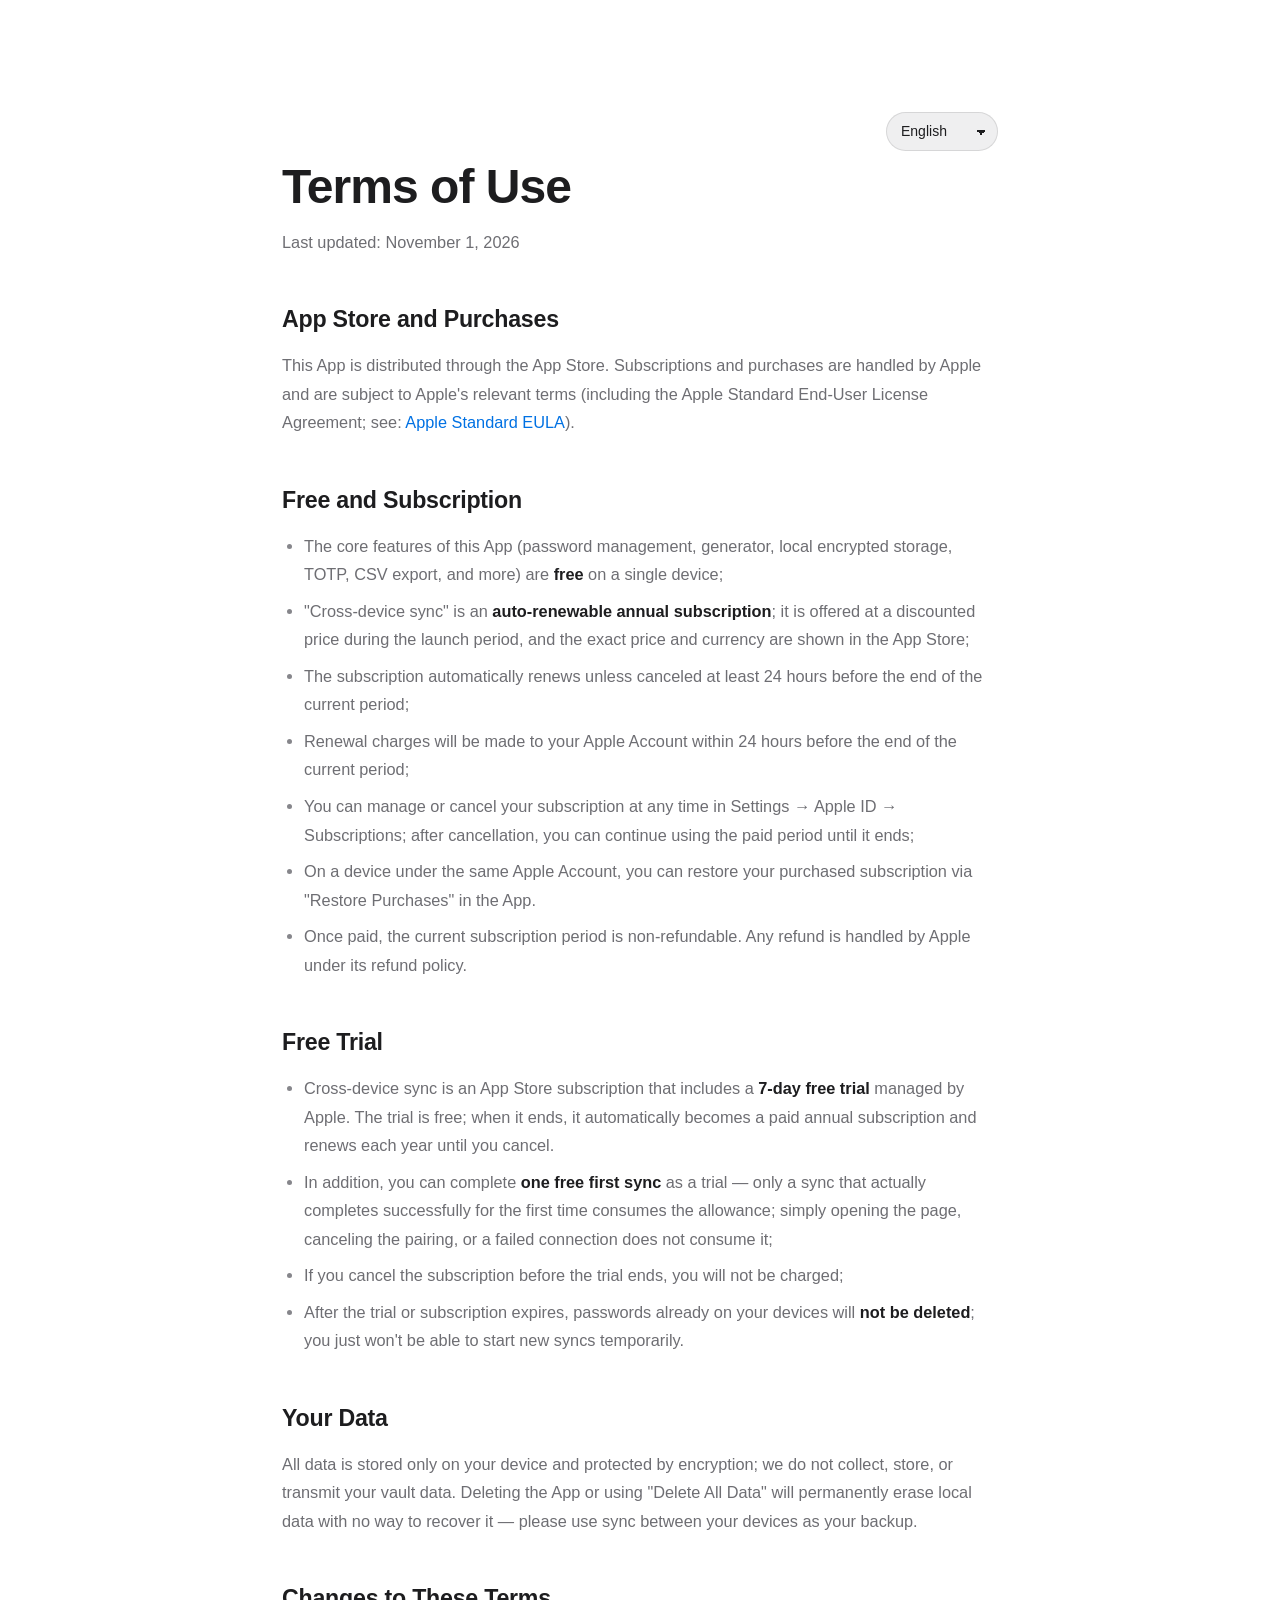
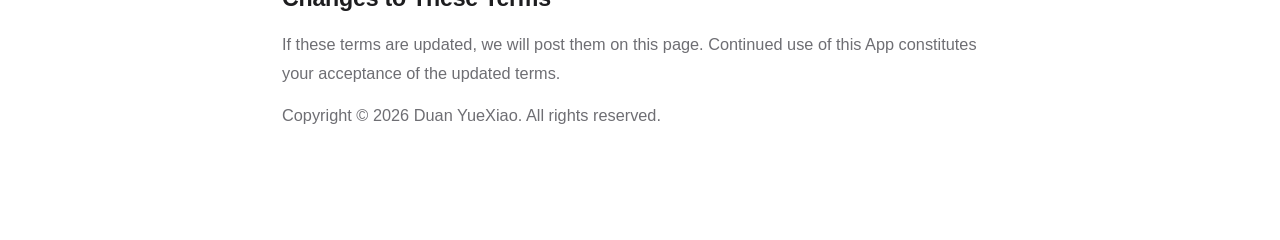
<file: terms.html>
<!DOCTYPE html>
<html lang="en">
<head>
<meta charset="UTF-8">
<meta name="viewport" content="width=device-width, initial-scale=1, viewport-fit=cover">
<meta name="theme-color" content="#ffffff">
<title>Terms of Use — PriPassword</title>
<meta name="description" content="PriPassword 使用条款：App Store 与购买、跨设备同步年订阅与自动续订说明、7 天免费试用与首次同步免费规则、数据与退款。">
<link rel="icon" type="image/png" sizes="32x32" href="assets/AppIcon-32.png">
<link rel="apple-touch-icon" sizes="180x180" href="assets/AppIcon-180.png">
<link rel="stylesheet" href="css/style.css">
<script>
document.documentElement.className += ' js';
try{
  var _p = new URLSearchParams(location.search);
  var _codes = ['zh-CN','zh-TW','en','ja','de','fr','ko','es','pt','it'];
  var _t = _p.get('theme');
  if(_t !== 'dark' && _t !== 'light'){
    _t = (window.matchMedia && window.matchMedia('(prefers-color-scheme: dark)').matches) ? 'dark' : 'light';
  }
  document.documentElement.setAttribute('data-theme', _t);
  var _meta = document.querySelector('meta[name="theme-color"]');
  if(_meta){ _meta.setAttribute('content', _t === 'dark' ? '#000000' : '#ffffff'); }
  if(_p.get('embed') === '1' || _p.get('embed') === 'true'){ document.documentElement.classList.add('embed'); }
  var _lang = _p.get('lang');
  if(_codes.indexOf(_lang) < 0){
    try { _lang = localStorage.getItem('pp_doc_lang'); } catch(e){ _lang = null; }
    if(_codes.indexOf(_lang) < 0){ _lang = 'en'; }
  }
  document.documentElement.setAttribute('data-lang', _lang);
}catch(e){}
</script>
</head>
<body>



<main class="doc">
  <div class="doc__inner">
    <div class="doc__langwrap"><select id="langSelect" class="doc__lang"></select></div>

    <div id="docBody">
<div class="lang-block" data-lang="zh-CN" hidden>
  <h1 class="doc__title">使用条款</h1>
  <p class="doc__meta">最后更新：2026 年 11 月 1 日</p>
  <h2>App Store 与购买</h2>
  <p>本 App 通过 App Store 分发，订阅与购买由 Apple 处理，并受 Apple 相关条款约束（含 Apple 标准最终用户许可协议，详见：<a class="link" href="https://www.apple.com/legal/internet-services/itunes/dev/stdeula/">Apple Standard EULA</a>）。</p>
  <h2>免费与订阅</h2>
  <ul>
    <li>本 App 的核心功能（密码管理、密码生成器、本地加密存储、TOTP、CSV 导出等）在单台设备上<strong>免费</strong>使用；</li>
    <li>「跨设备同步」是一项<strong>自动续订的年订阅</strong>；首发期间享优惠价格，具体价格与货币以 App Store 显示为准；</li>
    <li>订阅会在当前周期结束前至少 24 小时未被取消的情况下自动续订；</li>
    <li>续订费用将在当前周期结束前 24 小时内从你的 Apple 账户扣除；</li>
    <li>你可随时在「系统设置 → Apple ID → 订阅」中管理或取消订阅；取消后，已付费的周期内仍可继续使用；</li>
    <li>在同一 Apple 账户下的设备上，可通过 App 内「恢复购买」恢复已购订阅。</li>
  <li>订阅费用一经支付，当前周期不可退款；退款事宜按 Apple 的退款政策统一由 Apple 处理。</li>
  </ul>
  <h2>免费试用</h2>
  <ul>
    <li>跨设备同步为 App Store 订阅，包含由 Apple 管理的 <strong>7 天免费试用</strong>；试用期间免费，结束后自动转为付费年订阅并按年费自动续订，可随时取消。</li>
    <li>此外，你可<strong>免费完成一次首次同步</strong>作为体验——只有第一次同步真正成功完成才消耗名额，打开页面、取消配对或连接失败均不消耗；</li>
    <li>在试用期结束前取消订阅，不会产生任何费用；</li>
    <li>试用或订阅到期后，各设备上已有的密码<strong>不会被删除</strong>，只是暂时无法再发起新的同步。</li>
  </ul>
  <h2>你的数据</h2>
  <p>所有数据仅保存在你的设备上，并以加密保护；我们不收集、不存储、也不传输你的保险库数据。删除本 App 或使用「删除所有数据」将彻底清除本机数据且无法恢复——请以设备之间的同步作为备份手段。</p>
  <h2>条款的变更</h2>
  <p>如本条款更新，将在本页面公布。继续使用本 App 即表示你接受更新后的条款。</p>
  <p class="doc__meta">Copyright © 2026 段月骁. 保留所有权利。</p>
</div>

<div class="lang-block" data-lang="zh-TW" hidden>
  <h1 class="doc__title">使用條款</h1>
  <p class="doc__meta">最後更新：2026 年 11 月 1 日</p>
  <h2>App Store 與購買</h2>
  <p>本 App 透過 App Store 分發，訂閱與購買由 Apple 處理，並受 Apple 相關條款約束（含 Apple 標準最終用戶授權協議，詳見：<a class="link" href="https://www.apple.com/legal/internet-services/itunes/dev/stdeula/">Apple Standard EULA</a>）。</p>
  <h2>免費與訂閱</h2>
  <ul>
    <li>本 App 的核心功能（密碼管理、密碼產生器、本機加密儲存、TOTP、CSV 匯出等）在單台裝置上<strong>免費</strong>使用；</li>
    <li>「跨裝置同步」是一項<strong>自動續訂的年訂閱</strong>；首發期間享優惠價格，實際價格與幣別以 App Store 顯示為準；</li>
    <li>訂閱會在目前的週期結束前至少 24 小時未被取消的情況下自動續訂；</li>
    <li>續訂費用將於目前週期結束前 24 小時內從你的 Apple 帳號扣款；</li>
    <li>你可隨時於「設定 → Apple ID → 訂閱」中管理或取消訂閱；取消後，已付費的週期內仍可繼續使用；</li>
    <li>在同一 Apple 帳號下的裝置上，可透過 App 內的「恢復購買」恢復已購訂閱。</li>
  <li>訂閱費用一經支付，當前週期不可退款；退款事宜按 Apple 的退款政策統一由 Apple 處理。</li>
  </ul>
  <h2>免費試用</h2>
  <ul>
    <li>跨裝置同步為 App Store 訂閱，包含由 Apple 管理的 <strong>7 天免費試用</strong>；試用期間免費，結束後自動轉為付費年訂閱並按年費自動續訂，可隨時取消。</li>
    <li>此外，你可<strong>免費完成一次首次同步</strong>作為體驗——只有第一次同步真正成功完成才消耗名額，開啟頁面、取消配對或連線失敗均不消耗；</li>
    <li>若在試用期結束前取消訂閱，不會產生任何費用；</li>
    <li>試用或訂閱到期後，各裝置上已有的密碼<strong>不會被刪除</strong>，只是暫時無法再發起新的同步。</li>
  </ul>
  <h2>你的資料</h2>
  <p>所有資料僅儲存在你的裝置上，並以加密保護；我們不收集、不儲存、也不傳輸你的保險庫資料。刪除本 App 或使用「刪除所有資料」將徹底清除本機資料且無法復原——請以裝置之間的同步作為備份手段。</p>
  <h2>條款的變更</h2>
  <p>若本條款更新，將於本頁面公布。繼續使用本 App 即表示你接受更新後的條款。</p>
  <p class="doc__meta">Copyright © 2026 段月骁. 保留所有權利。</p>
</div>

<div class="lang-block" data-lang="en" hidden>
  <h1 class="doc__title">Terms of Use</h1>
  <p class="doc__meta">Last updated: November 1, 2026</p>
  <h2>App Store and Purchases</h2>
  <p>This App is distributed through the App Store. Subscriptions and purchases are handled by Apple and are subject to Apple's relevant terms (including the Apple Standard End-User License Agreement; see: <a class="link" href="https://www.apple.com/legal/internet-services/itunes/dev/stdeula/">Apple Standard EULA</a>).</p>
  <h2>Free and Subscription</h2>
  <ul>
    <li>The core features of this App (password management, generator, local encrypted storage, TOTP, CSV export, and more) are <strong>free</strong> on a single device;</li>
    <li>"Cross-device sync" is an <strong>auto-renewable annual subscription</strong>; it is offered at a discounted price during the launch period, and the exact price and currency are shown in the App Store;</li>
    <li>The subscription automatically renews unless canceled at least 24 hours before the end of the current period;</li>
    <li>Renewal charges will be made to your Apple Account within 24 hours before the end of the current period;</li>
    <li>You can manage or cancel your subscription at any time in Settings → Apple ID → Subscriptions; after cancellation, you can continue using the paid period until it ends;</li>
    <li>On a device under the same Apple Account, you can restore your purchased subscription via "Restore Purchases" in the App.</li>
  <li>Once paid, the current subscription period is non-refundable. Any refund is handled by Apple under its refund policy.</li>
  </ul>
  <h2>Free Trial</h2>
  <ul>
    <li>Cross-device sync is an App Store subscription that includes a <strong>7-day free trial</strong> managed by Apple. The trial is free; when it ends, it automatically becomes a paid annual subscription and renews each year until you cancel.</li>
    <li>In addition, you can complete <strong>one free first sync</strong> as a trial — only a sync that actually completes successfully for the first time consumes the allowance; simply opening the page, canceling the pairing, or a failed connection does not consume it;</li>
    <li>If you cancel the subscription before the trial ends, you will not be charged;</li>
    <li>After the trial or subscription expires, passwords already on your devices will <strong>not be deleted</strong>; you just won't be able to start new syncs temporarily.</li>
  </ul>
  <h2>Your Data</h2>
  <p>All data is stored only on your device and protected by encryption; we do not collect, store, or transmit your vault data. Deleting the App or using "Delete All Data" will permanently erase local data with no way to recover it — please use sync between your devices as your backup.</p>
  <h2>Changes to These Terms</h2>
  <p>If these terms are updated, we will post them on this page. Continued use of this App constitutes your acceptance of the updated terms.</p>
  <p class="doc__meta">Copyright © 2026 Duan YueXiao. All rights reserved.</p>
</div>

<div class="lang-block" data-lang="ja" hidden>
  <h1 class="doc__title">利用規約</h1>
  <p class="doc__meta">最終更新：2026年11月1日</p>
  <h2>App Store と購入</h2>
  <p>本 App は App Store を通じて配布されています。サブスクリプションと購入は Apple が処理し、Apple の関連条項（Apple 標準エンドユーザー使用許諾契約書を含む。詳細：<a class="link" href="https://www.apple.com/legal/internet-services/itunes/dev/stdeula/">Apple Standard EULA</a>）の対象となります。</p>
  <h2>無料とサブスクリプション</h2>
  <ul>
    <li>本 App の基本機能（パスワード管理、生成器、ローカル暗号化保存、TOTP、CSV エクスポートなど）は、単一のデバイス上で<strong>無料</strong>で利用できます；</li>
    <li>「デバイス間同期」は<strong>自動更新の年額サブスクリプション</strong>です；ローンチ期間中は割引価格で提供され、正確な価格と通貨は App Store に表示されます；</li>
    <li>サブスクリプションは、現在の期間が終了する前に少なくとも 24 時間前にキャンセルされない限り、自動的に更新されます；</li>
    <li>更新料金は、現在の期間が終了する 24 時間以内にあなたの Apple アカウントに請求されます；</li>
    <li>いつでも「設定 → Apple ID → サブスクリプション」でサブスクリプションを管理またはキャンセルできます。キャンセル後も、支払い済みの期間中は引き続き利用できます；</li>
    <li>同じ Apple アカウントのデバイスでは、App 内の「購入を復元」から購入済みのサブスクリプションを復元できます。</li>
  <li>一度支払われた料金は、現在の契約期間について返金されません。返金については Apple の返金ポリシーに基づき Apple が対応します。</li>
  </ul>
  <h2>無料試用</h2>
  <ul>
    <li>デバイス間同期は App Store のサブスクリプションであり、Apple が管理する <strong>7 日間の無料試用</strong>を含みます。試用期間中は無料で、終了後に自動的に有料の年額サブスクリプションに移行して毎年自動更新され、いつでもキャンセルできます。</li>
    <li>さらに、体験として<strong>最初の同期を 1 回無料で</strong>完了できます——初回の同期が実際に正常に完了した場合にのみ消費され、ページを開いただけ、ペアリングをキャンセルした、または接続に失敗した場合は消費されません；</li>
    <li>試用期間終了前にサブスクリプションをキャンセルした場合、料金は発生しません；</li>
    <li>試用またはサブスクリプションの有効期限が切れても、各デバイスに既にあるパスワードは<strong>削除されません</strong>。一時的に新しい同期を開始できないだけです。</li>
  </ul>
  <h2>お客様のデータ</h2>
  <p>すべてのデータはお客様のデバイス上にのみ保存され、暗号化によって保護されます；当社はお客様の保護庫データを収集、保存、送信することはありません。App を削除するか「すべてのデータを削除」を使用すると、デバイス上のデータは完全に消去され復元できません——デバイス間の同期をバックアップとしてご利用ください。</p>
  <h2>規約の変更</h2>
  <p>本規約を更新する場合、このページで公表します。本 App の継続利用は、更新後の規約への同意とみなされます。</p>
  <p class="doc__meta">Copyright © 2026 Duan YueXiao. 無断複製・転載を禁じます。</p>
</div>

<div class="lang-block" data-lang="de" hidden>
  <h1 class="doc__title">Nutzungsbedingungen</h1>
  <p class="doc__meta">Zuletzt aktualisiert: 1. November 2026</p>
  <h2>App Store und Käufe</h2>
  <p>Diese App wird über den App Store vertrieben. Abos und Käufe werden von Apple abgewickelt und unterliegen Apples entsprechenden Bedingungen (einschließlich der Apple Standard End-User License Agreement; siehe: <a class="link" href="https://www.apple.com/legal/internet-services/itunes/dev/stdeula/">Apple Standard EULA</a>).</p>
  <h2>Kostenlos und Abonnement</h2>
  <ul>
    <li>Die Kernfunktionen dieser App (Passwortverwaltung, Generator, lokale verschlüsselte Speicherung, TOTP, CSV-Export und mehr) sind auf einem einzelnen Gerät <strong>kostenlos</strong>;</li>
    <li>„Geräteübergreifende Synchronisierung" ist ein <strong>automatisch verlängerndes Jahresabonnement</strong>; es wird während der Einführungsphase zu einem vergünstigten Preis angeboten, und der genaue Preis sowie die Währung werden im App Store angezeigt;</li>
    <li>Das Abonnement verlängert sich automatisch, sofern es nicht mindestens 24 Stunden vor Ablauf des laufenden Zeitraums gekündigt wird;</li>
    <li>Verlängerungsgebühren werden innerhalb von 24 Stunden vor Ablauf des laufenden Zeitraums von Ihrem Apple-Konto abgebucht;</li>
    <li>Sie können Ihr Abonnement jederzeit in Einstellungen → Apple-Konto → Abos verwalten oder kündigen; nach der Kündigung können Sie den bezahlten Zeitraum bis zu seinem Ende weiter nutzen;</li>
    <li>Auf einem Gerät unter demselben Apple-Konto können Sie das erworbene Abonnement über „Käufe wiederherstellen" in der App wiederherstellen.</li>
  <li>Sobald gezahlt, ist der aktuelle Abrechnungszeitraum nicht erstattungsfähig. Etwaige Rückerstattungen erfolgen über Apple gemäß dessen Rückerstattungsrichtlinie.</li>
  </ul>
  <h2>Kostenlose Testversion</h2>
  <ul>
    <li>Die geräteübergreifende Synchronisierung ist ein App Store-Abonnement, das ein von Apple verwaltetes <strong>7-tägiges kostenloses Probeabo</strong> umfasst. Die Probezeit ist kostenlos; nach ihrem Ende wird es automatisch zu einem kostenpflichtigen Jahresabonnement und verlängert sich jährlich, bis du kündigst.</li>
    <li>Zusätzlich können Sie <strong>eine kostenlose erste Synchronisierung</strong> als Test absolvieren — nur eine Synchronisierung, die beim ersten Mal tatsächlich erfolgreich abgeschlossen wird, verbraucht das Kontingent; das bloße Öffnen der Seite, das Abbrechen der Kopplung oder eine fehlgeschlagene Verbindung verbrauchen es nicht;</li>
    <li>Wenn Sie das Abonnement vor Ablauf der Probezeit kündigen, fallen keine Kosten an;</li>
    <li>Nach Ablauf der Probezeit oder des Abonnements werden die auf Ihren Geräten vorhandenen Passwörter <strong>nicht gelöscht</strong>; Sie können lediglich vorübergehend keine neuen Synchronisierungen starten.</li>
  </ul>
  <h2>Ihre Daten</h2>
  <p>Alle Daten werden ausschließlich auf Ihrem Gerät gespeichert und durch Verschlüsselung geschützt; wir erfassen, speichern oder übertragen Ihre Tresordaten nicht. Wenn Sie die App löschen oder „Alle Daten löschen" verwenden, werden die lokalen Daten unwiderruflich gelöscht und können nicht wiederhergestellt werden — nutzen Sie die Synchronisierung zwischen Ihren Geräten als Sicherung.</p>
  <h2>Änderungen dieser Bedingungen</h2>
  <p>Wenn diese Bedingungen aktualisiert werden, veröffentlichen wir sie auf dieser Seite. Die fortgesetzte Nutzung dieser App gilt als Ihre Zustimmung zu den aktualisierten Bedingungen.</p>
  <p class="doc__meta">Copyright © 2026 Duan YueXiao. Alle Rechte vorbehalten.</p>
</div>

<div class="lang-block" data-lang="fr" hidden>
  <h1 class="doc__title">Conditions d'utilisation</h1>
  <p class="doc__meta">Dernière mise à jour : 1er novembre 2026</p>
  <h2>App Store et achats</h2>
  <p>Cette App est distribuée via l'App Store. Les abonnements et achats sont gérés par Apple et soumis à ses conditions applicables (y compris la Apple Standard End-User License Agreement ; voir : <a class="link" href="https://www.apple.com/legal/internet-services/itunes/dev/stdeula/">Apple Standard EULA</a>).</p>
  <h2>Gratuit et abonnement</h2>
  <ul>
    <li>Les fonctionnalités de base de cette App (gestion des mots de passe, générateur, stockage chiffré local, TOTP, export CSV, etc.) sont <strong>gratuites</strong> sur un seul appareil ;</li>
    <li>« La synchronisation multi-appareils » est un <strong>abonnement annuel à renouvellement automatique</strong> ; il est proposé à un prix réduit pendant la période de lancement, et le prix exact et la devise sont indiqués dans l'App Store ;</li>
    <li>L'abonnement se renouvelle automatiquement, sauf si vous l'annulez au moins 24 heures avant la fin de la période en cours ;</li>
    <li>Les frais de renouvellement sont débités sur votre compte Apple dans les 24 heures précédant la fin de la période en cours ;</li>
    <li>Vous pouvez gérer ou annuler votre abonnement à tout moment dans Réglages → Identifiant Apple → Abonnements ; après annulation, vous pouvez continuer à utiliser la période payée jusqu'à sa fin ;</li>
    <li>Sur un appareil associé au même compte Apple, vous pouvez restaurer l'abonnement acheté via « Restaurer les achats » dans l'App.</li>
  <li>Une fois payée, la période d'abonnement en cours n'est pas remboursable. Tout remboursement est géré par Apple conformément à sa politique de remboursement.</li>
  </ul>
  <h2>Essai gratuit</h2>
  <ul>
    <li>La synchronisation multi-appareils est un abonnement App Store qui inclut un <strong>essai gratuit de 7 jours</strong> géré par Apple. L'essai est gratuit ; à son terme, il devient automatiquement un abonnement annuel payant et se renouvelle chaque année sauf annulation.</li>
    <li>En outre, vous pouvez effectuer <strong>une première synchronisation gratuite</strong> à titre d'essai — seule une synchronisation réellement menée à bien pour la première fois consomme le quota ; le simple fait d'ouvrir la page, d'annuler l'appairage ou un échec de connexion ne le consomme pas ;</li>
    <li>Si vous annulez l'abonnement avant la fin de la période d'essai, aucun frais ne sera facturé ;</li>
    <li>Après l'expiration de l'essai ou de l'abonnement, les mots de passe déjà présents sur vos appareils <strong>ne seront pas supprimés</strong> ; vous ne pourrez simplement plus lancer de nouvelles synchronisations temporairement.</li>
  </ul>
  <h2>Vos données</h2>
  <p>Toutes les données sont stockées uniquement sur votre appareil et protégées par chiffrement ; nous ne collectons, ne stockons ni ne transmettons vos données de coffre. Supprimer l'App ou utiliser « Supprimer toutes les données » effacera définitivement les données locales sans possibilité de récupération — utilisez la synchronisation entre vos appareils comme sauvegarde.</p>
  <h2>Modifications des présentes conditions</h2>
  <p>Si ces conditions sont mises à jour, nous les publierons sur cette page. Toute utilisation continue de l'App vaut acceptation des conditions mises à jour.</p>
  <p class="doc__meta">Copyright © 2026 Duan YueXiao. Tous droits réservés.</p>
</div>

<div class="lang-block" data-lang="ko" hidden>
  <h1 class="doc__title">이용 약관</h1>
  <p class="doc__meta">최종 업데이트: 2026년 11월 1일</p>
  <h2>App Store 및 구매</h2>
  <p>이 App은 App Store를 통해 배포됩니다. 구독 및 구매는 Apple이 처리하며 Apple의 관련 약관(Apple 표준 최종 사용자 라이선스 계약 포함, 자세히: <a class="link" href="https://www.apple.com/legal/internet-services/itunes/dev/stdeula/">Apple Standard EULA</a>)의 적용을 받습니다.</p>
  <h2>무료 및 구독</h2>
  <ul>
    <li>본 App의 핵심 기능(비밀번호 관리, 생성기, 로컬 암호화 저장, TOTP, CSV 내보내기 등)은 단일 기기에서 <strong>무료</strong>입니다;</li>
    <li>"기기 간 동기화"는 <strong>자동 갱신 연간 구독</strong>입니다; 출시 기간에는 할인 가격으로 제공되며, 정확한 가격과 통화는 App Store에 표시됩니다;</li>
    <li>구독은 현재 기간이 끝나기 최소 24시간 전에 취소하지 않는 한 자동으로 갱신됩니다;</li>
    <li>갱신 요금은 현재 기간이 끝나기 24시간 이내에 Apple 계정에서 청구됩니다;</li>
    <li>언제든 '설정 → Apple ID → 구독'에서 구독을 관리하거나 취소할 수 있습니다; 취소 후에도 결제한 기간은 종료 시까지 계속 이용할 수 있습니다;</li>
    <li>동일한 Apple 계정의 기기에서 App 내 '구매 복원'을 통해 구매한 구독을 복원할 수 있습니다.</li>
  <li>한 번 결제된 현재 구독 기간은 환불되지 않습니다. 환불은 Apple의 환불 정책에 따라 Apple이 처리합니다.</li>
  </ul>
  <h2>무료 체험</h2>
  <ul>
    <li>기기 간 동기화는 Apple이 관리하는 <strong>7일 무료 체험</strong>이 포함된 App Store 구독입니다. 체험 기간은 무료이며, 종료 시 자동으로 유료 연간 구독으로 전환되어 매년 자동 갱신되며 언제든 취소할 수 있습니다.</li>
    <li>또한 경험 삼아 <strong>첫 동기화를 한 번 무료로</strong> 완료할 수 있습니다 — 최초로 동기화가 실제로 성공적으로 완료된 경우에만 할당량이 소진되며, 페이지를 열기만 하거나 페어링을 취소하거나 연결에 실패한 경우에는 소진되지 않습니다;</li>
    <li>체험 기간이 끝나기 전에 구독을 취소하면 요금이 부과되지 않습니다;</li>
    <li>체험 또는 구독이 만료된 후에도 기기에 이미 있는 비밀번호는 <strong>삭제되지 않습니다</strong>; 다만 새 동기화를 일시적으로 시작할 수 없게 됩니다.</li>
  </ul>
  <h2>귀하의 데이터</h2>
  <p>모든 데이터는 귀하의 기기에만 저장되며 암호화로 보호됩니다; 당사는 귀하의 금고 데이터를 수집, 저장 또는 전송하지 않습니다. App을 삭제하거나 '모든 데이터 삭제'를 사용하면 로컬 데이터가 영구적으로 지워지고 복구할 수 없습니다 — 기기 간 동기화를 백업 수단으로 이용하세요.</p>
  <h2>약관의 변경</h2>
  <p>본 약관이 업데이트되면 이 페이지에 게시합니다. 본 App의 계속 사용은 업데이트된 약관에 동의하는 것으로 간주됩니다.</p>
  <p class="doc__meta">Copyright © 2026 Duan YueXiao. 모든 권리를 보유합니다.</p>
</div>

<div class="lang-block" data-lang="es" hidden>
  <h1 class="doc__title">Términos de uso</h1>
  <p class="doc__meta">Última actualización: 1 de noviembre de 2026</p>
  <h2>App Store y compras</h2>
  <p>Esta App se distribuye a través del App Store. Las suscripciones y compras las gestiona Apple y están sujetas a sus términos aplicables (incluida la Apple Standard End-User License Agreement; ver: <a class="link" href="https://www.apple.com/legal/internet-services/itunes/dev/stdeula/">Apple Standard EULA</a>).</p>
  <h2>Gratis y suscripción</h2>
  <ul>
    <li>Las funciones principales de esta App (gestión de contraseñas, generador, almacenamiento cifrado local, TOTP, exportación CSV, etc.) son <strong>gratuitas</strong> en un único dispositivo;</li>
    <li>«Sincronización entre dispositivos» es una <strong>suscripción anual de renovación automática</strong>; se ofrece a un precio reducido durante el periodo de lanzamiento, y el precio exacto y la moneda se muestran en el App Store;</li>
    <li>La suscripción se renueva automáticamente a menos que se cancele al menos 24 horas antes del final del periodo en curso;</li>
    <li>Los cargos de renovación se cobrarán a tu cuenta de Apple dentro de las 24 horas anteriores al final del periodo en curso;</li>
    <li>Puedes gestionar o cancelar tu suscripción en cualquier momento en Ajustes → ID de Apple → Suscripciones; tras la cancelación, puedes seguir usando el periodo pagado hasta que termine;</li>
    <li>En un dispositivo bajo la misma cuenta de Apple, puedes restaurar la suscripción comprada mediante «Restaurar compras» en la App.</li>
  <li>Una vez pagado, el periodo de suscripción en curso no es reembolsable. Cualquier reembolso lo gestiona Apple según su política de reembolso.</li>
  </ul>
  <h2>Prueba gratuita</h2>
  <ul>
    <li>La sincronización entre dispositivos es una suscripción del App Store que incluye una <strong>prueba gratuita de 7 días</strong> gestionada por Apple. La prueba es gratuita; al finalizar, se convierte automáticamente en una suscripción anual de pago y se renueva cada año salvo que la canceles.</li>
    <li>Además, puedes completar <strong>una primera sincronización gratuita</strong> como prueba — solo una sincronización que se complete realmente con éxito por primera vez consume la asignación; simplemente abrir la page, cancelar el emparejamiento o un fallo de conexión no la consumen;</li>
    <li>Si cancelas la suscripción antes de que termine la prueba, no se te cobrará nada;</li>
    <li>Tras el vencimiento de la prueba o la suscripción, las contraseñas ya existentes en tus dispositivos <strong>no se eliminarán</strong>; simplemente no podrás iniciar nuevas sincronizaciones temporalmente.</li>
  </ul>
  <h2>Tus datos</h2>
  <p>Todos los datos se almacenan únicamente en tu dispositivo y están protegidos por cifrado; no recopilamos, almacenamos ni transmitimos tus datos del vault. Eliminar la App o usar «Eliminar todos los datos» borrará permanentemente los datos locales sin posibilidad de recuperación — usa la sincronización entre tus dispositivos como copia de seguridad.</p>
  <h2>Cambios en estos términos</h2>
  <p>Si estos términos se actualizan, los publicaremos en esta página. El uso continuado de la App constituye tu aceptación de los términos actualizados.</p>
  <p class="doc__meta">Copyright © 2026 Duan YueXiao. Todos los derechos reservados.</p>
</div>

<div class="lang-block" data-lang="pt" hidden>
  <h1 class="doc__title">Termos de uso</h1>
  <p class="doc__meta">Última atualização: 1 de novembro de 2026</p>
  <h2>App Store e compras</h2>
  <p>Este App é distribuído pela App Store. As assinaturas e compras são processadas pela Apple e estão sujeitas aos seus termos aplicáveis (incluindo a Apple Standard End-User License Agreement; ver: <a class="link" href="https://www.apple.com/legal/internet-services/itunes/dev/stdeula/">Apple Standard EULA</a>).</p>
  <h2>Gratuito e assinatura</h2>
  <ul>
    <li>Os recursos principais deste App (gerenciamento de senhas, gerador, armazenamento criptografado local, TOTP, exportação CSV, etc.) são <strong>gratuitos</strong> em um único dispositivo;</li>
    <li>«Sincronização entre dispositivos» é uma <strong>assinatura anual de renovação automática</strong>; é oferecida com desconto durante o período de lançamento, e o preço exato e a moeda são exibidos na App Store;</li>
    <li>A assinatura renova automaticamente, a menos que seja cancelada pelo menos 24 horas antes do fim do período atual;</li>
    <li>As cobranças de renovação serão feitas na sua conta Apple dentro de 24 horas antes do fim do período atual;</li>
    <li>Você pode gerenciar ou cancelar sua assinatura a qualquer momento em Ajustes → ID Apple → Assinaturas; após o cancelamento, você pode continuar usando o período pago até o seu fim;</li>
    <li>Em um dispositivo sob a mesma conta Apple, você pode restaurar a assinatura adquirida via «Restaurar Compras» no App.</li>
  <li>Após o pagamento, o período de assinatura atual não é reembolsável. Qualquer reembolso é tratado pela Apple conforme sua política de reembolso.</li>
  </ul>
  <h2>Teste grátis</h2>
  <ul>
    <li>A sincronização entre dispositivos é uma assinatura da App Store que inclui um <strong>teste grátis de 7 dias</strong> gerenciado pela Apple. O teste é gratuito; ao terminar, passa automaticamente a uma assinatura anual paga e renova todo ano a menos que você cancele.</li>
    <li>Além disso, você pode concluir <strong>uma primeira sincronização grátis</strong> como teste — apenas uma sincronização que realmente seja concluída com sucesso pela primeira vez consome a cota; simplesmente abrir a página, cancelar o emparelhamento ou uma falha de conexão não a consomem;</li>
    <li>Se você cancelar a assinatura antes do fim do teste, nenhuma taxa será cobrada;</li>
    <li>Após o vencimento do teste ou da assinatura, as senhas já existentes nos seus dispositivos <strong>não serão excluídas</strong>; você simplesmente não poderá iniciar novas sincronizações temporariamente.</li>
  </ul>
  <h2>Seus dados</h2>
  <p>Todos os dados são armazenados apenas no seu dispositivo e protegidos por criptografia; não coletamos, armazenamos nem transmitimos os seus dados do cofre. Excluir o App ou usar «Excluir todos os dados» apagará permanentemente os dados locais sem possibilidade de recuperação — use a sincronização entre os seus dispositivos como backup.</p>
  <h2>Alterações a estes termos</h2>
  <p>Se estes termos forem atualizados, publicaremos nesta página. O uso continuado do App constitui sua aceitação dos termos atualizados.</p>
  <p class="doc__meta">Copyright © 2026 Duan YueXiao. Todos os direitos reservados.</p>
</div>

<div class="lang-block" data-lang="it" hidden>
  <h1 class="doc__title">Termini di utilizzo</h1>
  <p class="doc__meta">Ultimo aggiornamento: 1 novembre 2026</p>
  <h2>App Store e acquisti</h2>
  <p>Questa App è distribuita tramite l'App Store. Abbonamenti e acquisti sono gestiti da Apple e soggetti ai suoi termini applicabili (inclusa la Apple Standard End-User License Agreement; vedi: <a class="link" href="https://www.apple.com/legal/internet-services/itunes/dev/stdeula/">Apple Standard EULA</a>).</p>
  <h2>Gratuito e abbonamento</h2>
  <ul>
    <li>Le funzioni principali di questa App (gestione delle password, generatore, archiviazione cifrata locale, TOTP, esportazione CSV, ecc.) sono <strong>gratuite</strong> su un singolo dispositivo;</li>
    <li>«Sincronizzazione tra dispositivi» è un <strong>abbonamento annuale a rinnovo automatico</strong>; è offerto a un prezzo scontato durante il periodo di lancio e il prezzo esatto e la valuta sono mostrati nell'App Store;</li>
    <li>L'abbonamento si rinnova automaticamente a meno che non venga annullato almeno 24 ore prima della fine del periodo corrente;</li>
    <li>Gli addebiti di rinnovo saranno addebitati sul tuo account Apple entro 24 ore prima della fine del periodo corrente;</li>
    <li>Puoi gestire o annullare il tuo abbonamento in qualsiasi momento in Impostazioni → ID Apple → Abbonamenti; dopo l'annullamento, puoi continuare a usare il periodo pagato fino alla sua fine;</li>
    <li>Su un dispositivo con lo stesso account Apple, puoi ripristinare l'abbonamento acquistato tramite «Ripristina acquisti» nell'App.</li>
  <li>Una volta pagato, il periodo di abbonamento corrente non è rimborsabile. Eventuali rimborsi sono gestiti da Apple secondo la sua politica di rimborso.</li>
  </ul>
  <h2>Prova gratuita</h2>
  <ul>
    <li>La sincronizzazione tra dispositivi è un abbonamento App Store che include una <strong>prova gratuita di 7 giorni</strong> gestita da Apple. La prova è gratuita; alla scadenza diventa automaticamente un abbonamento annuale a pagamento e si rinnova ogni anno salvo annullamento.</li>
    <li>Inoltre, puoi completare <strong>una prima sincronizzazione gratuita</strong> come prova — solo una sincronizzazione realmente completata con successo per la prima volta consuma la dotazione; aprire semplicemente la pagina, annullare l'abbinamento o un errore di connessione non la consumano;</li>
    <li>Se annulli l'abbonamento prima della fine del periodo di prova, non ti sarà addebitato alcun importo;</li>
    <li>Dopo la scadenza della prova o dell'abbonamento, le password già presenti sui tuoi dispositivi <strong>non verranno eliminate</strong>; potrai semplicemente avviare nuove sincronizzazioni solo temporaneamente.</li>
  </ul>
  <h2>I tuoi dati</h2>
  <p>Tutti i dati sono archiviati solo sul tuo dispositivo e protetti dalla crittografia; non raccogliamo, archiviamo né trasmettiamo i tuoi dati del caveau. Eliminare l'App o usare «Elimina tutti i dati» cancellerà definitivamente i dati locali senza possibilità di recupero — usa la sincronizzazione tra i tuoi dispositivi come backup.</p>
  <h2>Modifiche a questi termini</h2>
  <p>Se questi termini vengono aggiornati, li pubblicheremo su questa pagina. L'uso continuato dell'App costituisce l'accettazione da parte tua dei termini aggiornati.</p>
  <p class="doc__meta">Copyright © 2026 Duan YueXiao. Tutti i diritti riservati.</p>
</div>
    </div>
  </div>
</main>

<script>
(function(){
  var LANGS = [
    { code: 'zh-CN', label: '简体中文', title: "使用条款" },
    { code: 'zh-TW', label: '繁體中文', title: "使用條款" },
    { code: 'en', label: 'English', title: "Terms of Use" },
    { code: 'ja', label: '日本語', title: "利用規約" },
    { code: 'de', label: 'Deutsch', title: "Nutzungsbedingungen" },
    { code: 'fr', label: 'Français', title: "Conditions d'utilisation" },
    { code: 'ko', label: '한국어', title: "이용 약관" },
    { code: 'es', label: 'Español', title: "Términos de uso" },
    { code: 'pt', label: 'Português', title: "Termos de uso" },
    { code: 'it', label: 'Italiano', title: "Termini di utilizzo" }
  ];
  var codes = LANGS.map(function(l){ return l.code; });
  function blocks(){ return document.querySelectorAll('#docBody > .lang-block'); }
  function apply(lang){
    var bs = blocks(), found = false, first = null;
    bs.forEach(function(b){
      if(!first) first = b;
      if(b.getAttribute('data-lang') === lang) found = true;
    });
    if(!found && first){ lang = (first.getAttribute('data-lang') || 'zh-CN'); }
    document.documentElement.setAttribute('data-lang', lang);
    document.documentElement.lang = lang;
    try { localStorage.setItem('pp_doc_lang', lang); } catch(e){}
    var meta = LANGS.filter(function(l){ return l.code === lang; })[0];
    if(meta) document.title = meta.title + ' — PriPassword';
  }
  function init(){
    var sel = document.getElementById('langSelect');
    LANGS.forEach(function(l){
      var op = document.createElement('option');
      op.value = l.code; op.textContent = l.label;
      if(sel) sel.appendChild(op);
    });
    var saved = null; try { saved = localStorage.getItem('pp_doc_lang'); } catch(e){}
    var nav = (navigator.language || 'zh-CN').toLowerCase();
    var params = {}; try { new URLSearchParams(location.search).forEach(function(v,k){ params[k] = v; }); } catch(e){}
    var theme = (params.theme === 'dark' || params.theme === 'light') ? params.theme : null;
    if(theme){ document.documentElement.setAttribute('data-theme', theme); }
    var metaTheme = document.querySelector('meta[name="theme-color"]');
    if(metaTheme){
      var isDark = theme === 'dark' || (theme !== 'light' && window.matchMedia && window.matchMedia('(prefers-color-scheme: dark)').matches);
      metaTheme.setAttribute('content', isDark ? '#000000' : '#ffffff');
    }
    var embed = (params.embed === '1' || params.embed === 'true');
    if(embed){ document.documentElement.classList.add('embed'); }
    var initLang = (params.lang && codes.indexOf(params.lang) >= 0) ? params.lang
                 : (saved && codes.indexOf(saved) >= 0) ? saved
                 : 'en';
    if(params.lang){ try { localStorage.setItem('pp_doc_lang', initLang); } catch(e){} }
    if(sel){
      sel.value = initLang;
      sel.addEventListener('change', function(){ apply(sel.value); });
    }
    apply(initLang);
  }
  if(document.readyState !== 'loading') init(); else document.addEventListener('DOMContentLoaded', init);
})();
</script>

</body>
</html>
</file>
<file: css/style.css>
/* ==========================================================================
   PriPassword — 官网样式（苹果风格）
   ========================================================================== */

:root{
  --ink:#1d1d1f;
  --ink-2:#6e6e73;
  --ink-3:#86868b;
  --bg:#ffffff;
  --alt:#f5f5f7;
  --dark:#000000;
  --dark-ink:#f5f5f7;
  --dark-ink-2:#a1a1a6;
  --accent:#0071e3;
  --accent-hover:#0077ed;
  --accent-soft:#2997ff;
  --line:rgba(0,0,0,.10);
  --line-dark:rgba(255,255,255,.14);
  --radius:22px;
  --radius-lg:32px;
  --nav-h:52px;
  --wrap:1120px;
  --font:-apple-system,BlinkMacSystemFont,"SF Pro Display","SF Pro Text","PingFang SC","Hiragino Sans GB","Helvetica Neue",Helvetica,Arial,sans-serif;
}

/* ---------- 深色模式：跟随系统(prefers-color-scheme) 或 ?theme=dark 显式指定 ---------- */
@media (prefers-color-scheme: dark){
  :root:not([data-theme="light"]){
    --ink:#f5f5f7;
    --ink-2:#a1a1a6;
    --ink-3:#86868b;
    --bg:#000000;
    --alt:#1c1c1e;
    --line:rgba(255,255,255,.14);
  }
}
:root[data-theme="dark"]{
  --ink:#f5f5f7;
  --ink-2:#a1a1a6;
  --ink-3:#86868b;
  --bg:#000000;
  --alt:#1c1c1e;
  --line:rgba(255,255,255,.14);
}

*,*::before,*::after{box-sizing:border-box;}
html{scroll-behavior:smooth;-webkit-text-size-adjust:100%;}
body{
  margin:0;
  font-family:var(--font);
  color:var(--ink);
  background:var(--bg);
  line-height:1.5;
  -webkit-font-smoothing:antialiased;
  text-rendering:optimizeLegibility;
  overflow-x:hidden;
}
img{max-width:100%;display:block;}
a{color:inherit;text-decoration:none;}
h1,h2,h3,p{margin:0;}
ul{margin:0;padding:0;list-style:none;}

.wrap{width:100%;max-width:var(--wrap);margin:0 auto;padding:0 22px;}

/* ---------- 顶栏 ---------- */
.nav{
  position:fixed;inset:0 0 auto 0;z-index:100;
  height:var(--nav-h);
  backdrop-filter:saturate(180%) blur(20px);
  -webkit-backdrop-filter:saturate(180%) blur(20px);
  background:rgba(255,255,255,.72);
  border-bottom:1px solid transparent;
  transition:background .3s ease,border-color .3s ease;
}
.nav.is-scrolled{background:rgba(255,255,255,.86);border-bottom-color:var(--line);}
.nav__inner{
  max-width:var(--wrap);margin:0 auto;height:100%;padding:0 22px;
  display:flex;align-items:center;gap:26px;
}
.nav__brand{display:flex;align-items:center;gap:9px;font-weight:600;font-size:18px;letter-spacing:-.01em;}
.nav__logo{width:26px;height:26px;border-radius:7px;flex:none;}
.nav__links{display:flex;gap:30px;margin-left:auto;font-size:13.5px;color:var(--ink);}
.nav__links a{opacity:.82;transition:opacity .2s ease;}
.nav__links a:hover{opacity:1;}
.nav__cta{
  font-size:13.5px;font-weight:500;color:#fff;background:var(--accent);
  padding:7px 15px;border-radius:980px;transition:background .2s ease,transform .2s ease;
}
.nav__cta:hover{background:var(--accent-hover);}
.nav__menu{display:none;background:none;border:0;width:30px;height:30px;position:relative;cursor:pointer;padding:0;}
.nav__menu span{position:absolute;left:6px;right:6px;height:1.8px;background:var(--ink);border-radius:2px;transition:transform .3s ease,top .3s ease;}
.nav__menu span:nth-child(1){top:11px;}
.nav__menu span:nth-child(2){top:18px;}
.nav__menu[aria-expanded="true"] span:nth-child(1){top:15px;transform:rotate(45deg);}
.nav__menu[aria-expanded="true"] span:nth-child(2){top:15px;transform:rotate(-45deg);}
.nav__drawer{
  display:none;flex-direction:column;gap:2px;
  background:rgba(255,255,255,.96);
  backdrop-filter:blur(20px);-webkit-backdrop-filter:blur(20px);
  padding:8px 22px 16px;border-bottom:1px solid var(--line);
}
.nav__drawer a{padding:12px 2px;font-size:17px;border-bottom:1px solid var(--line);}
.nav__drawer a:last-child{border-bottom:0;}
.nav__drawer.is-open{display:flex;}

/* ---------- 按钮 ---------- */
.btn{display:inline-flex;align-items:center;gap:6px;font-size:17px;font-weight:500;border-radius:980px;transition:background .2s ease,color .2s ease,transform .2s ease;}
.btn--primary{background:var(--accent);color:#fff;padding:12px 24px;}
.btn--primary:hover{background:var(--accent-hover);}
.btn--link{color:var(--accent);padding:12px 4px;}
.btn--link:hover{text-decoration:underline;}
.btn--link svg{width:16px;height:16px;transition:transform .2s ease;}
.btn--link:hover svg{transform:translateX(3px);}

/* ---------- Hero ---------- */
.hero{
  position:relative;
  padding:calc(var(--nav-h) + 72px) 22px 96px;
  display:grid;grid-template-columns:1.05fr .95fr;gap:48px;align-items:center;
  max-width:var(--wrap);margin:0 auto;
  overflow:visible;
}
.hero::before{
  content:"";position:absolute;z-index:-1;top:-20%;left:50%;transform:translateX(-50%);
  width:120vw;height:120vh;
  background:radial-gradient(60% 55% at 50% 30%,rgba(0,113,227,.10),rgba(0,113,227,0) 70%);
  pointer-events:none;
}
.eyebrow{
  color:var(--accent);font-weight:600;font-size:15px;letter-spacing:.01em;margin-bottom:16px;
}
.hero h1{
  font-size:clamp(2.6rem,6vw,4.6rem);
  line-height:1.04;letter-spacing:-.025em;font-weight:700;
}
.lede{
  margin-top:22px;font-size:clamp(1.05rem,1.6vw,1.32rem);
  color:var(--ink-2);max-width:34em;line-height:1.45;
}
.lede strong{color:var(--ink);font-weight:600;}
.hero__actions{display:flex;flex-wrap:wrap;align-items:center;gap:22px;margin-top:30px;}
.hero__meta{margin-top:22px;font-size:14px;color:var(--ink-3);}

.hero__art{position:relative;display:flex;justify-content:center;align-items:center;min-height:520px;}
.chip{
  position:absolute;display:flex;align-items:center;gap:8px;
  background:rgba(255,255,255,.9);backdrop-filter:blur(14px);-webkit-backdrop-filter:blur(14px);
  border:1px solid var(--line);border-radius:980px;padding:8px 15px;
  font-size:13px;font-weight:500;box-shadow:0 10px 30px rgba(0,0,0,.10);
  white-space:nowrap;
}
.chip--tl{top:8%;left:-6%;}
.chip--tr{top:30%;right:-8%;}
.chip--br{bottom:12%;right:-4%;}
.dot{width:8px;height:8px;border-radius:50%;}
.dot--blue{background:var(--accent);}
.dot--green{background:#30d158;}

/* ---------- 手机外壳 ---------- */
.device{
  position:relative;width:288px;
  aspect-ratio:393 / 852;
  background:linear-gradient(150deg,#313136,#0b0b0d);
  border-radius:52px;padding:12px;
  box-shadow:0 40px 80px -20px rgba(0,0,0,.45),0 2px 0 rgba(255,255,255,.14) inset,0 0 0 2px rgba(255,255,255,.06) inset;
}
.device--lg{width:328px;}
.device--sm{width:212px;border-radius:40px;padding:9px;}
.device__screen{position:relative;width:100%;height:100%;border-radius:42px;overflow:hidden;background:#000;}
.device--sm .device__screen{border-radius:32px;}
.device__screen img{width:100%;height:100%;object-fit:cover;}
.device__screen::after{
  content:"";position:absolute;top:12px;left:50%;transform:translateX(-50%);
  width:24%;height:26px;background:#000;border-radius:20px;
}
.device--sm .device__screen::after{height:18px;width:26%;top:9px;}
.device__screen::before{
  content:"";position:absolute;inset:0;z-index:3;pointer-events:none;
  background:linear-gradient(120deg,rgba(255,255,255,.16),rgba(255,255,255,0) 42%);
}

/* ---------- 通用 Section ---------- */
.section{padding:112px 0;}
.section--alt{background:var(--alt);}
.section--dark{background:var(--dark);color:var(--dark-ink);}
.section--dark .eyebrow{color:var(--accent-soft);}
.section__head{max-width:760px;margin:0 auto 68px;text-align:center;}
.section__head h2{font-size:clamp(1.9rem,4.2vw,3.2rem);line-height:1.1;letter-spacing:-.02em;font-weight:700;}
.section__sub{margin-top:20px;font-size:clamp(1rem,1.5vw,1.22rem);color:var(--ink-2);line-height:1.5;}
.section--dark .section__sub{color:var(--dark-ink-2);}
.section__foot{max-width:760px;margin:56px auto 0;text-align:center;font-size:14.5px;color:var(--ink-3);}
.section--dark .section__foot{color:var(--dark-ink-2);}

/* ---------- 图文分栏 ---------- */
.split{display:grid;grid-template-columns:minmax(260px,.85fr) 1.15fr;gap:64px;align-items:center;}
.split--reverse .split__media{order:2;}
.split--reverse .facts{order:1;}
.split__media{display:flex;justify-content:center;}

.facts{display:grid;gap:30px;}
.fact h3{font-size:1.18rem;font-weight:600;letter-spacing:-.01em;margin-bottom:8px;}
.fact p{color:var(--ink-2);font-size:1rem;line-height:1.55;}
.fact p strong{color:var(--ink);font-weight:600;}
.section--dark .fact h3{color:#fff;}
.section--dark .fact p{color:var(--dark-ink-2);}
.section--dark .fact p strong{color:#fff;}

/* ---------- 功能网格 ---------- */
.grid{display:grid;grid-template-columns:repeat(4,1fr);gap:20px;}
.card{
  background:#fff;border-radius:var(--radius);padding:28px 24px;
  border:1px solid var(--line);
  box-shadow:0 1px 2px rgba(0,0,0,.03),0 12px 30px -18px rgba(0,0,0,.18);
  transition:transform .3s cubic-bezier(.2,.7,.2,1),box-shadow .3s ease;
}
.card:hover{transform:translateY(-5px);box-shadow:0 20px 40px -18px rgba(0,0,0,.28);}
.card__icon{
  width:46px;height:46px;border-radius:13px;display:grid;place-items:center;
  background:rgba(0,113,227,.10);color:var(--accent);margin-bottom:18px;
}
.card__icon svg{width:24px;height:24px;}
.card h3{font-size:1.06rem;font-weight:600;margin-bottom:9px;}
.card p{font-size:.95rem;color:var(--ink-2);line-height:1.55;}

/* ---------- 截图长廊（Apple 风格横滑） ---------- */
.gallery{
  display:flex;gap:22px;justify-content:flex-start;
  overflow-x:auto;padding:8px 4px 26px;margin-top:60px;
  scroll-snap-type:x mandatory;-webkit-overflow-scrolling:touch;
}
.gallery__item{flex:0 0 auto;scroll-snap-align:center;text-align:center;margin:0;}
.gallery__item figcaption{margin-top:18px;font-size:14.5px;color:var(--ink-2);}
.gallery__item img.shot{
  width:250px;max-width:76vw;border-radius:34px;display:block;
  box-shadow:0 26px 52px -24px rgba(0,0,0,.38);background:#000;
}
@media(max-width:640px){.gallery__item img.shot{width:208px;}}

/* ---------- 价格 ---------- */
.plans{display:grid;grid-template-columns:1fr 1fr;gap:26px;max-width:900px;margin:0 auto;}
.plan{
  background:#0d0d0f;border:1px solid var(--line-dark);border-radius:var(--radius-lg);
  padding:38px 32px;position:relative;
}
.plan--feature{
  background:linear-gradient(180deg,#0f1620,#0b0c0e);
  border-color:rgba(41,151,255,.5);
  box-shadow:0 30px 60px -30px rgba(41,151,255,.4);
}
.plan__badge{
  position:absolute;top:-13px;left:32px;background:var(--accent);color:#fff;
  font-size:12.5px;font-weight:600;padding:5px 13px;border-radius:980px;
}
.plan h3{font-size:1.5rem;font-weight:600;color:#fff;}
.plan__price{font-size:2.2rem;font-weight:700;margin-top:8px;color:#fff;letter-spacing:-.02em;}
.plan__note{color:var(--dark-ink-2);font-size:14px;margin-top:4px;}
.plan ul{margin-top:24px;display:grid;gap:12px;}
.plan li{position:relative;padding-left:26px;font-size:.96rem;color:var(--dark-ink);}
.plan li::before{
  content:"";position:absolute;left:0;top:8px;width:9px;height:9px;border-radius:50%;
  background:var(--accent-soft);
}
.pricing__notes{max-width:820px;margin:48px auto 0;display:grid;gap:12px;}
.pricing__notes p{font-size:14.5px;color:var(--dark-ink-2);text-align:center;}
.pricing__notes strong{color:#fff;font-weight:600;}

/* ---------- 结尾 ---------- */
.closing{padding:120px 0;text-align:center;}
.closing__inner h2{font-size:clamp(1.9rem,4.4vw,3.2rem);line-height:1.1;letter-spacing:-.02em;font-weight:700;}
.closing__inner .hero__actions{justify-content:center;}

/* ---------- 页脚 ---------- */
.footer{background:var(--alt);padding:56px 0 40px;border-top:1px solid var(--line);}
.footer__top{display:flex;justify-content:space-between;align-items:center;flex-wrap:wrap;gap:20px;padding-bottom:26px;border-bottom:1px solid var(--line);}
.footer__links{display:flex;gap:26px;font-size:14px;color:var(--ink-2);}
.footer__links a:hover{color:var(--ink);}
.footer__bottom{padding-top:24px;display:grid;gap:10px;}
.footer__bottom p{font-size:12.5px;color:var(--ink-3);line-height:1.6;max-width:70em;}
.footer__copy{color:var(--ink-3);}
.footnote{font-size:12.5px;color:var(--ink-3);opacity:.8;line-height:1.6;margin-top:4px;}
.doc__langwrap{display:flex;justify-content:flex-end;margin:-4px 0 10px;}
.doc__lang{font:inherit;font-size:14px;color:var(--ink);background:rgba(120,120,128,.12);border:1px solid var(--line);border-radius:980px;padding:8px 32px 8px 14px;-webkit-appearance:none;appearance:none;cursor:pointer;background-image:linear-gradient(45deg,transparent 50%,currentColor 50%),linear-gradient(135deg,currentColor 50%,transparent 50%);background-position:calc(100% - 16px) 54%,calc(100% - 11px) 54%;background-size:5px 5px,5px 5px;background-repeat:no-repeat;}
.doc__lang:focus{outline:none;border-color:var(--ink-3);}

/* ---------- 语言可见性：首屏即按 <html data-lang> 显示对应语种，杜绝先英文后切换的闪烁 ---------- */
.lang-block{display:none;}
/* 无 JS 时的兜底：默认显示英文（原默认可见块） */
html:not([data-lang]) .lang-block[data-lang="en"]{display:block;}
html[data-lang="zh-CN"] .lang-block[data-lang="zh-CN"],
html[data-lang="zh-TW"] .lang-block[data-lang="zh-TW"],
html[data-lang="en"] .lang-block[data-lang="en"],
html[data-lang="ja"] .lang-block[data-lang="ja"],
html[data-lang="de"] .lang-block[data-lang="de"],
html[data-lang="fr"] .lang-block[data-lang="fr"],
html[data-lang="ko"] .lang-block[data-lang="ko"],
html[data-lang="es"] .lang-block[data-lang="es"],
html[data-lang="pt"] .lang-block[data-lang="pt"],
html[data-lang="it"] .lang-block[data-lang="it"]{display:block;}
.footnote sup{font-size:.72em;}

/* ---------- 入场动画（仅在 JS 可用时启用，避免无脚本时内容不可见） ---------- */
.js .reveal{opacity:0;transform:translateY(26px);transition:opacity .8s cubic-bezier(.2,.7,.2,1),transform .8s cubic-bezier(.2,.7,.2,1);}
.js .reveal.is-visible{opacity:1;transform:none;}

/* ---------- 文档页（隐私政策 / 支持 / 使用条款） ---------- */
.doc{padding:calc(var(--nav-h) + 64px) 0 96px;}
.doc__inner{max-width:760px;margin:0 auto;padding:0 22px;}
.doc__title{font-size:clamp(2rem,4.6vw,3rem);line-height:1.1;letter-spacing:-.02em;font-weight:700;}
.doc__meta{margin-top:14px;font-size:14px;color:var(--ink-3);}
.doc__back{display:inline-flex;align-items:center;gap:6px;margin-bottom:26px;font-size:14.5px;color:var(--accent);}
.doc__back:hover{text-decoration:underline;}
.doc__back svg{width:14px;height:14px;transform:rotate(180deg);}
.doc h2{font-size:1.45rem;font-weight:600;letter-spacing:-.01em;margin:46px 0 14px;}
.doc h3{font-size:1.1rem;font-weight:600;margin:30px 0 10px;}
.doc p{font-size:1.02rem;color:var(--ink-2);line-height:1.75;margin-bottom:14px;}
.doc ul{margin:0 0 16px;padding-left:22px;list-style:disc;}
.doc li{font-size:1.02rem;color:var(--ink-2);line-height:1.75;margin-bottom:8px;}
.doc li::marker{color:var(--ink-3);}
.doc strong{color:var(--ink);font-weight:600;}
.doc a.link{color:var(--accent);}
.doc a.link:hover{text-decoration:underline;}
.section--dark a.link{color:var(--accent-soft);}
.section--dark a.link:hover{text-decoration:underline;}
.doc__note{
  background:var(--alt);border-radius:var(--radius);padding:18px 22px;
  font-size:.95rem;color:var(--ink-2);line-height:1.65;margin:22px 0;
}
.doc__note strong{color:var(--ink);}
.doc__cards{display:grid;grid-template-columns:1fr 1fr;gap:18px;margin:26px 0 8px;}
.doc__cards a{
  display:block;background:#fff;border:1px solid var(--line);border-radius:var(--radius);
  padding:22px;transition:transform .3s cubic-bezier(.2,.7,.2,1),box-shadow .3s ease;
}
.doc__cards a:hover{transform:translateY(-4px);box-shadow:0 16px 36px -20px rgba(0,0,0,.25);}
.doc__cards h3{margin:0 0 6px;font-size:1.02rem;}
.doc__cards p{margin:0;font-size:.92rem;}
@media (max-width:640px){.doc__cards{grid-template-columns:1fr;}}

/* ---------- 嵌入 App（原生导航栏已显示标题）---------- */
/* 避免与原生导航栏标题重复；语言已由 App 下发，隐藏选择器；收紧顶部间距 */
html.embed .doc{padding-top:12px;padding-bottom:32px;}
html.embed .doc__title{display:none;}
html.embed .doc__langwrap{display:none;}
html.embed .doc__meta{margin-top:0;}

/* ---------- 响应式 ---------- */
@media (max-width:1040px){
  .grid{grid-template-columns:repeat(2,1fr);}
}
@media (max-width:900px){
  .nav__links,.nav__cta{display:none;}
  .nav__menu{display:block;margin-left:auto;}
  .hero{grid-template-columns:1fr;text-align:center;padding-top:calc(var(--nav-h) + 48px);}
  .hero__art{order:-1;min-height:auto;margin-bottom:32px;}
  .hero .lede{margin-left:auto;margin-right:auto;}
  .hero__actions{justify-content:center;}
  .chip{display:none;}
  .split{grid-template-columns:1fr;gap:44px;}
  .split--reverse .split__media{order:0;}
  .split--reverse .facts{order:0;}
  .plans{grid-template-columns:1fr;}
  .section{padding:84px 0;}
}
@media (max-width:560px){
  .grid{grid-template-columns:1fr;}
  .gallery{gap:34px;}
  .device--lg{width:262px;}
  .device{width:250px;}
  .device--sm{width:190px;}
  .hero{margin-bottom:8px;}
  .footer__top{flex-direction:column;align-items:flex-start;}
}

@media (prefers-reduced-motion:reduce){
  html{scroll-behavior:auto;}
  .reveal{opacity:1;transform:none;transition:none;}
  .card:hover{transform:none;}
}

/* ---------- 文档表格 ---------- */
.doc table{width:100%;border-collapse:collapse;margin:18px 0 22px;font-size:.96rem;background:var(--bg);border:1px solid var(--line);border-radius:14px;overflow:hidden;}
.doc thead th{background:var(--alt);color:var(--ink);text-align:left;font-weight:600;padding:12px 14px;border-bottom:1px solid var(--line);}
.doc tbody td{padding:12px 14px;border-bottom:1px solid var(--line);color:var(--ink-2);vertical-align:top;}
.doc tbody tr:last-child td{border-bottom:0;}
.doc tbody td:first-child{color:var(--ink);font-weight:500;}

/* 窄屏：表格固定布局 + 长单词断行，避免德/法/意等长词把页面撑出横向滚动 */
@media (max-width:640px){
  .doc table{table-layout:fixed;}
  .doc thead th,.doc tbody td{overflow-wrap:anywhere;word-break:break-word;}
}
</file>
